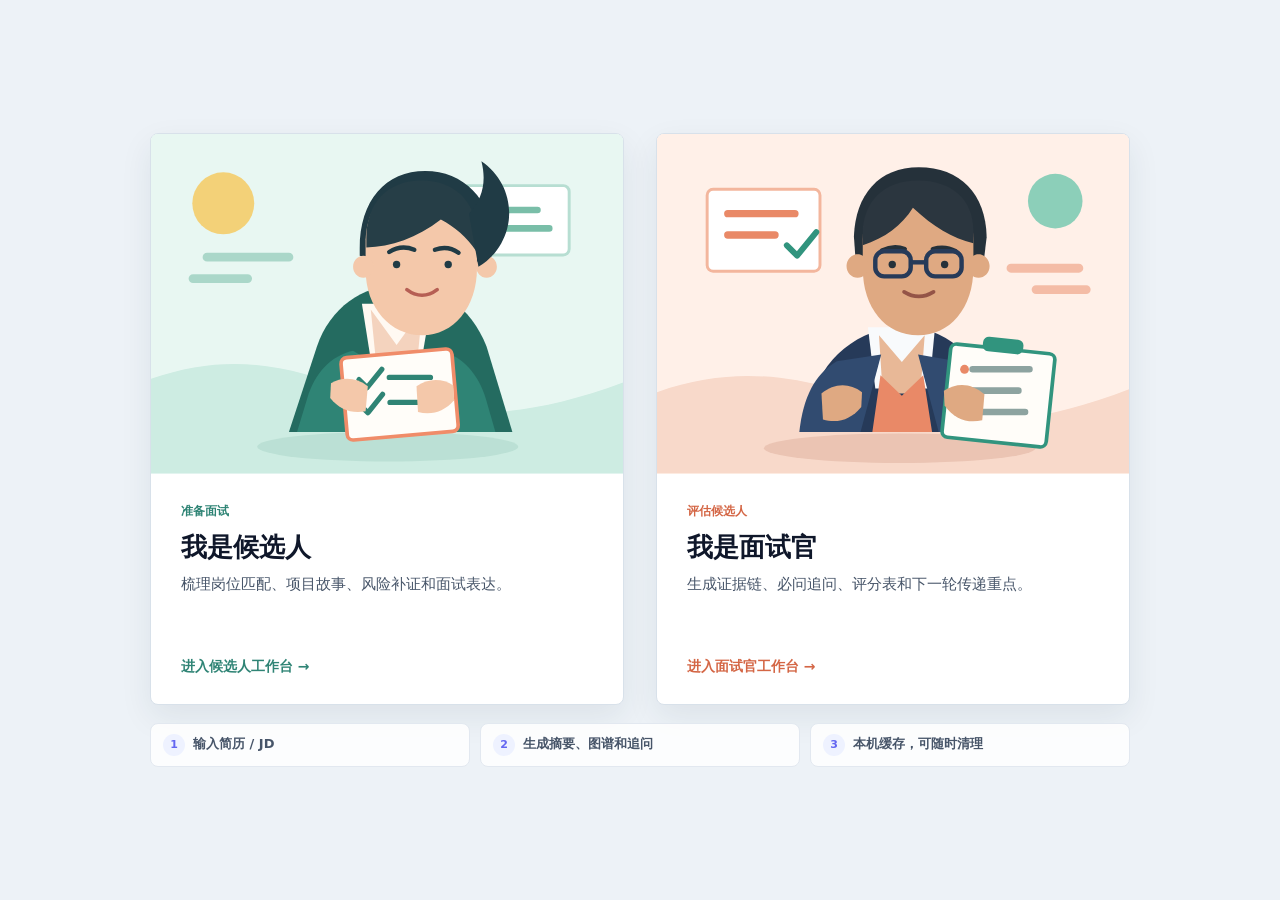
<file: apps/web/index.html>
<!doctype html>
<html lang="zh-CN" data-theme="light">
  <head>
    <meta charset="utf-8" />
    <meta name="viewport" content="width=device-width, initial-scale=1" />
    <title>OfferAgent 面试评估</title>
    <meta
      name="description"
      content="OfferAgent redesigned workspace for candidate preparation, interviewer evaluation, evidence graph, virtual committee, feedback, and offer simulation."
    />
    <link rel="stylesheet" href="./styles.css?v=web-20260710-8" />
  </head>
  <body class="onboarding-active" data-page-mode="candidate">
    <div class="app page view-workbench">
      <header class="header">
        <div class="header-brand brand">
          <div class="header-logo brand-mark">OA</div>
          <div class="header-title">
            <strong>OfferAgent 面试评估</strong>
            <span>Offer 沙盘 + 面试官视角库</span>
          </div>
        </div>

        <div class="header-actions">
          <div class="segmented audience-switch" role="tablist" aria-label="受众">
            <button class="active" type="button" data-audience-mode="candidate" aria-selected="true">候选人</button>
            <button type="button" data-audience-mode="interviewer" aria-selected="false">面试官</button>
          </div>
          <div class="segmented view-switch" role="tablist" aria-label="工作区视图">
            <button class="active" type="button" data-workspace-view="workbench" aria-selected="true">工作台</button>
            <button type="button" data-workspace-view="graph" aria-selected="false">图谱</button>
          </div>
          <label class="language-switch" aria-label="语言" hidden>
            <select id="language" class="lang-select">
              <option value="zh">中文</option>
              <option value="en">English</option>
            </select>
          </label>
        </div>
      </header>

      <main class="main-content" id="mainContent">
        <section class="persona-gate" id="personaGate" aria-label="选择使用身份">
          <div class="persona-gate-inner">
            <div class="persona-options" role="group" aria-label="选择使用身份">
              <button class="persona-option" type="button" data-persona-choice="candidate">
                <span class="persona-illustration" data-persona-illustration="candidate" aria-hidden="true"></span>
                <span class="persona-option-content">
                  <span class="persona-option-kicker">准备面试</span>
                  <strong id="persona-candidate-title">我是候选人</strong>
                  <small id="persona-candidate-description">梳理岗位匹配、项目故事、风险补证和面试表达。</small>
                  <span class="persona-option-action">进入候选人工作台 →</span>
                </span>
              </button>
              <button class="persona-option" type="button" data-persona-choice="interviewer">
                <span class="persona-illustration" data-persona-illustration="interviewer" aria-hidden="true"></span>
                <span class="persona-option-content">
                  <span class="persona-option-kicker">评估候选人</span>
                  <strong id="persona-interviewer-title">我是面试官</strong>
                  <small id="persona-interviewer-description">生成证据链、必问追问、评分表和下一轮传递重点。</small>
                  <span class="persona-option-action">进入面试官工作台 →</span>
                </span>
              </button>
            </div>
            <div class="persona-guide" aria-label="本地工作流说明">
              <span><strong>1</strong> 输入简历 / JD</span>
              <span><strong>2</strong> 生成摘要、图谱和追问</span>
              <span><strong>3</strong> 本机缓存，可随时清理</span>
            </div>
          </div>
        </section>

        <section class="primary-col config-view" id="configView" aria-label="工作台" tabindex="-1" hidden>
          <div class="card config-card" id="step1Card">
            <div class="card-header">
              <div class="card-header-left">
                <div class="card-step-badge section-icon-badge" aria-hidden="true">⚙</div>
                <div>
                  <div class="card-title" id="config-card-title">设置面试目标</div>
                  <div class="card-subtitle" id="config-card-subtitle">先完成岗位和阶段设置，模型配置可在高级设置中调整</div>
                </div>
              </div>
              <div class="config-quick-actions">
                <label class="sample-route-select">
                  <span>样例路线</span>
                  <select id="sampleScenario" class="field-select">
                    <option value="candidate_prep">候选人准备</option>
                    <option value="interviewer_eval">面试官评估</option>
                    <option value="offer_negotiation">Offer 谈判</option>
                  </select>
                </label>
                <button id="mockBtn" class="btn btn-secondary btn-sm" type="button">填充脱敏样例</button>
                <button id="clearCacheBtn" class="btn btn-ghost btn-sm" type="button">清理本机缓存</button>
              </div>
            </div>
            <div id="cacheStatus" class="cache-status" aria-live="polite">本机缓存：运行记录 0 条，反馈记录 0 条</div>
            <div id="cacheList" class="cache-list" hidden></div>
            <div class="card-body">
              <div class="model-sandbox-grid">
                <section class="sub-card sandbox-panel sub-panel" aria-label="Offer 沙盘">
                  <div class="sub-panel-head">
                    <span>面试目标与 Offer 约束</span>
                    <small>设置目标岗位、面试阶段和可选的谈薪约束</small>
                  </div>
                  <div class="form-row cols-3 compact-fields">
                    <label class="field">
                      <span class="field-label">目标岗位</span>
                      <select class="field-select" id="targetRole">
                        <option value="product_manager">产品经理</option>
                        <option value="developer">开发人员</option>
                        <option value="technical_support">技术支持人员</option>
                        <option value="sales">销售人员</option>
                      </select>
                    </label>
                    <label class="field">
                      <span class="field-label">候选人阶段</span>
                      <select class="field-select" id="candidateStage">
                        <option value="初筛">初筛</option>
                        <option value="业务一面" selected>业务一面</option>
                        <option value="业务终面">业务终面</option>
                        <option value="Offer 前">Offer 前</option>
                      </select>
                    </label>
                    <label class="field">
                      <span class="field-label">目标职级</span>
                      <input class="field-input" id="targetLevel" type="text" placeholder="例如 P6 / 中级岗位" autocomplete="off" />
                    </label>
                  </div>
                  <label class="field">
                    <span class="field-label">Offer / 谈薪约束（可选）</span>
                    <textarea class="field-textarea" id="offerConstraints" rows="3" placeholder="例如预算范围、竞品 Offer、到岗时间、团队紧急程度。"></textarea>
                  </label>
                </section>

                <details class="sub-card config-panel advanced-model-settings" id="advancedModelSettings">
                  <summary class="advanced-model-summary">
                    <span class="advanced-model-copy">
                      <strong id="config-title">高级设置：模型与代理</strong>
                      <small id="config-panel-hint">默认使用 Mock Demo，无需配置即可体验</small>
                    </span>
                    <span class="mode-indicator" id="modelMode">当前模式：Mock Demo</span>
                  </summary>
                  <div class="advanced-model-body">
                    <div class="form-row cols-2 compact-fields">
                      <label class="field">
                        <span class="field-label">模型服务商</span>
                        <select class="field-select" id="provider">
                          <option value="mock">Mock Demo</option>
                          <option value="openai">OpenAI 官方接口</option>
                          <option value="deepseek">DeepSeek 官方接口</option>
                          <option value="qwen">通义千问 / DashScope</option>
                          <option value="kimi">Kimi / Moonshot</option>
                          <option value="custom">代理 / 自定义接口</option>
                        </select>
                      </label>
                      <label class="field">
                        <span class="field-label">模型名称</span>
                        <input class="field-input" id="model" type="text" value="gpt-4.1-mini" autocomplete="off" />
                      </label>
                      <label class="field">
                        <span class="field-label">临时 API Key</span>
                        <input class="field-input" id="apiKey" type="password" placeholder="Mock 模式不需要 Key" autocomplete="off" spellcheck="false" />
                      </label>
                    <label class="field">
                      <span class="field-label">Base URL（可选）</span>
                      <input class="field-input" id="baseUrl" type="url" placeholder="https://your-worker.workers.dev" autocomplete="off" spellcheck="false" />
                    </label>
                  </div>
                  <div class="model-test-row">
                    <button id="testModelBtn" class="btn btn-secondary btn-sm" type="button">测试连接</button>
                    <span id="modelTestStatus" class="model-test-status" aria-live="polite">真实模型模式下可测试 Base URL、Key 和模型名。</span>
                  </div>
                </div>
              </details>
              </div>
            </div>
          </div>

          <div class="card input-card" id="step2Card">
            <div class="card-header">
              <div class="card-header-left">
                <div class="card-step-badge section-icon-badge" aria-hidden="true">📄</div>
                <div>
                  <div class="card-title" id="input-title">输入简历与 JD</div>
                  <div class="card-subtitle" id="input-card-subtitle">候选人简历与岗位 JD 左右布局，便于对照补充</div>
                </div>
              </div>
              <button id="clearBtn" class="btn btn-ghost btn-sm btn-danger" type="button">清空当前页面</button>
            </div>
            <div class="card-body">
              <div class="resume-jd-grid">
                <label class="field">
                  <span class="field-label">候选人简历</span>
                  <textarea class="field-textarea tall" id="resume" rows="10" placeholder="粘贴候选人简历文本。不建议在公共设备输入真实敏感信息。"></textarea>
                </label>
                <label class="field">
                  <span class="field-label">岗位 JD</span>
                  <textarea class="field-textarea tall" id="jobDescription" rows="10" placeholder="粘贴目标岗位 JD。"></textarea>
                </label>
              </div>
              <label class="field context-field">
                <span class="field-label">公司 / 面试上下文（可选）</span>
                <textarea class="field-textarea" id="companyContext" rows="3" placeholder="例如公司阶段、业务方向、目标职级、面试重点、薪资约束等。"></textarea>
              </label>
            </div>
          </div>

          <div class="card skill-card-wrap" id="step3Card">
            <div class="card-header">
              <div class="card-header-left">
                <div class="card-step-badge section-icon-badge" aria-hidden="true">👥</div>
                <div>
                  <div class="card-title" id="skill-card-title">选择面试官角色</div>
                  <div class="card-subtitle" id="skill-card-subtitle">勾选需要参与评估的虚拟面试官，不同角色提供不同视角的追问</div>
                </div>
              </div>
            </div>
            <div class="card-body">
              <div class="skill-grid" id="skillGrid">
                <label class="skill-card skill-card-item selected"><input class="skill-toggle" type="checkbox" value="hr" checked /><span class="skill-card-body"><strong>虚拟 HR 面试官</strong><small>深挖动机、岗位偏好、到岗约束和风险边界</small></span></label>
                <label class="skill-card skill-card-item selected"><input class="skill-toggle" type="checkbox" value="business" checked /><span class="skill-card-body"><strong>虚拟业务负责人</strong><small>结合 JD 思索业务判断、指标口径和结果归因</small></span></label>
                <label class="skill-card skill-card-item selected"><input class="skill-toggle" type="checkbox" value="project" checked /><span class="skill-card-body"><strong>虚拟项目推进面试官</strong><small>深挖里程碑、资源协调和复盘机制</small></span></label>
                <label class="skill-card skill-card-item"><input class="skill-toggle" type="checkbox" value="negotiation" /><span class="skill-card-body"><strong>虚拟谈薪顾问</strong><small>深挖机会标准、竞争 Offer 和谈薪策略</small></span></label>
                <label class="skill-card skill-card-item selected"><input class="skill-toggle" type="checkbox" value="decision" checked /><span class="skill-card-body"><strong>决策层压力官</strong><small>用预算、战略取舍和 ROI 压力测试判断</small></span></label>
              </div>
              <div class="generate-row">
                <div id="inputReadiness" class="input-readiness" aria-live="polite"></div>
                <button id="generateBtn" class="btn btn-primary btn-lg" type="button">生成报告</button>
                <p id="status" class="status" role="status">准备就绪。未配置 Key 时会使用 Mock Demo。</p>
              </div>
            </div>
          </div>
        </section>

        <section class="primary-col results-view" id="resultsView" aria-label="图谱与报告" style="display:none">
          <div class="tabs result-tabs" id="resultTabs" role="tablist" aria-label="结果视图">
            <button class="tab-btn active" type="button" data-result-view="report" aria-selected="true"><span class="tab-icon" aria-hidden="true">📝</span><span class="tab-label">报告预览</span></button>
            <button class="tab-btn" type="button" data-result-view="graph" aria-selected="false"><span class="tab-icon" aria-hidden="true">🔗</span><span class="tab-label">证据图谱</span></button>
            <button class="tab-btn" type="button" data-result-view="panel" aria-selected="false"><span class="tab-icon" aria-hidden="true">💬</span><span class="tab-label">虚拟委员会</span></button>
            <button class="tab-btn" type="button" data-result-view="summary" aria-selected="false"><span class="tab-icon" aria-hidden="true">📊</span><span class="tab-label">结果摘要</span></button>
          </div>

          <div class="results-grid">
            <section class="card result-panel report-panel active" data-panel="report" aria-labelledby="report-title">
              <div class="card-header report-head">
                <div class="card-header-left">
                  <div class="card-step-badge icon-badge" aria-hidden="true">📝</div>
                  <div>
                    <div class="card-title" id="report-title">评估报告</div>
                    <div class="card-subtitle">可从图谱节点、委员会发言弹窗追溯到报告段落</div>
                  </div>
                </div>
                <span id="runBadge" class="badge badge-info">尚未生成</span>
              </div>
              <div id="reportProgress" class="stream-progress report-progress" aria-label="报告生成进度"></div>
              <article id="report" class="report report-content empty" aria-live="polite">
                <div class="empty-state">
                  <span class="empty-mark">OA</span>
                  <h3>等待生成评估报告</h3>
                  <p>点击生成报告后会立即切换到图谱页面，生成完成后自动补齐报告、图谱、委员会和评分表。</p>
                </div>
              </article>
            </section>

            <section class="card result-panel graph-panel" data-panel="graph" aria-labelledby="graph-title">
              <div class="card-header graph-head">
                <div class="card-header-left">
                  <div class="card-step-badge icon-badge" aria-hidden="true">🔗</div>
                  <div>
                    <div class="card-title" id="graph-title">证据关系图谱</div>
                    <div class="card-subtitle">节点点击使用弹窗查看详情，并保留报告追溯能力</div>
                  </div>
                </div>
              </div>
              <section id="evidenceGraph" class="evidence-graph empty" aria-label="证据关系图谱"></section>
            </section>

            <section class="card result-panel panel-panel" data-panel="panel" aria-labelledby="virtual-panel-title">
              <div class="card-header">
                <div class="card-header-left">
                  <div class="card-step-badge icon-badge" aria-hidden="true">💬</div>
                  <div>
                    <div class="card-title" id="virtual-panel-title">虚拟委员会</div>
                    <div class="card-subtitle">纯文本流式讨论，发言和主持人总结可追溯</div>
                  </div>
                </div>
                <em id="virtualPanelChatStatus" class="badge badge-info">Waiting</em>
              </div>
              <div id="virtualPanelChat" class="virtual-panel-chat-body" aria-live="polite"></div>
            </section>

            <section class="card result-panel summary-panel" data-panel="summary" aria-labelledby="decision-summary-title">
              <div class="card-header">
                <div class="card-header-left">
                  <div class="card-step-badge icon-badge" aria-hidden="true">📊</div>
                  <div>
                    <div class="card-title" id="decision-summary-title">结果摘要</div>
                    <div class="card-subtitle">Offer 概率、证据缺口、反馈影响和阶段状态</div>
                  </div>
                </div>
                <div class="top-export-bar summary-export-actions" aria-label="导出报告">
                  <button id="copySummaryBtn" class="btn btn-secondary btn-sm" type="button" disabled>复制结论</button>
                  <button id="copyQuestionsBtn" class="btn btn-secondary btn-sm" type="button" disabled>复制追问</button>
                  <button id="copyPrepBtn" class="btn btn-secondary btn-sm" type="button" disabled>复制准备清单</button>
                  <button id="downloadMarkdownBtn" class="btn btn-secondary btn-sm" type="button" disabled>导出 Markdown</button>
                  <button id="copyAtsBtn" class="btn btn-secondary btn-sm" type="button" disabled>复制 ATS</button>
                  <button id="copyNotionBtn" class="btn btn-secondary btn-sm" type="button" disabled>复制 Notion</button>
                  <button id="downloadMdBtn" class="btn btn-secondary btn-sm" type="button" disabled hidden>导出候选人报告</button>
                  <button id="downloadInterviewerBtn" class="btn btn-secondary btn-sm" type="button" disabled hidden>导出面试官报告</button>
                  <button id="downloadOfferBtn" class="btn btn-secondary btn-sm" type="button" disabled hidden>导出 Offer 推演</button>
                </div>
              </div>
              <div id="decisionSummary" class="decision-summary empty" aria-live="polite"></div>
            </section>
          </div>
        </section>

        <aside class="secondary-col" id="sidebar" aria-label="侧边栏">
          <section class="card scorecard-card" id="scorecardCard" aria-labelledby="interviewer-scorecard-title">
            <div class="card-header compact-header">
              <div class="card-header-left">
                <div class="card-step-badge section-icon-badge" aria-hidden="true">📋</div>
                <div class="card-title" id="interviewer-scorecard-title">面试官评分表</div>
              </div>
              <span id="interviewerScorecardStatus" class="badge badge-info">待生成</span>
            </div>
            <div id="interviewerScorecard" class="interviewer-scorecard empty" aria-live="polite"></div>
          </section>

          <section class="card feedback-panel" id="feedbackCard" aria-labelledby="feedback-title">
            <div class="card-header compact-header">
              <div class="card-header-left">
                <div class="card-step-badge section-icon-badge feedback-icon-badge" aria-hidden="true">✍</div>
                <div>
                  <div class="card-title" id="feedback-title">人工反馈</div>
                </div>
              </div>
              <span class="badge badge-warn run-badge">本机浏览器保存</span>
            </div>
            <div class="feedback-form">
              <div class="form-row cols-2 compact-fields">
                <label class="field"><span class="field-label">是否同意系统判断</span><select class="field-select" id="feedbackAgreement"><option value="未反馈">未反馈</option><option value="同意">同意</option><option value="部分同意">部分同意</option><option value="不同意">不同意</option></select></label>
                <label class="field"><span class="field-label">追问是否可采用</span><select class="field-select" id="feedbackQuestionUse"><option value="未反馈">未反馈</option><option value="采用">采用</option><option value="改写采用">改写采用</option><option value="未采用">未采用</option></select></label>
                <label class="field"><span class="field-label">不同意原因</span><select class="field-select" id="feedbackDisagreementReason"><option value="未反馈">未反馈</option><option value="证据不足">证据不足</option><option value="权重不同">权重不同</option><option value="岗位理解不同">岗位理解不同</option><option value="系统误判">系统误判</option></select></label>
                <label class="field"><span class="field-label">证据是否充分</span><select class="field-select" id="feedbackEvidenceSufficiency"><option value="未反馈">未反馈</option><option value="充分">充分</option><option value="部分充分">部分充分</option><option value="不充分">不充分</option></select></label>
                <label class="field wide-field"><span class="field-label">面试后是否验证风险</span><select class="field-select" id="feedbackRiskValidation"><option value="未反馈">未反馈</option><option value="已证实">已证实</option><option value="已推翻">已推翻</option><option value="仍待验证">仍待验证</option></select></label>
              </div>
              <div class="feedback-notes-row">
                <label class="field feedback-notes"><span class="field-label">人工补充意见</span><textarea class="field-textarea" id="feedbackNotes" rows="4" placeholder="记录面试官的人工判断、新风险或需要写入报告的问题。"></textarea></label>
                <button id="appendFeedbackBtn" class="btn btn-primary feedback-append-btn" type="button" disabled>把反馈写入报告</button>
              </div>
              <div id="feedbackImpactPreview" class="feedback-impact-preview" aria-live="polite"></div>
            </div>
          </section>
        </aside>
      </main>
    </div>

    <script src="./src/domain-data.js?v=web-20260710-2"></script>
    <script src="./src/skill-registry.js?v=web-20260710-1"></script>
    <script src="./src/run-cache.js?v=web-20260710-2"></script>
    <script src="./src/input-readiness.js?v=web-20260710-1"></script>
    <script src="./src/persona-illustrations.js?v=web-20260710-1"></script>
    <script src="./src/i18n.js?v=web-20260710-7"></script>
    <script src="./src/localization-mappers.js?v=web-20260710-4"></script>
    <script src="./src/virtual-panel.js?v=web-20260710-2"></script>
    <script src="./src/evidence-graph.js?v=web-20260710-2"></script>
    <script src="./src/localized-run-view.js?v=web-20260710-5"></script>
    <script src="./src/graph-view.js?v=web-20260710-4"></script>
    <script src="./src/panel-view.js?v=web-20260710-1"></script>
    <script src="./src/report-builders.js?v=web-20260710-3"></script>
    <script src="./src/reports-view.js?v=web-20260710-5"></script>
    <script src="./src/model-client.js?v=web-20260710-6"></script>
    <script src="./src/report-export-template.js?v=web-20260710-2"></script>
    <script src="./src/pdf-export.js?v=web-20260710-1"></script>
    <script src="./src/feedback-engine.js?v=web-20260710-1"></script>
    <script src="./src/assessment-rules.js?v=web-20260710-1"></script>
    <script src="./src/report-content-helpers.js?v=web-20260710-2"></script>
    <script src="./src/evaluation-engine.js?v=web-20260710-1"></script>
    <script src="./app.js?v=web-20260710-23"></script>
  </body>
</html>
</file>
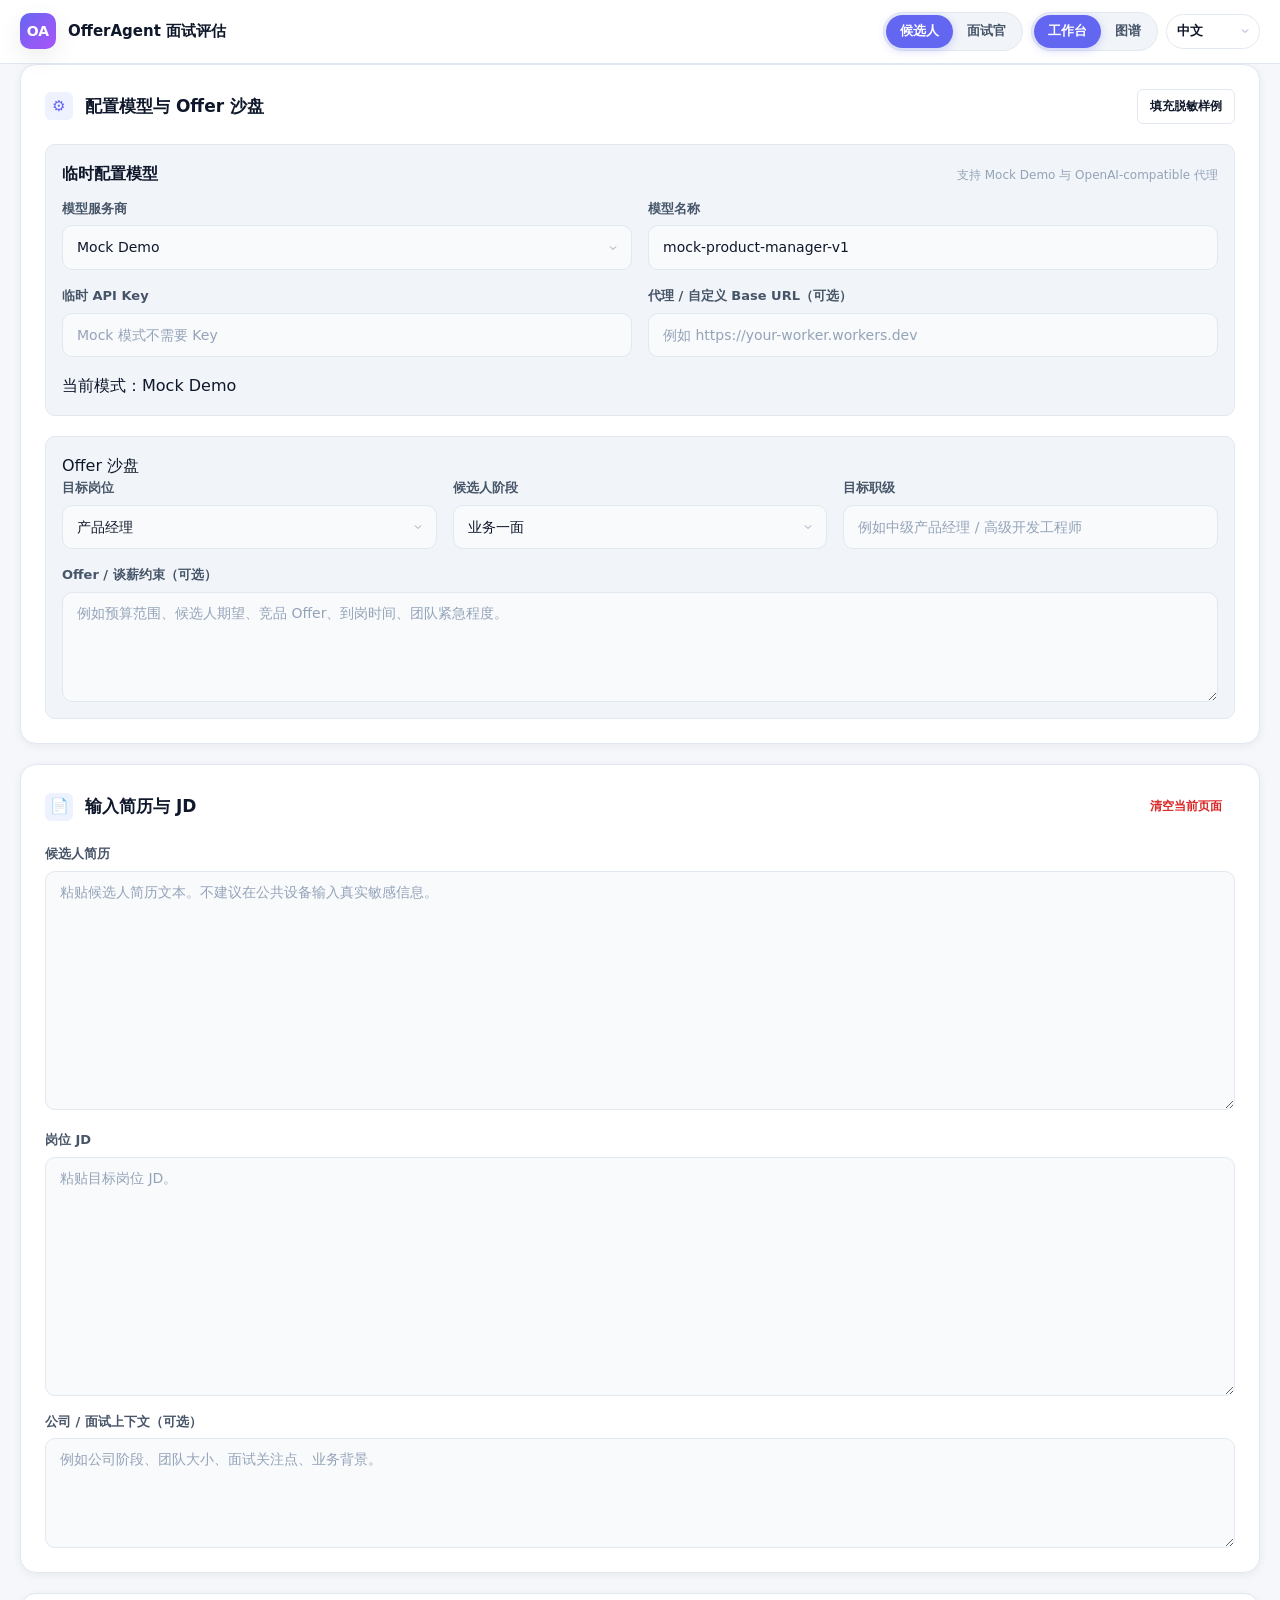
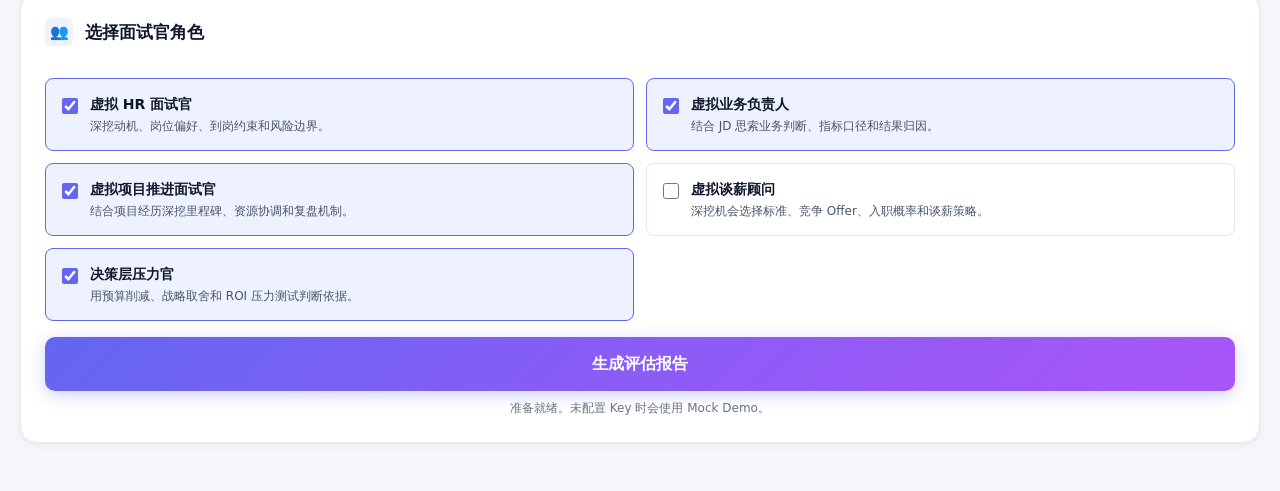
<file: apps/web2/index.html>
<!doctype html>
<html lang="zh-CN" data-theme="light">
  <head>
    <meta charset="utf-8" />
    <meta name="viewport" content="width=device-width, initial-scale=1" />
    <title>OfferAgent 面试评估</title>
    <meta
      name="description"
      content="OfferAgent redesigned workspace for candidate preparation, interviewer evaluation, evidence graph, virtual committee, feedback, and offer simulation."
    />
    <link rel="stylesheet" href="./styles.css?v=web2-20260709" />
  </head>
  <body data-page-mode="candidate">
    <div class="app page view-workbench">
      <header class="header">
        <div class="header-brand brand">
          <div class="header-logo brand-mark">OA</div>
          <div class="header-title">
            <strong>OfferAgent 面试评估</strong>
            <span>Offer 沙盘 + 面试官视角库</span>
          </div>
        </div>

        <div class="header-actions">
          <div class="segmented audience-switch" role="tablist" aria-label="受众">
            <button class="active" type="button" data-audience-mode="candidate" aria-selected="true">候选人</button>
            <button type="button" data-audience-mode="interviewer" aria-selected="false">面试官</button>
          </div>
          <div class="segmented view-switch" role="tablist" aria-label="工作区视图">
            <button class="active" type="button" data-workspace-view="workbench" aria-selected="true">工作台</button>
            <button type="button" data-workspace-view="graph" aria-selected="false">图谱</button>
          </div>
          <label class="language-switch" aria-label="语言">
            <select id="language" class="lang-select">
              <option value="zh">中文</option>
              <option value="en">English</option>
            </select>
          </label>
        </div>
      </header>

      <main class="main-content" id="mainContent">
        <section class="primary-col config-view" id="configView" aria-label="工作台">
          <div class="card config-card" id="step1Card">
            <div class="card-header">
              <div class="card-header-left">
                <div class="card-step-badge section-icon-badge" aria-hidden="true">⚙</div>
                <div>
                  <div class="card-title">配置模型与 Offer 沙盘</div>
                  <div class="card-subtitle">选择模型服务，设置岗位目标、阶段和谈薪约束</div>
                </div>
              </div>
              <button id="mockBtn" class="btn btn-secondary btn-sm" type="button">填充脱敏样例</button>
            </div>
            <div class="card-body">
              <div class="model-sandbox-grid">
                <section class="sub-card config-panel" aria-label="临时配置模型">
                  <div class="model-panel-head">
                    <span>临时配置模型</span>
                    <small>支持 Mock Demo 与 OpenAI-compatible 代理</small>
                  </div>
                  <div class="form-row cols-2 compact-fields">
                    <label class="field">
                      <span class="field-label">模型服务商</span>
                      <select class="field-select" id="provider">
                        <option value="mock">Mock Demo</option>
                        <option value="openai">OpenAI 官方接口</option>
                        <option value="deepseek">DeepSeek 官方接口</option>
                        <option value="qwen">通义千问 / DashScope</option>
                        <option value="kimi">Kimi / Moonshot</option>
                        <option value="custom">代理 / 自定义接口</option>
                      </select>
                    </label>
                    <label class="field">
                      <span class="field-label">模型名称</span>
                      <input class="field-input" id="model" type="text" value="gpt-4.1-mini" autocomplete="off" />
                    </label>
                    <label class="field">
                      <span class="field-label">临时 API Key</span>
                      <input class="field-input" id="apiKey" type="password" placeholder="Mock 模式不需要 Key" autocomplete="off" spellcheck="false" />
                    </label>
                    <label class="field">
                      <span class="field-label">Base URL（可选）</span>
                      <input class="field-input" id="baseUrl" type="url" placeholder="https://your-worker.workers.dev" autocomplete="off" spellcheck="false" />
                    </label>
                  </div>
                  <div class="mode-indicator" id="modelMode">当前模式：Mock Demo</div>
                </section>

                <section class="sub-card sandbox-panel sub-panel" aria-label="Offer 沙盘">
                  <div class="sub-panel-head">
                    <span>Offer 沙盘</span>
                    <small>模拟面试推进、录用风险和谈薪约束</small>
                  </div>
                  <div class="form-row cols-3 compact-fields">
                    <label class="field">
                      <span class="field-label">目标岗位</span>
                      <select class="field-select" id="targetRole">
                        <option value="product_manager">产品经理</option>
                        <option value="developer">开发人员</option>
                        <option value="technical_support">技术支持人员</option>
                        <option value="sales">销售人员</option>
                      </select>
                    </label>
                    <label class="field">
                      <span class="field-label">候选人阶段</span>
                      <select class="field-select" id="candidateStage">
                        <option value="初筛">初筛</option>
                        <option value="业务一面" selected>业务一面</option>
                        <option value="业务终面">业务终面</option>
                        <option value="Offer 前">Offer 前</option>
                      </select>
                    </label>
                    <label class="field">
                      <span class="field-label">目标职级</span>
                      <input class="field-input" id="targetLevel" type="text" placeholder="例如 P6 / 中级岗位" autocomplete="off" />
                    </label>
                  </div>
                  <label class="field">
                    <span class="field-label">Offer / 谈薪约束（可选）</span>
                    <textarea class="field-textarea" id="offerConstraints" rows="3" placeholder="例如预算范围、竞品 Offer、到岗时间、团队紧急程度。"></textarea>
                  </label>
                </section>
              </div>
            </div>
          </div>

          <div class="card input-card" id="step2Card">
            <div class="card-header">
              <div class="card-header-left">
                <div class="card-step-badge section-icon-badge" aria-hidden="true">📄</div>
                <div>
                  <div class="card-title">输入简历与 JD</div>
                  <div class="card-subtitle">候选人简历与岗位 JD 左右布局，便于对照补充</div>
                </div>
              </div>
              <button id="clearBtn" class="btn btn-ghost btn-sm btn-danger" type="button">清空当前页面</button>
            </div>
            <div class="card-body">
              <div class="resume-jd-grid">
                <label class="field">
                  <span class="field-label">候选人简历</span>
                  <textarea class="field-textarea tall" id="resume" rows="10" placeholder="粘贴候选人简历文本。不建议在公共设备输入真实敏感信息。"></textarea>
                </label>
                <label class="field">
                  <span class="field-label">岗位 JD</span>
                  <textarea class="field-textarea tall" id="jobDescription" rows="10" placeholder="粘贴目标岗位 JD。"></textarea>
                </label>
              </div>
              <label class="field context-field">
                <span class="field-label">公司 / 面试上下文（可选）</span>
                <textarea class="field-textarea" id="companyContext" rows="3" placeholder="例如公司阶段、业务方向、目标职级、面试重点、薪资约束等。"></textarea>
              </label>
            </div>
          </div>

          <div class="card skill-card-wrap" id="step3Card">
            <div class="card-header">
              <div class="card-header-left">
                <div class="card-step-badge section-icon-badge" aria-hidden="true">👥</div>
                <div>
                  <div class="card-title">选择面试官角色</div>
                  <div class="card-subtitle">勾选需要参与评估的虚拟面试官，不同角色提供不同视角的追问</div>
                </div>
              </div>
            </div>
            <div class="card-body">
              <div class="skill-grid" id="skillGrid">
                <label class="skill-card skill-card-item selected"><input class="skill-toggle" type="checkbox" value="hr" checked /><span class="skill-card-body"><strong>虚拟 HR 面试官</strong><small>深挖动机、岗位偏好、到岗约束和风险边界</small></span></label>
                <label class="skill-card skill-card-item selected"><input class="skill-toggle" type="checkbox" value="business" checked /><span class="skill-card-body"><strong>虚拟业务负责人</strong><small>结合 JD 思索业务判断、指标口径和结果归因</small></span></label>
                <label class="skill-card skill-card-item selected"><input class="skill-toggle" type="checkbox" value="project" checked /><span class="skill-card-body"><strong>虚拟项目推进面试官</strong><small>深挖里程碑、资源协调和复盘机制</small></span></label>
                <label class="skill-card skill-card-item"><input class="skill-toggle" type="checkbox" value="negotiation" /><span class="skill-card-body"><strong>虚拟谈薪顾问</strong><small>深挖机会标准、竞争 Offer 和谈薪策略</small></span></label>
                <label class="skill-card skill-card-item selected"><input class="skill-toggle" type="checkbox" value="decision" checked /><span class="skill-card-body"><strong>决策层压力官</strong><small>用预算、战略取舍和 ROI 压力测试判断</small></span></label>
              </div>
              <div class="generate-row">
                <button id="generateBtn" class="btn btn-primary btn-lg" type="button">生成报告</button>
                <p id="status" class="status" role="status">准备就绪。未配置 Key 时会使用 Mock Demo。</p>
              </div>
            </div>
          </div>
        </section>

        <section class="primary-col results-view" id="resultsView" aria-label="图谱与报告" style="display:none">
          <div class="tabs result-tabs" id="resultTabs" role="tablist" aria-label="结果视图">
            <button class="tab-btn active" type="button" data-result-view="report" aria-selected="true"><span class="tab-icon" aria-hidden="true">📝</span><span class="tab-label">报告预览</span></button>
            <button class="tab-btn" type="button" data-result-view="graph" aria-selected="false"><span class="tab-icon" aria-hidden="true">🔗</span><span class="tab-label">证据图谱</span></button>
            <button class="tab-btn" type="button" data-result-view="panel" aria-selected="false"><span class="tab-icon" aria-hidden="true">💬</span><span class="tab-label">虚拟委员会</span></button>
            <button class="tab-btn" type="button" data-result-view="summary" aria-selected="false"><span class="tab-icon" aria-hidden="true">📊</span><span class="tab-label">结果摘要</span></button>
          </div>

          <div class="results-grid">
            <section class="card result-panel report-panel active" data-panel="report" aria-labelledby="report-title">
              <div class="card-header report-head">
                <div class="card-header-left">
                  <div class="card-step-badge icon-badge" aria-hidden="true">📝</div>
                  <div>
                    <div class="card-title" id="report-title">评估报告</div>
                    <div class="card-subtitle">可从图谱节点、委员会发言弹窗追溯到报告段落</div>
                  </div>
                </div>
                <span id="runBadge" class="badge badge-info">尚未生成</span>
              </div>
              <div id="reportProgress" class="stream-progress report-progress" aria-label="报告生成进度"></div>
              <article id="report" class="report report-content empty" aria-live="polite">
                <div class="empty-state">
                  <span class="empty-mark">OA</span>
                  <h3>等待生成评估报告</h3>
                  <p>点击生成报告后会立即切换到图谱页面，生成完成后自动补齐报告、图谱、委员会和评分表。</p>
                </div>
              </article>
            </section>

            <section class="card result-panel graph-panel" data-panel="graph" aria-labelledby="graph-title">
              <div class="card-header graph-head">
                <div class="card-header-left">
                  <div class="card-step-badge icon-badge" aria-hidden="true">🔗</div>
                  <div>
                    <div class="card-title" id="graph-title">证据关系图谱</div>
                    <div class="card-subtitle">节点点击使用弹窗查看详情，并保留报告追溯能力</div>
                  </div>
                </div>
              </div>
              <section id="evidenceGraph" class="evidence-graph empty" aria-label="证据关系图谱"></section>
            </section>

            <section class="card result-panel panel-panel" data-panel="panel" aria-labelledby="virtual-panel-title">
              <div class="card-header">
                <div class="card-header-left">
                  <div class="card-step-badge icon-badge" aria-hidden="true">💬</div>
                  <div>
                    <div class="card-title" id="virtual-panel-title">虚拟委员会</div>
                    <div class="card-subtitle">纯文本流式讨论，发言和主持人总结可追溯</div>
                  </div>
                </div>
                <em id="virtualPanelChatStatus" class="badge badge-info">Waiting</em>
              </div>
              <div id="virtualPanelChat" class="virtual-panel-chat-body" aria-live="polite"></div>
            </section>

            <section class="card result-panel summary-panel" data-panel="summary" aria-labelledby="decision-summary-title">
              <div class="card-header">
                <div class="card-header-left">
                  <div class="card-step-badge icon-badge" aria-hidden="true">📊</div>
                  <div>
                    <div class="card-title" id="decision-summary-title">结果摘要</div>
                    <div class="card-subtitle">Offer 概率、证据缺口、反馈影响和阶段状态</div>
                  </div>
                </div>
                <div class="top-export-bar summary-export-actions" aria-label="导出报告">
                  <button id="downloadMdBtn" class="btn btn-secondary btn-sm" type="button" disabled hidden>导出候选人报告</button>
                  <button id="downloadInterviewerBtn" class="btn btn-secondary btn-sm" type="button" disabled hidden>导出面试官报告</button>
                  <button id="downloadOfferBtn" class="btn btn-secondary btn-sm" type="button" disabled hidden>导出 Offer 推演</button>
                </div>
              </div>
              <div id="decisionSummary" class="decision-summary empty" aria-live="polite"></div>
            </section>
          </div>
        </section>

        <aside class="secondary-col" id="sidebar" aria-label="侧边栏">
          <section class="card scorecard-card" id="scorecardCard" aria-labelledby="interviewer-scorecard-title">
            <div class="card-header compact-header">
              <div class="card-header-left">
                <div class="card-step-badge section-icon-badge" aria-hidden="true">📋</div>
                <div class="card-title" id="interviewer-scorecard-title">面试官评分表</div>
              </div>
              <span id="interviewerScorecardStatus" class="badge badge-info">待生成</span>
            </div>
            <div id="interviewerScorecard" class="interviewer-scorecard empty" aria-live="polite"></div>
          </section>

          <section class="card feedback-panel" id="feedbackCard" aria-labelledby="feedback-title">
            <div class="card-header compact-header">
              <div class="card-header-left">
                <div class="card-step-badge section-icon-badge feedback-icon-badge" aria-hidden="true">✍</div>
                <div>
                  <div class="card-title" id="feedback-title">人工反馈</div>
                </div>
              </div>
              <span class="badge badge-warn run-badge">仅当前页面有效</span>
            </div>
            <div class="feedback-form">
              <div class="form-row cols-2 compact-fields">
                <label class="field"><span class="field-label">是否同意系统判断</span><select class="field-select" id="feedbackAgreement"><option value="未反馈">未反馈</option><option value="同意">同意</option><option value="部分同意">部分同意</option><option value="不同意">不同意</option></select></label>
                <label class="field"><span class="field-label">追问是否可采用</span><select class="field-select" id="feedbackQuestionUse"><option value="未反馈">未反馈</option><option value="采用">采用</option><option value="改写采用">改写采用</option><option value="未采用">未采用</option></select></label>
                <label class="field"><span class="field-label">不同意原因</span><select class="field-select" id="feedbackDisagreementReason"><option value="未反馈">未反馈</option><option value="证据不足">证据不足</option><option value="权重不同">权重不同</option><option value="岗位理解不同">岗位理解不同</option><option value="系统误判">系统误判</option></select></label>
                <label class="field"><span class="field-label">证据是否充分</span><select class="field-select" id="feedbackEvidenceSufficiency"><option value="未反馈">未反馈</option><option value="充分">充分</option><option value="部分充分">部分充分</option><option value="不充分">不充分</option></select></label>
                <label class="field wide-field"><span class="field-label">面试后是否验证风险</span><select class="field-select" id="feedbackRiskValidation"><option value="未反馈">未反馈</option><option value="已证实">已证实</option><option value="已推翻">已推翻</option><option value="仍待验证">仍待验证</option></select></label>
              </div>
              <div class="feedback-notes-row">
                <label class="field feedback-notes"><span class="field-label">人工补充意见</span><textarea class="field-textarea" id="feedbackNotes" rows="4" placeholder="记录面试官的人工判断、新风险或需要写入报告的问题。"></textarea></label>
                <button id="appendFeedbackBtn" class="btn btn-primary feedback-append-btn" type="button" disabled>把反馈写入报告</button>
              </div>
            </div>
          </section>
        </aside>
      </main>
    </div>

    <script src="./app.js?v=web2-20260709-2"></script>
  </body>
</html>
</file>
<file: apps/web/styles.css>
﻿/* ============= DESIGN TOKENS ============= */
    :root {
      --font-sans: Inter, ui-sans-serif, system-ui, -apple-system, "Microsoft YaHei", sans-serif;
      --font-mono: "SF Mono", "Cascadia Code", "Fira Code", monospace;
      
      /* Spacing */
      --space-1: 4px; --space-2: 8px; --space-3: 12px; --space-4: 16px;
      --space-5: 20px; --space-6: 24px; --space-8: 32px; --space-10: 40px; --space-12: 48px;
      
      /* Radius */
      --radius-sm: 6px; --radius-md: 10px; --radius-lg: 16px; --radius-xl: 20px; --radius-full: 999px;
      
      /* Shadows */
      --shadow-xs: 0 1px 2px rgba(0,0,0,0.04);
      --shadow-sm: 0 2px 8px rgba(0,0,0,0.06);
      --shadow-md: 0 8px 24px rgba(0,0,0,0.08);
      --shadow-lg: 0 16px 48px rgba(0,0,0,0.1);

      /* Default light theme. The static app does not run the template's inline theme manager. */
      --bg: #f5f7fb;
      --bg-card: #ffffff;
      --bg-card-hover: #fafbfd;
      --bg-input: #f8fafc;
      --bg-subtle: #f1f5f9;
      --bg-overlay: rgba(255,255,255,0.92);
      --text: #0f172a;
      --text-secondary: #475569;
      --text-muted: #94a3b8;
      --border: #e2e8f0;
      --border-focus: #6366f1;
      --accent: #6366f1;
      --accent-hover: #4f46e5;
      --accent-soft: #eef2ff;
      --success: #059669;
      --success-soft: #ecfdf5;
      --warn: #d97706;
      --warn-soft: #fffbeb;
      --danger: #dc2626;
      --danger-soft: #fef2f2;
      --info: #0284c7;
      --info-soft: #f0f9ff;
      --gradient-brand: linear-gradient(135deg, #6366f1 0%, #8b5cf6 50%, #a855f7 100%);
      --gradient-card: linear-gradient(135deg, #f8fafc 0%, #f1f5f9 100%);
    }

    /* Light Theme */
    [data-theme="light"] {
      --bg: #f5f7fb;
      --bg-card: #ffffff;
      --bg-card-hover: #fafbfd;
      --bg-input: #f8fafc;
      --bg-subtle: #f1f5f9;
      --bg-overlay: rgba(255,255,255,0.92);
      --text: #0f172a;
      --text-secondary: #475569;
      --text-muted: #94a3b8;
      --border: #e2e8f0;
      --border-focus: #6366f1;
      --accent: #6366f1;
      --accent-hover: #4f46e5;
      --accent-soft: #eef2ff;
      --success: #059669;
      --success-soft: #ecfdf5;
      --warn: #d97706;
      --warn-soft: #fffbeb;
      --danger: #dc2626;
      --danger-soft: #fef2f2;
      --info: #0284c7;
      --info-soft: #f0f9ff;
      --gradient-brand: linear-gradient(135deg, #6366f1 0%, #8b5cf6 50%, #a855f7 100%);
      --gradient-card: linear-gradient(135deg, #f8fafc 0%, #f1f5f9 100%);
    }

    /* Dark Theme */
    [data-theme="dark"] {
      --bg: #0b0f19;
      --bg-card: #1a2236;
      --bg-card-hover: #243049;
      --bg-input: #141b2d;
      --bg-subtle: #202b42;
      --bg-overlay: rgba(10,14,23,0.96);
      --text: #ffffff;
      --text-secondary: #e2e8f0;
      --text-muted: #b0b8c7;
      --border: #475569;
      --border-focus: #a5b4fc;
      --accent: #8b9cff;
      --accent-hover: #a5b4fc;
      --accent-soft: rgba(139,156,255,0.20);
      --success: #4ade80;
      --success-soft: rgba(74,222,128,0.18);
      --warn: #fbbf24;
      --warn-soft: rgba(251,191,36,0.18);
      --danger: #fb7185;
      --danger-soft: rgba(251,113,133,0.18);
      --info: #7dd3fc;
      --info-soft: rgba(125,211,252,0.18);
      --gradient-brand: linear-gradient(135deg, #8b9cff 0%, #b794f6 50%, #d8b4fe 100%);
      --gradient-card: linear-gradient(135deg, #1a2236 0%, #243049 100%);
    }

    @media (prefers-color-scheme: dark) {
      :root:not([data-theme="light"]) {
        --bg: #0b0f19;
        --bg-card: #1a2236;
        --bg-card-hover: #243049;
        --bg-input: #141b2d;
        --bg-subtle: #202b42;
        --bg-overlay: rgba(10,14,23,0.96);
        --text: #ffffff;
        --text-secondary: #e2e8f0;
        --text-muted: #b0b8c7;
        --border: #475569;
        --border-focus: #a5b4fc;
        --accent: #8b9cff;
        --accent-hover: #a5b4fc;
        --accent-soft: rgba(139,156,255,0.20);
        --success: #4ade80;
        --success-soft: rgba(74,222,128,0.18);
        --warn: #fbbf24;
        --warn-soft: rgba(251,191,36,0.18);
        --danger: #fb7185;
        --danger-soft: rgba(251,113,133,0.18);
        --info: #7dd3fc;
        --info-soft: rgba(125,211,252,0.18);
        --gradient-brand: linear-gradient(135deg, #8b9cff 0%, #b794f6 50%, #d8b4fe 100%);
        --gradient-card: linear-gradient(135deg, #1a2236 0%, #243049 100%);
      }
    }

    /* ============= RESET & BASE ============= */
    *, *::before, *::after { box-sizing: border-box; margin: 0; padding: 0; }
    html { scroll-behavior: smooth; }
    body {
      font-family: var(--font-sans);
      background: var(--bg);
      color: var(--text);
      line-height: 1.6;
      min-height: 100vh;
      transition: background 0.3s ease, color 0.3s ease;
    }
    button, input, select, textarea { font: inherit; }
    img, svg { display: block; max-width: 100%; }
    a { color: var(--accent); text-decoration: none; }
    a:hover { text-decoration: underline; }

    /* ============= LAYOUT ============= */
    .app { max-width: 1400px; margin: 0 auto; padding: 0 var(--space-5); }
    
    /* ============= HEADER ============= */
    .header {
      position: sticky; top: 0; z-index: 100;
      display: flex; align-items: center; gap: var(--space-4);
      padding: var(--space-3) var(--space-5);
      margin: 0 calc(-1 * var(--space-5));
      background: var(--bg-overlay);
      backdrop-filter: blur(20px);
      border-bottom: 1px solid var(--border);
      transition: background 0.3s ease;
    }
    .header-brand {
      display: flex; align-items: center; gap: var(--space-3);
      flex-shrink: 0;
    }
    .header-logo {
      width: 36px; height: 36px; border-radius: var(--radius-md);
      background: var(--gradient-brand);
      display: grid; place-items: center;
      color: #fff; font-weight: 900; font-size: 14px;
      box-shadow: 0 4px 12px rgba(99,102,241,0.3);
    }
    .header-title strong { display: block; font-size: 15px; line-height: 1.2; color: var(--text); }
    .header-title span { display: none; }
    
    .header-actions { display: flex; align-items: center; gap: var(--space-2); margin-left: auto; }
    
    /* Theme Toggle */
    .theme-toggle {
      display: inline-flex; align-items: center; background: var(--bg-subtle);
      border: 1px solid var(--border); border-radius: var(--radius-full); padding: 2px;
    }
    .theme-toggle button {
      padding: 6px 10px; border-radius: var(--radius-full); border: 0;
      background: transparent; color: var(--text-secondary); cursor: pointer;
      font-size: 13px; font-weight: 600; transition: all 0.2s ease; display: flex; align-items: center; gap: 4px;
    }
    .theme-toggle button.active { background: var(--bg-card); color: var(--text); box-shadow: var(--shadow-xs); }
    .theme-toggle button:hover:not(.active) { color: var(--text); }

    /* Segmented Controls */
    .segmented {
      display: inline-flex; align-items: center; background: var(--bg-subtle);
      border: 1px solid var(--border); border-radius: var(--radius-full); padding: 2px;
    }
    .segmented button {
      padding: 6px 14px; border-radius: var(--radius-full); border: 0;
      background: transparent; color: var(--text-secondary); cursor: pointer;
      font-size: 13px; font-weight: 600; transition: all 0.2s ease; white-space: nowrap;
    }
    .segmented button.active { background: var(--accent); color: #fff; box-shadow: 0 2px 8px rgba(99,102,241,0.3); }

    .lang-select {
      padding: 6px 28px 6px 10px; border-radius: var(--radius-full); border: 1px solid var(--border);
      background: var(--bg-card); color: var(--text); font-size: 13px; font-weight: 600; cursor: pointer;
      appearance: none; background-image: url("data:image/svg+xml,%3Csvg xmlns='http://www.w3.org/2000/svg' width='12' height='12' viewBox='0 0 24 24' fill='none' stroke='%2394a3b8' stroke-width='2'%3E%3Cpath d='m6 9 6 6 6-6'/%3E%3C/svg%3E");
      background-repeat: no-repeat; background-position: right 8px center;
    }

    /* ============= STEP INDICATOR ============= */
    .steps { display: flex; gap: var(--space-2); padding: var(--space-5) 0 var(--space-4); overflow-x: auto; }
    .step-dot {
      display: flex; align-items: center; gap: var(--space-2); flex-shrink: 0;
      padding: var(--space-2) var(--space-4); border-radius: var(--radius-full);
      background: var(--bg-card); border: 1px solid var(--border); cursor: pointer;
      font-size: 13px; font-weight: 600; color: var(--text-secondary); transition: all 0.2s ease;
    }
    .step-dot .num {
      width: 26px; height: 26px; border-radius: 50%; display: grid; place-items: center;
      background: var(--bg-subtle); color: var(--text-muted); font-size: 12px; font-weight: 800;
      transition: all 0.3s ease;
    }
    .step-dot.active { border-color: var(--accent); color: var(--accent); background: var(--accent-soft); }
    .step-dot.active .num { background: var(--accent); color: #fff; }
    .step-dot.done { border-color: var(--success); color: var(--success); }
    .step-dot.done .num { background: var(--success); color: #fff; }

    /* ============= MAIN CONTENT ============= */
    .main-content { display: grid; grid-template-columns: minmax(0, 1fr) 420px; gap: var(--space-5); padding-bottom: var(--space-12); }
    @media (max-width: 1080px) { .main-content { grid-template-columns: 1fr; } }
    
    .primary-col { display: flex; flex-direction: column; gap: var(--space-5); }
    .secondary-col { display: flex; flex-direction: column; gap: var(--space-5); position: sticky; top: 80px; align-self: start; }
    @media (max-width: 1080px) { .secondary-col { position: static; } }
    .persona-gate[hidden], .config-view[hidden] { display: none !important; }
    body.onboarding-active {
      background: #edf2f7;
    }
    body.onboarding-active .app {
      width: 100%;
      max-width: none;
      padding: 0;
    }
    body.onboarding-active .header {
      display: none !important;
    }
    body.onboarding-active .main-content {
      display: block;
      padding: 0;
    }
    body.onboarding-active #configView,
    body.onboarding-active #resultsView,
    body.onboarding-active #sidebar,
    body.onboarding-active .secondary-col,
    body.onboarding-active .audience-switch,
    body.onboarding-active .view-switch { display: none !important; }
    .persona-gate {
      grid-column: 1 / -1;
      min-height: 100vh;
      display: grid;
      place-items: center;
      padding: clamp(24px, 5vw, 64px);
    }
    .persona-gate-inner {
      width: min(980px, 100%);
    }
    .persona-options {
      display: grid;
      grid-template-columns: repeat(2, minmax(0, 1fr));
      gap: clamp(18px, 3vw, 32px);
    }
    .persona-option {
      min-width: 0;
      min-height: 520px;
      display: grid;
      grid-template-rows: minmax(270px, 1fr) auto;
      padding: 0;
      overflow: hidden;
      border: 1px solid #d8e1ea;
      border-radius: 8px;
      background: #ffffff;
      color: var(--text);
      cursor: pointer;
      text-align: left;
      box-shadow: 0 12px 32px rgba(31, 50, 68, 0.08);
      transition: border-color 0.2s ease, box-shadow 0.2s ease, transform 0.2s ease;
    }
    .persona-option:hover,
    .persona-option:focus-visible {
      border-color: #2f8475;
      box-shadow: 0 20px 45px rgba(31, 50, 68, 0.14);
      outline: none;
      transform: translateY(-5px);
    }
    .persona-option[data-persona-choice="interviewer"]:hover,
    .persona-option[data-persona-choice="interviewer"]:focus-visible {
      border-color: #e57f5c;
    }
    .persona-illustration {
      min-height: 270px;
      display: grid;
      place-items: center;
      overflow: hidden;
      background: #e8f7f2;
    }
    .persona-option[data-persona-choice="interviewer"] .persona-illustration {
      background: #fff0e8;
    }
    .persona-illustration svg {
      width: 100%;
      height: 100%;
      object-fit: contain;
    }
    .persona-option-content {
      min-height: 230px;
      display: flex;
      flex-direction: column;
      align-items: flex-start;
      padding: 28px 30px 26px;
    }
    .persona-option-kicker {
      color: #2f8475;
      font-size: 12px;
      font-weight: 900;
    }
    .persona-option[data-persona-choice="interviewer"] .persona-option-kicker,
    .persona-option[data-persona-choice="interviewer"] .persona-option-action {
      color: #d46645;
    }
    .persona-option strong {
      margin-top: 10px;
      font-size: 26px;
      line-height: 1.25;
    }
    .persona-option small {
      margin-top: 9px;
      color: var(--text-secondary);
      font-size: 15px;
      line-height: 1.65;
    }
    .persona-option-action {
      margin-top: auto;
      padding-top: 22px;
      color: #2f8475;
      font-size: 14px;
      font-weight: 900;
    }
    .persona-guide {
      display: grid;
      grid-template-columns: repeat(3, minmax(0, 1fr));
      gap: 10px;
      margin-top: 18px;
      color: var(--text-secondary);
      font-size: 13px;
      font-weight: 800;
    }
    .persona-guide span {
      min-width: 0;
      display: flex;
      align-items: center;
      gap: 8px;
      padding: 10px 12px;
      border: 1px solid var(--border);
      border-radius: 8px;
      background: rgba(255, 255, 255, 0.86);
    }
    .persona-guide strong {
      display: inline-flex;
      width: 22px;
      height: 22px;
      align-items: center;
      justify-content: center;
      border-radius: 999px;
      background: var(--accent-soft);
      color: var(--accent);
      font-size: 11px;
      flex: 0 0 auto;
    }

    /* ============= CARDS ============= */
    .card {
      background: var(--bg-card); border: 1px solid var(--border);
      border-radius: var(--radius-lg); padding: var(--space-6);
      box-shadow: var(--shadow-sm);
      transition: background 0.3s ease, border-color 0.3s ease, box-shadow 0.2s ease;
    }
    .card:hover { box-shadow: var(--shadow-md); }
    .card-header {
      display: flex; align-items: center; justify-content: space-between;
      margin-bottom: var(--space-5); cursor: pointer; user-select: none;
    }
    .card-header-left { display: flex; align-items: center; gap: var(--space-3); }
    .card-step-badge {
      display: inline-flex; align-items: center; justify-content: center;
      width: 28px; height: 28px; border-radius: var(--radius-sm);
      background: var(--accent-soft); color: var(--accent); font-size: 12px; font-weight: 800;
    }
    .card-step-badge.section-icon-badge {
      font-size: 15px;
      line-height: 1;
      font-weight: 700;
    }
    .card-step-badge.icon-badge {
      width: 26px; height: 26px; border-radius: 8px;
      background: var(--bg-subtle); color: var(--text);
      font-size: 15px; line-height: 1; border: 1px solid var(--border);
    }
    .card-title { font-size: 17px; font-weight: 700; color: var(--text); }
    .card-subtitle { display: none; }
    .card-collapse-icon { color: var(--text-muted); font-size: 18px; transition: transform 0.3s ease; width: 24px; text-align: center; }
    .card.collapsed .card-collapse-icon { transform: rotate(-90deg); }
    .card-body { overflow: hidden; transition: max-height 0.4s ease, opacity 0.3s ease; }
    .card.collapsed .card-body { max-height: 0 !important; opacity: 0; }

    /* ============= FORM ELEMENTS ============= */
    .form-row { display: grid; gap: var(--space-4); margin-bottom: var(--space-4); }
    .form-row.cols-2 { grid-template-columns: 1fr 1fr; }
    .form-row.cols-3 { grid-template-columns: 1fr 1fr 1fr; }
    @media (max-width: 640px) { .form-row.cols-2, .form-row.cols-3 { grid-template-columns: 1fr; } }
    
    .field { display: flex; flex-direction: column; gap: 6px; }
    .field-label { font-size: 13px; font-weight: 700; color: var(--text-secondary); }
    .field-input, .field-select, .field-textarea {
      width: 100%; padding: 10px 14px; border: 1.5px solid var(--border); border-radius: var(--radius-md);
      background: var(--bg-input); color: var(--text); font-size: 14px;
      transition: all 0.2s ease; outline: none;
    }
    .field-textarea { min-height: 110px; resize: vertical; line-height: 1.6; }
    .field-input:focus, .field-select:focus, .field-textarea:focus {
      border-color: var(--border-focus); box-shadow: 0 0 0 3px rgba(99,102,241,0.12); background: var(--bg-card);
    }
    .field-input::placeholder, .field-textarea::placeholder { color: var(--text-muted); }
    .field-select {
      appearance: none; cursor: pointer;
      background-image: url("data:image/svg+xml,%3Csvg xmlns='http://www.w3.org/2000/svg' width='12' height='12' viewBox='0 0 24 24' fill='none' stroke='%2394a3b8' stroke-width='2'%3E%3Cpath d='m6 9 6 6 6-6'/%3E%3C/svg%3E");
      background-repeat: no-repeat; background-position: right 12px center; padding-right: 36px;
    }

    /* ============= BUTTONS ============= */
    .btn {
      display: inline-flex; align-items: center; justify-content: center; gap: 6px;
      padding: 10px 20px; border-radius: var(--radius-md); font-size: 14px; font-weight: 700;
      border: 0; cursor: pointer; transition: all 0.2s ease; white-space: nowrap;
    }
    .btn:disabled { opacity: 0.5; cursor: not-allowed; }
    .btn-primary { background: var(--gradient-brand); color: #fff; box-shadow: 0 4px 16px rgba(99,102,241,0.3); }
    .btn-primary:hover:not(:disabled) { transform: translateY(-1px); box-shadow: 0 6px 20px rgba(99,102,241,0.4); }
    .btn-secondary { background: var(--bg-card); border: 1.5px solid var(--border); color: var(--text); }
    .btn-secondary:hover:not(:disabled) { border-color: var(--accent); color: var(--accent); background: var(--accent-soft); }
    .btn-ghost { background: transparent; color: var(--text-secondary); }
    .btn-ghost:hover:not(:disabled) { background: var(--bg-subtle); color: var(--text); }
    .btn-danger { background: transparent; color: var(--danger); border: 1.5px solid transparent; }
    .btn-danger:hover:not(:disabled) { background: var(--danger-soft); border-color: var(--danger); }
    .btn-sm { padding: 6px 12px; font-size: 12px; border-radius: var(--radius-sm); }
    .btn-block { width: 100%; justify-content: center; }
    .btn-lg { padding: 14px 32px; font-size: 16px; border-radius: var(--radius-md); }

    /* ============= SKILL CARDS ============= */
    .skill-grid { display: grid; grid-template-columns: 1fr 1fr; gap: var(--space-3); }
    @media (max-width: 640px) { .skill-grid { grid-template-columns: 1fr; } }
    .skill-card-item {
      display: flex; align-items: flex-start; gap: var(--space-3);
      padding: 16px; border: 1.5px solid var(--border); border-radius: 8px;
      background: var(--bg-card); cursor: pointer; transition: all 0.2s ease;
    }
    .skill-card-item:hover { border-color: var(--accent); box-shadow: var(--shadow-sm); }
    .skill-card-item.selected { border-color: var(--accent); background: var(--accent-soft); }
    .skill-card-item input[type="checkbox"] {
      width: 16px; height: 16px; margin-top: 3px; flex-shrink: 0; accent-color: var(--accent);
    }
    .skill-card-body strong { display: block; font-size: 14px; color: var(--text); line-height: 1.3; }
    .skill-card-body small { display: block; margin-top: 4px; font-size: 12px; color: var(--text-secondary); line-height: 1.4; }

    /* ============= STATUS BADGE ============= */
    .badge {
      display: inline-flex; align-items: center; gap: 4px; padding: 4px 10px;
      border-radius: var(--radius-full); font-size: 11px; font-weight: 700;
    }
    .badge-success { background: var(--success-soft); color: var(--success); }
    .badge-warn { background: var(--warn-soft); color: var(--warn); }
    .badge-danger { background: var(--danger-soft); color: var(--danger); }
    .badge-info { background: var(--info-soft); color: var(--info); }

    /* ============= TABS ============= */
    .tabs { display: flex; gap: 2px; margin-bottom: var(--space-4); border-bottom: 2px solid var(--border); }
    .tab-btn {
      display: inline-flex; align-items: center; gap: 6px;
      padding: 8px 16px; border: 0; background: transparent; color: var(--text-muted);
      font-size: 14px; font-weight: 700; cursor: pointer; border-bottom: 2px solid transparent;
      margin-bottom: -2px; transition: all 0.2s ease;
    }
    .tab-icon {
      display: inline-flex; align-items: center; justify-content: center;
      width: 18px; height: 18px; font-size: 15px; line-height: 1;
      filter: grayscale(0.1);
    }
    .tab-label { line-height: 1; }
    .tab-btn:hover { color: var(--text); }
    .tab-btn.active { color: var(--accent); border-bottom-color: var(--accent); }
    .tab-panel { display: none; }
    .tab-panel.active { display: block; }

    /* ============= SUMMARY CARDS ============= */
    .summary-grid { display: grid; grid-template-columns: repeat(auto-fill, minmax(140px, 1fr)); gap: var(--space-3); }
    .summary-card {
      padding: var(--space-3) var(--space-4); border-radius: var(--radius-md);
      border: 1px solid var(--border); background: var(--bg-card);
    }
    .summary-card.good { border-color: #a7f3d0; background: var(--success-soft); }
    .summary-card.warn { border-color: #fde68a; background: var(--warn-soft); }
    .summary-card.info { border-color: #bae6fd; background: var(--info-soft); }
    .summary-card .sc-label { font-size: 10px; font-weight: 800; text-transform: uppercase; color: var(--text-muted); letter-spacing: 0.5px; }
    .summary-card .sc-value { font-size: 16px; font-weight: 800; margin-top: 2px; color: var(--text); }
    .summary-card .sc-desc { font-size: 12px; color: var(--text-secondary); margin-top: 2px; line-height: 1.3; }
.summary-card.good .sc-value { color: var(--success); }
.summary-card.warn .sc-value { color: var(--warn); }

    .decision-summary {
      display: flex;
      flex-direction: column;
      gap: var(--space-4);
      padding: var(--space-4);
      background: var(--bg-subtle);
      border-radius: var(--radius-md);
    }
    .decision-summary-grid {
      display: grid;
      grid-template-columns: repeat(auto-fit, minmax(180px, 1fr));
      gap: var(--space-3);
    }
    .decision-summary .summary-card {
      display: grid;
      gap: 4px;
      min-height: 0;
    }
    .decision-summary .summary-card span {
      color: var(--text-muted);
      font-size: 11px;
      font-weight: 900;
    }
    .decision-summary .summary-card strong {
      color: var(--text);
      font-size: 18px;
      font-weight: 900;
      line-height: 1.1;
    }
    .decision-summary .summary-card small {
      color: var(--text-secondary);
      font-size: 12px;
      line-height: 1.35;
    }
    .decision-summary .summary-card.good strong { color: var(--success); }
    .decision-summary .summary-card.warn strong { color: var(--warn); }
    .decision-summary .summary-card.info strong { color: var(--accent); }
    .decision-action-board {
      display: grid;
      gap: 12px;
      padding: 14px;
      border: 1px solid var(--border);
      border-radius: 8px;
      background: var(--bg-subtle);
    }
    .decision-action-board-head {
      display: flex;
      align-items: baseline;
      justify-content: space-between;
      gap: 12px;
    }
    .decision-action-board-head h4 {
      margin: 0;
      color: var(--text);
      font-size: 14px;
      font-weight: 900;
    }
    .decision-action-board-head strong {
      font-size: 13px;
      text-align: right;
    }
    .decision-action-grid {
      display: grid;
      grid-template-columns: repeat(4, minmax(0, 1fr));
      gap: 10px;
    }
    .decision-action-column {
      min-width: 0;
      padding: 11px;
      border: 1px solid var(--border);
      border-radius: 8px;
      background: var(--bg-card);
    }
    .decision-action-column span {
      display: block;
      margin-bottom: 7px;
      color: var(--text-muted);
      font-size: 11px;
      font-weight: 900;
      text-transform: uppercase;
    }
    .decision-action-column ul {
      display: grid;
      gap: 6px;
      margin: 0;
      padding-left: 16px;
      color: var(--text);
      font-size: 12px;
      line-height: 1.55;
    }
    .decision-action-column.action-risk {
      border-color: #fecaca;
      background: #fff7f5;
    }
    .decision-action-column.action-question {
      border-color: #bfdbfe;
      background: #f8fbff;
    }
    .feedback-impact-comparison {
      display: grid;
      gap: 12px;
      padding: 14px;
      border: 1px solid #bae6fd;
      border-radius: 8px;
      background: #f8fbff;
    }
    .feedback-impact-grid {
      display: grid;
      grid-template-columns: repeat(3, minmax(0, 1fr));
      gap: 10px;
    }
    .feedback-impact-grid article {
      display: grid;
      gap: 4px;
      padding: 10px;
      border: 1px solid var(--border);
      border-radius: 8px;
      background: var(--bg-card);
    }
    .feedback-impact-grid span {
      color: var(--text-muted);
      font-size: 11px;
      font-weight: 900;
      text-transform: uppercase;
    }
    .feedback-impact-grid strong {
      color: var(--text);
      font-size: 13px;
      line-height: 1.35;
    }
    .feedback-impact-grid small {
      color: var(--text-muted);
      font-size: 11px;
      line-height: 1.35;
    }
    .action-timeline {
      display: grid;
      grid-template-columns: repeat(auto-fit, minmax(180px, 1fr));
      gap: 10px;
    }
    .action-timeline article {
      display: grid;
      gap: 5px;
      padding: 11px;
      border: 1px solid var(--border);
      border-radius: 8px;
      background: var(--bg-subtle);
    }
    .action-timeline span {
      color: var(--accent);
      font-size: 11px;
      font-weight: 900;
    }
    .action-timeline strong {
      color: var(--text);
      font-size: 13px;
      font-weight: 900;
    }
    .action-timeline p {
      margin: 0;
      color: var(--text-secondary);
      font-size: 12px;
      line-height: 1.55;
    }
    .decision-summary-section {
      display: grid;
      gap: var(--space-3);
      border: 1px solid var(--border);
      border-radius: var(--radius-md);
      background: var(--bg-card);
      padding: var(--space-4);
    }
    .decision-summary-section h4 {
      display: flex;
      align-items: center;
      gap: var(--space-2);
      margin: 0;
      color: var(--text);
      font-size: 16px;
      font-weight: 900;
      line-height: 1.2;
    }
    .decision-summary-section h4::before {
      content: "";
      display: block;
      width: 4px;
      height: 18px;
      border-radius: 2px;
      background: var(--accent);
    }
    .decision-summary-section .table-wrap {
      overflow-x: auto;
      border: 1px solid var(--border);
      border-radius: var(--radius-md);
    }
    .decision-summary-section table {
      width: 100%;
      border-collapse: collapse;
      font-size: 12px;
      background: var(--bg-card);
    }
    .decision-summary-section th {
      background: var(--bg-subtle);
      color: var(--text);
      font-size: 11px;
      font-weight: 900;
      padding: 9px 11px;
      text-align: left;
      white-space: nowrap;
    }
    .decision-summary-section td {
      border-top: 1px solid var(--border);
      color: var(--text-secondary);
      line-height: 1.45;
      padding: 9px 11px;
      vertical-align: top;
    }
    .decision-summary-section td.tone-good,
    .decision-summary-section .tone-good { color: var(--success) !important; font-weight: 800; }
    .decision-summary-section td.tone-warn,
    .decision-summary-section .tone-warn { color: var(--warn) !important; font-weight: 800; }
    .decision-summary-section td.tone-risk,
    .decision-summary-section .tone-risk { color: var(--danger) !important; font-weight: 800; }
    .decision-summary-section td:first-child {
      color: var(--text);
      font-weight: 800;
      white-space: nowrap;
    }

    /* ============= PROGRESS STEPS ============= */
    .progress-steps { display: grid; grid-template-columns: repeat(auto-fill, minmax(130px, 1fr)); gap: var(--space-2); }
    .prog-step {
      padding: var(--space-3); border: 1px solid var(--border); border-radius: var(--radius-md);
      background: var(--bg-subtle); display: flex; align-items: center; gap: var(--space-2);
    }
    .prog-step.done { border-color: #a7f3d0; background: var(--success-soft); }
    .prog-step .ps-num {
      width: 22px; height: 22px; border-radius: 50%; display: grid; place-items: center;
      background: var(--border); color: var(--text-muted); font-size: 10px; font-weight: 800; flex-shrink: 0;
    }
    .prog-step.done .ps-num { background: var(--success); color: #fff; }
    .prog-step .ps-title { font-size: 12px; font-weight: 700; color: var(--text); }
    .prog-step .ps-desc { font-size: 10px; color: var(--text-muted); }

    /* ============= GRAPH ============= */
    .graph-section { max-height: 500px; overflow-y: auto; }
    .graph-filters { display: flex; flex-wrap: wrap; gap: 6px; margin-bottom: var(--space-3); }
    .graph-filter-chip {
      padding: 4px 10px; border: 1px solid var(--border); border-radius: var(--radius-full);
      background: var(--bg-card); color: var(--text-secondary); font-size: 11px; font-weight: 700; cursor: pointer; transition: all 0.2s;
    }
    .graph-filter-chip.active, .graph-filter-chip:hover { border-color: var(--accent); background: var(--accent-soft); color: var(--accent); }
    
    .graph-columns { display: grid; grid-template-columns: 1fr 1fr 1fr; gap: var(--space-3); }
    @media (max-width: 900px) { .graph-columns { grid-template-columns: 1fr; } }
    .graph-col-title { font-size: 13px; font-weight: 800; color: var(--text); margin-bottom: var(--space-2); display: flex; align-items: center; gap: 6px; }
    .graph-col-title .dot { width: 8px; height: 8px; border-radius: 50%; }
    .graph-node {
      padding: var(--space-3); border-radius: var(--radius-md); background: var(--bg-card);
      border: 1px solid var(--border); border-left: 3px solid var(--text-muted);
      margin-bottom: var(--space-2); cursor: pointer; transition: all 0.2s ease;
      font-size: 12px;
    }
    .graph-node:hover { transform: translateX(2px); box-shadow: var(--shadow-sm); }
    .graph-node.type-job { border-left-color: #6366f1; }
    .graph-node.type-evidence { border-left-color: #10b981; }
    .graph-node.type-question { border-left-color: #0284c7; }
    .graph-node.type-risk { border-left-color: #ef4444; }
    .graph-node.type-offer { border-left-color: #f59e0b; }
    .graph-node.type-skill { border-left-color: #8b5cf6; }
    .graph-node .gn-badge {
      display: inline-block; padding: 1px 6px; border-radius: var(--radius-full);
      font-size: 9px; font-weight: 800; margin-bottom: 4px;
    }
    .graph-node .gn-badge.job { background: #eef2ff; color: #6366f1; }
    .graph-node .gn-badge.evidence { background: #ecfdf5; color: #10b981; }
    .graph-node .gn-badge.question { background: #f0f9ff; color: #0284c7; }
    .graph-node .gn-badge.risk { background: #fef2f2; color: #ef4444; }
    .graph-node .gn-badge.offer { background: #fffbeb; color: #f59e0b; }
    .graph-node .gn-badge.skill { background: #f5f3ff; color: #8b5cf6; }
    .graph-node .gn-title { font-weight: 700; color: var(--text); margin-bottom: 2px; }
    .graph-node .gn-desc { color: var(--text-secondary); font-size: 11px; line-height: 1.4; }
    .graph-node .gn-meta { color: var(--text-muted); font-size: 10px; margin-top: 4px; font-weight: 600; }

    /* ============= CHAT ============= */
    .chat-container { max-height: 400px; overflow-y: auto; display: flex; flex-direction: column; gap: var(--space-3); }
    .chat-msg {
      display: flex; gap: var(--space-3); padding: var(--space-3); border-radius: var(--radius-md);
      background: var(--bg-subtle); animation: fadeSlideIn 0.3s ease;
    }
    .chat-msg.system { background: var(--border); }
    .chat-msg.moderator { background: var(--bg-subtle); border: 1px solid var(--border); }
    .chat-avatar {
      width: 28px; height: 28px; border-radius: 50%; display: grid; place-items: center;
      font-size: 12px; font-weight: 800; flex-shrink: 0;
    }
    .chat-avatar.agent { background: var(--gradient-brand); color: #fff; }
    .chat-avatar.system { background: var(--text-muted); color: #fff; }
    .chat-avatar.moderator { background: #334155; color: #fff; }
    .chat-meta { display: flex; align-items: center; gap: var(--space-2); margin-bottom: 4px; }
    .chat-meta strong { font-size: 12px; color: var(--text); }
    .chat-meta span { font-size: 11px; color: var(--text-muted); }
    .chat-text { font-size: 12px; color: var(--text-secondary); line-height: 1.5; }
    .chat-tags { display: flex; flex-wrap: wrap; gap: 4px; margin-top: 6px; }
    .chat-tag {
      padding: 2px 8px; border-radius: var(--radius-full); font-size: 10px; font-weight: 700;
      background: var(--accent-soft); color: var(--accent); cursor: pointer; border: 0;
      transition: all 0.15s ease;
    }
    .chat-tag:hover { background: var(--accent); color: #fff; }

    /* ============= EVIDENCE CHAIN (Table View) ============= */
    .view-toggle {
      display: inline-flex; align-items: center; gap: 4px;
      background: var(--bg-subtle); border: 1px solid var(--border); border-radius: var(--radius-full); padding: 2px;
    }
    .view-toggle button {
      padding: 6px 14px; border-radius: var(--radius-full); border: 0; background: transparent;
      color: var(--text-secondary); font-size: 13px; font-weight: 700; cursor: pointer; transition: all 0.2s ease;
      display: inline-flex; align-items: center; gap: 4px;
    }
    .view-toggle button.active { background: var(--bg-card); color: var(--text); box-shadow: var(--shadow-xs); }
    .view-toggle button:hover:not(.active) { color: var(--text); }

    .evidence-chain { display: flex; flex-direction: column; gap: var(--space-3); }
    .evidence-row {
      display: grid; grid-template-columns: 1fr 28px 1fr 28px 1fr;
      align-items: stretch; gap: 0;
      border: 1px solid var(--border); border-radius: var(--radius-md); background: var(--bg-card);
      overflow: hidden; transition: all 0.2s ease;
    }
    .evidence-row:hover { border-color: var(--accent); box-shadow: var(--shadow-sm); }
    .evidence-row.has-risk { border-left: 3px solid var(--danger); }
    .evidence-row.has-warning { border-left: 3px solid var(--warn); }
    .evidence-row.matched { border-left: 3px solid var(--success); }
    .evidence-cell {
      padding: var(--space-3); display: flex; flex-direction: column; gap: 4px; min-height: 80px;
    }
    .evidence-cell:not(:last-child) { border-right: 1px dashed var(--border); }
    .evidence-cell .ec-label {
      font-size: 10px; font-weight: 800; color: var(--text-muted); text-transform: uppercase; letter-spacing: 0.5px;
    }
    .evidence-cell .ec-title { font-size: 13px; font-weight: 700; color: var(--text); line-height: 1.4; }
    .evidence-cell .ec-desc { font-size: 12px; color: var(--text-secondary); line-height: 1.4; }
    .evidence-cell .ec-meta { font-size: 11px; color: var(--text-muted); margin-top: auto; }
    .evidence-cell .ec-empty { font-size: 12px; color: var(--text-muted); font-style: italic; }
    .evidence-cell .ec-badge {
      align-self: flex-start; padding: 2px 8px; border-radius: var(--radius-full); font-size: 10px; font-weight: 700; margin-top: 4px;
    }
    .evidence-arrow {
      display: grid; place-items: center; background: var(--bg-subtle); color: var(--text-muted); font-size: 14px; font-weight: 700;
    }
    .evidence-row-header {
      display: flex; align-items: center; justify-content: space-between; gap: var(--space-2);
      padding: 10px 14px; background: var(--bg-subtle); border-bottom: 1px solid var(--border); cursor: pointer; user-select: none;
    }
    .evidence-row-header-left { display: flex; align-items: center; gap: var(--space-3); }
    .evidence-row-header-left .row-status {
      width: 8px; height: 8px; border-radius: 50%; flex-shrink: 0;
    }
    .evidence-row-header-title { font-size: 14px; font-weight: 700; color: var(--text); }
    .evidence-row-header-tags { display: flex; gap: 6px; flex-wrap: wrap; }
    .evidence-row-header .collapse-icon { color: var(--text-muted); transition: transform 0.3s ease; }
    .evidence-row.collapsed .collapse-icon { transform: rotate(-90deg); }
    .evidence-row-body { overflow: hidden; transition: max-height 0.3s ease; }
    .evidence-row.collapsed .evidence-row-body { max-height: 0 !important; }

    .node-detail {
      position: fixed; right: 20px; top: 90px; width: 360px; max-height: calc(100vh - 120px); overflow-y: auto;
      background: var(--bg-card); border: 1px solid var(--border); border-radius: var(--radius-lg); padding: var(--space-5);
      box-shadow: var(--shadow-lg); z-index: 90; transform: translateX(120%); transition: transform 0.3s ease;
    }
    .node-detail.open { transform: translateX(0); }
    .node-detail-header { display: flex; justify-content: space-between; align-items: flex-start; margin-bottom: var(--space-4); }
    .node-detail-close {
      width: 28px; height: 28px; border-radius: 50%; border: 1px solid var(--border); background: var(--bg-subtle);
      color: var(--text-secondary); cursor: pointer; display: grid; place-items: center; font-size: 16px; line-height: 1;
    }
    .node-detail-close:hover { background: var(--danger-soft); color: var(--danger); border-color: var(--danger); }
    .node-detail-meta { font-size: 12px; color: var(--text-muted); margin-bottom: 4px; }
    .node-detail-title { font-size: 16px; font-weight: 800; color: var(--text); margin-bottom: var(--space-3); }
    .node-detail-section { margin-bottom: var(--space-4); }
    .node-detail-section-title { font-size: 12px; font-weight: 800; color: var(--text-muted); margin-bottom: 6px; text-transform: uppercase; letter-spacing: 0.5px; }
    .node-detail-section p { font-size: 13px; color: var(--text-secondary); line-height: 1.6; }
    .node-detail-link { display: flex; align-items: center; gap: var(--space-2); padding: 8px 10px; border-radius: var(--radius-md); background: var(--bg-subtle); margin-bottom: 6px; font-size: 12px; color: var(--text); cursor: pointer; transition: all 0.15s; }
    .node-detail-link:hover { background: var(--accent-soft); color: var(--accent); }
    .node-detail-link .link-type { font-size: 9px; font-weight: 800; padding: 1px 6px; border-radius: var(--radius-full); background: var(--border); color: var(--text-muted); }

    @media (max-width: 900px) {
      .evidence-row { grid-template-columns: 1fr; }
      .evidence-cell:not(:last-child) { border-right: 0; border-bottom: 1px dashed var(--border); }
      .evidence-arrow { display: none; }
      .node-detail { width: calc(100vw - 40px); right: 20px; left: 20px; }
    }

    /* ============= CHAT SUMMARY ============= */
    .chat-summary {
      display: grid; grid-template-columns: 1fr 1fr 1fr; gap: var(--space-3); margin-bottom: var(--space-4);
      padding: var(--space-3); border-radius: var(--radius-md); background: var(--bg-subtle); border: 1px solid var(--border);
    }
    @media (max-width: 640px) { .chat-summary { grid-template-columns: 1fr; } }
    .chat-summary-item { text-align: center; }
    .chat-summary-item big { display: block; font-size: 24px; font-weight: 900; color: var(--accent); }
    .chat-summary-item span { font-size: 12px; color: var(--text-secondary); }
    .chat-conclusion {
      padding: var(--space-3) var(--space-4); border-radius: var(--radius-md); background: var(--accent-soft); border: 1px solid var(--border);
      margin-bottom: var(--space-4); font-size: 13px; color: var(--text); font-weight: 600; display: flex; gap: var(--space-3); align-items: flex-start;
    }
    .chat-conclusion .icon { font-size: 18px; flex-shrink: 0; }
    .chat-round-filter { display: flex; gap: 6px; margin-bottom: var(--space-3); flex-wrap: wrap; }
    .chat-round-filter button {
      padding: 4px 10px; border-radius: var(--radius-full); border: 1px solid var(--border); background: var(--bg-card);
      color: var(--text-secondary); font-size: 12px; font-weight: 700; cursor: pointer; transition: all 0.2s;
    }
    .chat-round-filter button.active, .chat-round-filter button:hover { border-color: var(--accent); background: var(--accent-soft); color: var(--accent); }
    .chat-msg.hidden { display: none; }

    /* ============= SCORECARD IMPROVEMENTS ============= */
    .scorecard-row { cursor: pointer; transition: all 0.2s ease; }
    .scorecard-row:hover { background: var(--bg-subtle); }
    .scorecard-row .sr-evidence { display: none; font-size: 12px; color: var(--text-secondary); margin-top: 5px; padding-top: 5px; border-top: 1px dashed var(--border); }
    .scorecard-row.expanded .sr-evidence { display: block; animation: fadeSlideIn 0.2s ease; }
    .scorecard-row .sr-expand-icon { color: var(--text-muted); font-size: 12px; transition: transform 0.2s ease; }
    .scorecard-row.expanded .sr-expand-icon { transform: rotate(180deg); }
    .offer-lifecycle { display: flex; flex-wrap: wrap; gap: 6px; margin-bottom: var(--space-3); }
    .offer-lifecycle span {
      padding: 4px 10px; border-radius: var(--radius-full); font-size: 11px; font-weight: 700;
      border: 1px solid var(--border); color: var(--text-muted);
    }
    .offer-lifecycle .done { border-color: #a7f3d0; background: var(--success-soft); color: var(--success); }
    .offer-lifecycle .active { border-color: #a5b4fc; background: var(--accent-soft); color: var(--accent); }
    .offer-scenarios { display: grid; grid-template-columns: 1fr 1fr 1fr; gap: var(--space-2); }
    @media (max-width: 640px) { .offer-scenarios { grid-template-columns: 1fr; } }
    .offer-scenario {
      padding: var(--space-3); border-radius: var(--radius-md); border: 1px solid var(--border);
      background: var(--bg-card); text-align: center;
    }
    .offer-scenario strong { display: block; font-size: 11px; color: var(--text-muted); font-weight: 700; }
    .offer-scenario big { display: block; font-size: 24px; font-weight: 900; margin: 4px 0; color: var(--accent); }
    .offer-scenario small { font-size: 11px; color: var(--text-secondary); line-height: 1.3; }

    /* ============= FEEDBACK SCORECARD ============= */
    .scorecard-list { display: flex; flex-direction: column; gap: 6px; }
    .scorecard-row {
      padding: 8px 10px; border-radius: var(--radius-sm); border: 1px solid var(--border);
      border-left: 3px solid var(--text-muted); background: var(--bg-card); font-size: 12px; line-height: 1.35;
    }
    .scorecard-row.scorecard-tone-good { border-left-color: var(--success); }
    .scorecard-row.scorecard-tone-warn { border-left-color: var(--warn); }
    .scorecard-row.scorecard-tone-risk { border-left-color: var(--danger); }
    .scorecard-row .sr-header { display: flex; justify-content: space-between; align-items: center; gap: 8px; min-width: 0; }
    .scorecard-row .sr-title { font-size: 13px; font-weight: 800; color: var(--text); white-space: nowrap; overflow: hidden; text-overflow: ellipsis; }
    .scorecard-row .sr-status { display: inline-flex; align-items: center; gap: 4px; font-size: 11px; color: var(--text-muted); font-weight: 700; white-space: nowrap; flex-shrink: 0; }
    .scorecard-row .sr-pill {
      display: inline-flex; align-items: center; min-height: 18px; padding: 2px 6px; border-radius: 999px;
      border: 1px solid transparent; font-size: 10px; font-weight: 900; line-height: 1;
    }
    .scorecard-row .sr-pill.tone-good { color: var(--success); background: var(--success-soft); border-color: rgba(16, 185, 129, 0.22); }
    .scorecard-row .sr-pill.tone-warn { color: var(--warn); background: var(--warn-soft); border-color: rgba(245, 158, 11, 0.24); }
    .scorecard-row .sr-pill.tone-risk { color: var(--danger); background: var(--danger-soft); border-color: rgba(239, 68, 68, 0.22); }
    .scorecard-row .sr-question {
      font-size: 12px; color: var(--text-secondary); margin: 3px 0 0; line-height: 1.35;
      display: -webkit-box; -webkit-line-clamp: 2; -webkit-box-orient: vertical; overflow: hidden;
    }
    .scorecard-row .sr-tag {
      border: 0; background: transparent; cursor: pointer; padding: 0; font-size: 11px; line-height: 1.2;
      color: var(--accent); font-weight: 800; margin-top: 3px; display: inline-block; font-style: normal;
    }
    .scorecard-row .sr-tag:hover,
    .scorecard-row .sr-tag:focus-visible {
      color: #4f46e5; text-decoration: underline; text-underline-offset: 3px; outline: none;
    }

    /* ============= REPORT ============= */
    .report-content { max-height: 600px; overflow-y: auto; padding: var(--space-4); background: var(--bg-subtle); border-radius: var(--radius-md); }
    .report-content h2 { font-size: 22px; margin-bottom: var(--space-4); color: var(--text); border-bottom: 1px solid var(--border); padding-bottom: var(--space-3); }
    .report-content h3 { font-size: 17px; margin: var(--space-5) 0 var(--space-3); color: var(--text); display: flex; align-items: center; gap: var(--space-2); }
    .report-content h3::before { content: ""; display: block; width: 4px; height: 18px; border-radius: 2px; background: var(--accent); }
    .report-content table { width: 100%; border-collapse: collapse; margin: var(--space-3) 0; font-size: 13px; border-radius: var(--radius-md); overflow: hidden; border: 1px solid var(--border); }
    .report-content th { background: var(--bg-subtle); color: var(--text); padding: 10px 12px; text-align: left; font-weight: 800; font-size: 12px; border-bottom: 1px solid var(--border); }
    .report-content td { padding: 10px 12px; border-bottom: 1px solid var(--border); color: var(--text-secondary); }
    .report-content tr:last-child td { border-bottom: 0; }
    .report-content .tone-good { color: var(--success); font-weight: 700; }
    .report-content .tone-warn { color: var(--warn); font-weight: 700; }
    .report-content .tone-risk { color: var(--danger); font-weight: 700; }

    /* ============= RESPONSIVE ============= */
    @media (max-width: 768px) {
      .header { flex-wrap: wrap; padding: var(--space-2) var(--space-3); }
      .header-brand { flex: 1 1 auto; }
      .header-actions { flex-wrap: wrap; gap: var(--space-1); margin-left: 0; margin-top: var(--space-2); width: 100%; }
      .header-actions .segmented button { padding: 5px 8px; font-size: 11px; }
      .steps { gap: var(--space-1); }
      .step-dot { padding: 6px 10px; font-size: 11px; }
      .step-dot .num { width: 22px; height: 22px; font-size: 10px; }
      .card { padding: var(--space-4); }
    }

    /* ============= ANIMATIONS ============= */
    @keyframes fadeSlideIn {
      from { opacity: 0; transform: translateY(8px); }
      to { opacity: 1; transform: translateY(0); }
    }
    @keyframes pulse { 0%, 100% { opacity: 1; } 50% { opacity: 0.6; } }
    .anim-fade { animation: fadeSlideIn 0.3s ease; }
    .generating { animation: pulse 1.5s ease infinite; }
/* ============= WEB2 FUNCTIONAL COMPATIBILITY ============= */
body > [id="csdn_article/extension"] { display: none !important; }
.app { width: min(100%, 1880px); max-width: 1880px; }
.header { position: sticky; top: 0; z-index: 50; }
[hidden] { display: none !important; }
.page { min-height: 100vh; }
.top-export-bar {
  position: sticky;
  top: 60px;
  z-index: 45;
  display: flex;
  justify-content: flex-end;
  gap: var(--space-2);
  min-height: 36px;
  padding: 0 0 var(--space-2);
  background: var(--bg-overlay);
  backdrop-filter: blur(16px);
}
.summary-export-actions {
  position: static;
  top: auto;
  z-index: auto;
  justify-content: flex-end;
  align-items: center;
  min-height: 0;
  margin-left: auto;
  padding: 0;
  background: transparent;
  backdrop-filter: none;
}
.summary-export-actions .btn {
  min-width: 104px;
  height: 30px;
  padding-inline: 12px;
  white-space: nowrap;
}
.config-quick-actions {
  display: flex;
  align-items: center;
  justify-content: flex-end;
  flex-wrap: wrap;
  gap: 8px;
}
.sample-route-select {
  display: inline-grid;
  grid-template-columns: auto minmax(132px, 1fr);
  align-items: center;
  gap: 6px;
  color: var(--text-muted);
  font-size: 11px;
  font-weight: 800;
}
.sample-route-select .field-select {
  min-height: 30px;
  padding: 5px 28px 5px 9px;
  font-size: 12px;
}
.cache-status {
  margin: -8px 0 16px 40px;
  color: var(--text-muted);
  font-size: 12px;
  font-weight: 700;
}
.cache-list {
  display: grid;
  gap: 6px;
  margin: -6px 0 16px 40px;
  padding: 10px;
  border: 1px solid var(--border);
  border-radius: 8px;
  background: var(--bg-subtle);
}
.cache-list-head {
  color: var(--text-muted);
  font-size: 11px;
  font-weight: 900;
  text-transform: uppercase;
}
.cache-list-item {
  display: grid;
  grid-template-columns: auto minmax(0, 1fr) auto auto;
  align-items: center;
  gap: 8px;
  padding: 7px 8px;
  border: 1px solid var(--border);
  border-radius: 8px;
  background: var(--bg-card);
}
.cache-list-item span {
  color: var(--accent);
  font-size: 11px;
  font-weight: 900;
}
.cache-list-item strong {
  min-width: 0;
  overflow: hidden;
  color: var(--text);
  font-size: 12px;
  text-overflow: ellipsis;
  white-space: nowrap;
}
.cache-list-item small {
  color: var(--text-muted);
  font-size: 10px;
  white-space: nowrap;
}
.model-test-row {
  display: flex;
  align-items: center;
  gap: 10px;
  margin-top: var(--space-3);
}
.model-test-status {
  color: var(--text-muted);
  font-size: 12px;
  font-weight: 700;
  line-height: 1.45;
}
.model-test-status.error {
  color: var(--danger);
}
.header-brand.brand { min-width: 260px; }
.header-logo.brand-mark {
  width: 36px;
  height: 36px;
  border-radius: var(--radius-md);
  background: var(--gradient-brand);
  color: #fff;
  box-shadow: var(--shadow-md);
}
.language-switch { display: inline-flex; align-items: center; }
.language-switch[hidden] { display: none !important; }
.model-sandbox-grid { display: grid; grid-template-columns: minmax(0, 1fr); gap: var(--space-4); align-items: stretch; }
.model-panel-head {
  display: flex;
  align-items: baseline;
  justify-content: space-between;
  gap: var(--space-3);
  margin-bottom: var(--space-3);
}
.model-panel-head span { font-weight: 800; color: var(--text); }
.model-panel-head small { color: var(--text-muted); font-size: 12px; text-align: right; }
.advanced-model-settings { padding: 0; overflow: hidden; }
.advanced-model-summary {
  min-height: 64px;
  display: flex;
  align-items: center;
  justify-content: space-between;
  gap: var(--space-4);
  padding: var(--space-4);
  cursor: pointer;
  list-style: none;
}
.advanced-model-summary::-webkit-details-marker { display: none; }
.advanced-model-summary::after {
  content: "⌄";
  color: var(--text-muted);
  font-size: 18px;
  font-weight: 900;
  transition: transform 0.2s ease;
}
.advanced-model-settings[open] .advanced-model-summary::after { transform: rotate(180deg); }
.advanced-model-copy {
  min-width: 0;
  display: flex;
  flex-direction: column;
  gap: 3px;
}
.advanced-model-copy strong { color: var(--text); font-size: 14px; }
.advanced-model-copy small { color: var(--text-muted); font-size: 12px; }
.advanced-model-summary .mode-indicator {
  margin-left: auto;
  white-space: nowrap;
}
.advanced-model-body {
  padding: 0 var(--space-4) var(--space-4);
  border-top: 1px solid var(--border);
}
.advanced-model-body .form-row { margin-top: var(--space-4); margin-bottom: 0; }
.sub-card {
  border: 1px solid var(--border);
  border-radius: var(--radius-md);
  background: var(--bg-subtle);
  padding: var(--space-4);
}
.card {
  padding: var(--space-6);
}
.card-header {
  margin-bottom: var(--space-5);
  padding: 0;
  border: 0;
  background: transparent;
  box-shadow: none;
}
.card-body {
  overflow: visible;
  padding: 0;
}
.resume-jd-grid { display: grid; grid-template-columns: repeat(2, minmax(0, 1fr)); gap: var(--space-5); }
.context-field { margin-top: var(--space-4); }
.field-textarea.tall { min-height: 210px; }
.generate-row {
  display: grid;
  grid-template-columns: 1fr;
  gap: var(--space-2);
  margin-top: var(--space-4);
}
.generate-row .btn {
  width: 100%;
  justify-content: center;
}
.generate-row .status {
  justify-self: center;
  text-align: center;
}
.input-readiness {
  display: grid;
  gap: var(--space-2);
  padding: 12px;
  border: 1px solid var(--border);
  border-radius: var(--radius-md);
  background: var(--bg-subtle);
}
.input-readiness-head {
  display: flex;
  align-items: center;
  justify-content: space-between;
  gap: var(--space-3);
  font-size: 12px;
}
.input-readiness-head > strong {
  color: var(--text);
  font-size: 13px;
}
.input-readiness-head > span {
  color: var(--text-muted);
  text-align: right;
}
.input-readiness-head > span.tone-good { color: var(--success); }
.input-readiness-head > span.tone-warn { color: var(--warn); }
.input-readiness-items {
  display: grid;
  grid-template-columns: repeat(3, minmax(0, 1fr));
  gap: 8px;
}
.input-readiness-item {
  display: flex;
  align-items: center;
  justify-content: space-between;
  gap: 8px;
  min-width: 0;
  padding: 8px 10px;
  border: 1px solid var(--border);
  border-radius: var(--radius-sm);
  background: var(--bg-card);
  font-size: 11px;
}
.input-readiness-item span {
  overflow: hidden;
  color: var(--text-secondary);
  text-overflow: ellipsis;
  white-space: nowrap;
}
.input-readiness-item strong {
  flex: 0 0 auto;
  color: var(--text);
}
.input-readiness-item.status-ready { border-color: #a7f3d0; }
.input-readiness-item.status-ready strong { color: var(--success); }
.input-readiness-item.status-limited { border-color: #fde68a; }
.input-readiness-item.status-limited strong { color: var(--warn); }
.input-readiness-item.status-missing { border-color: #fecaca; }
.input-readiness-item.status-missing strong { color: var(--danger); }
.input-quality-card {
  display: grid;
  gap: 8px;
  margin-top: 10px;
  padding: 10px;
  border: 1px solid var(--border);
  border-radius: 8px;
  background: var(--bg-card);
}
.input-quality-card.status-ready {
  border-color: #a7f3d0;
  background: #f0fdf4;
}
.input-quality-card.status-limited {
  border-color: #fde68a;
  background: #fffbeb;
}
.input-quality-card.status-missing {
  border-color: #fecaca;
  background: #fff7f5;
}
.input-quality-items {
  display: flex;
  flex-wrap: wrap;
  gap: 6px;
}
.quality-chip {
  display: inline-flex;
  align-items: center;
  min-height: 24px;
  padding: 5px 8px;
  border: 1px solid var(--border);
  border-radius: 999px;
  background: var(--bg-card);
  color: var(--text-secondary);
  font-size: 11px;
  font-weight: 800;
}
.quality-chip.status-ready { border-color: #86efac; color: var(--success); }
.quality-chip.status-limited { border-color: #fcd34d; color: var(--warn); }
.quality-chip.status-missing { border-color: #fca5a5; color: var(--danger); }
.status { color: var(--text-muted); font-size: 12px; }
.btn-sm {
  padding: 7px 12px;
  font-size: 12px;
}
.btn-ghost {
  background: transparent;
}
.btn-danger {
  color: var(--danger);
}
.field-input,
.field-select,
.field-textarea {
  display: block;
}
.field-input,
.field-select {
  min-height: 43px;
}
.field-textarea {
  line-height: 1.55;
}
.result-panel { display: none; }
.result-panel.active { display: block; }
body.result-view-report [data-panel="report"],
body.result-view-graph [data-panel="graph"],
body.result-view-panel [data-panel="panel"],
body.result-view-summary [data-panel="summary"] { display: block; }
body.result-view-report .result-panel:not([data-panel="report"]),
body.result-view-graph .result-panel:not([data-panel="graph"]),
body.result-view-panel .result-panel:not([data-panel="panel"]),
body.result-view-summary .result-panel:not([data-panel="summary"]) { display: none; }
.view-workbench #configView { display: flex !important; }
.view-workbench #resultsView { display: none !important; }
.view-graph #configView { display: none !important; }
.view-graph #resultsView { display: flex !important; }
.results-view { width: 100%; min-width: 0; }
.results-grid { display: grid; grid-template-columns: minmax(0, 1fr); gap: var(--space-5); width: 100%; min-width: 0; }
.report, .report-content, .evidence-graph, .virtual-panel-chat-body, .decision-summary {
  min-height: 560px;
  max-height: calc(100vh - 190px);
  overflow: auto;
}
.report,
.report-content {
  padding: var(--space-4);
  background: var(--bg-subtle);
  border-radius: var(--radius-md);
}
.report .stream-content {
  color: var(--text);
}
.report .stream-placeholder {
  margin: 0;
  color: var(--text-secondary);
  font-size: 14px;
}
.report .stream-cursor {
  display: inline-block;
  width: 8px;
  height: 18px;
  margin-left: 4px;
  border-radius: 2px;
  background: var(--accent);
  vertical-align: -3px;
  animation: pulse 1s ease-in-out infinite;
}
.report h2 {
  font-size: 22px;
  margin: 0 0 var(--space-4);
  color: var(--text);
  border-bottom: 1px solid var(--border);
  padding-bottom: var(--space-3);
}
.report h3 {
  font-size: 17px;
  margin: var(--space-5) 0 var(--space-3);
  color: var(--text);
  display: flex;
  align-items: center;
  gap: var(--space-2);
}
.report h3::before {
  content: "";
  display: block;
  width: 4px;
  height: 18px;
  border-radius: 2px;
  background: var(--accent);
}
.report h4 {
  margin: var(--space-4) 0 var(--space-2);
  color: var(--text);
  font-size: 15px;
}
.report p,
.report li {
  color: var(--text-secondary);
  font-size: 14px;
}
.report ul,
.report ol {
  padding-left: 20px;
  margin: var(--space-2) 0 var(--space-3);
}
.report table {
  width: 100%;
  border-collapse: collapse;
  margin: var(--space-3) 0;
  font-size: 13px;
  border-radius: var(--radius-md);
  overflow: hidden;
  border: 1px solid var(--border);
}
.report th {
  background: var(--bg-subtle);
  color: var(--text);
  padding: 10px 12px;
  text-align: left;
  font-weight: 800;
  font-size: 12px;
  border-bottom: 1px solid var(--border);
}
.report td {
  padding: 10px 12px;
  border-bottom: 1px solid var(--border);
  color: var(--text-secondary);
  vertical-align: top;
}
.report tr:last-child td {
  border-bottom: 0;
}
.stream-progress {
  margin-bottom: var(--space-4);
  padding: var(--space-4);
  border: 1px solid var(--border);
  border-radius: var(--radius-lg);
  background: var(--bg-subtle);
}
.stream-title {
  display: flex;
  align-items: center;
  justify-content: space-between;
  gap: var(--space-3);
  margin-bottom: var(--space-3);
}
.stream-title span {
  color: var(--text);
  font-size: 14px;
  font-weight: 800;
}
.stream-title small {
  color: var(--accent);
  font-size: 12px;
  font-weight: 800;
}
.stream-steps {
  display: grid;
  grid-template-columns: repeat(auto-fit, minmax(140px, 1fr));
  gap: var(--space-2);
}
.stream-step {
  display: grid;
  grid-template-columns: auto 1fr;
  column-gap: var(--space-2);
  row-gap: 2px;
  align-items: center;
  padding: var(--space-3);
  border: 1px solid var(--border);
  border-radius: var(--radius-md);
  background: var(--bg-card);
  color: var(--text-secondary);
}
.stream-step span {
  grid-row: span 2;
  display: grid;
  place-items: center;
  width: 24px;
  height: 24px;
  border-radius: 50%;
  background: var(--bg-subtle);
  color: var(--text-muted);
  font-size: 11px;
  font-weight: 900;
}
.stream-step strong {
  color: var(--text);
  font-size: 12px;
  line-height: 1.2;
}
.stream-step small {
  color: var(--text-muted);
  font-size: 11px;
  line-height: 1.3;
}
.stream-step.active {
  border-color: var(--accent);
  background: var(--accent-soft);
}
.stream-step.active span {
  background: var(--accent);
  color: #fff;
}
.stream-step.done {
  border-color: #a7f3d0;
  background: var(--success-soft);
}
.stream-step.done span {
  background: var(--success);
  color: #fff;
}
.report.empty, .evidence-graph.empty, .decision-summary.empty, .interviewer-scorecard.empty {
  display: grid;
  place-items: center;
  color: var(--text-muted);
  min-height: 180px;
}
.empty-state { max-width: 520px; text-align: center; }
.empty-state h3 { margin-top: var(--space-3); font-size: 18px; color: var(--text); }
.empty-state p { margin-top: var(--space-2); color: var(--text-muted); }
.evidence-graph {
  display: flex;
  flex-direction: column;
  gap: var(--space-4);
  padding: var(--space-4);
  background: var(--bg-subtle);
  border-radius: var(--radius-md);
}
.evidence-graph.empty {
  background: var(--bg-subtle);
}
.evidence-graph-empty {
  display: grid;
  gap: 6px;
  text-align: center;
}
.evidence-graph-empty strong {
  color: var(--text);
  font-size: 16px;
}
.evidence-graph-empty span {
  color: var(--text-muted);
  font-size: 13px;
}
.evidence-graph-head {
  display: flex;
  align-items: flex-start;
  justify-content: space-between;
  gap: var(--space-4);
}
.evidence-graph-head .eyebrow {
  margin: 0 0 2px;
  color: var(--text-muted);
  font-size: 11px;
  font-weight: 800;
  letter-spacing: 0.04em;
  text-transform: uppercase;
}
.evidence-graph-head h3 {
  margin: 0;
  color: var(--text);
  font-size: 18px;
  font-weight: 900;
  line-height: 1.2;
}
.evidence-graph-head > span {
  flex: 0 0 auto;
  color: var(--text-muted);
  font-size: 12px;
  font-weight: 800;
}
.evidence-graph-toolbar {
  display: flex;
  align-items: flex-start;
  justify-content: space-between;
  gap: var(--space-3);
}
.evidence-graph-filters {
  display: flex;
  flex: 1 1 auto;
  flex-wrap: wrap;
  gap: 6px;
}
.graph-advanced-filters {
  display: flex;
  align-items: center;
  flex-wrap: wrap;
  gap: 8px;
}
.graph-advanced-select {
  display: grid;
  grid-template-columns: auto minmax(118px, 1fr);
  align-items: center;
  gap: 6px;
  color: var(--text-muted);
  font-size: 11px;
  font-weight: 800;
}
.graph-advanced-select select {
  min-height: 32px;
  padding: 5px 28px 5px 9px;
  border: 1px solid var(--border);
  border-radius: var(--radius-sm);
  background: var(--bg-card);
  color: var(--text);
  font: inherit;
  font-size: 11px;
  font-weight: 800;
  outline: none;
}
.graph-advanced-select select:focus {
  border-color: var(--accent);
  box-shadow: 0 0 0 3px var(--accent-soft);
}
.graph-decision-explainer {
  display: grid;
  gap: 4px;
  padding: 10px 12px;
  border: 1px solid var(--border);
  border-radius: 8px;
  background: var(--bg-subtle);
  color: var(--text-secondary);
  font-size: 12px;
  line-height: 1.55;
}
.graph-decision-explainer strong {
  color: var(--text);
  font-size: 12px;
  font-weight: 900;
}
.graph-decision-explainer.active {
  border-color: #fbbf24;
  background: #fffbeb;
}
.graph-search {
  display: grid;
  flex: 0 1 240px;
  gap: 4px;
}
.graph-search-input {
  width: 100%;
  min-height: 32px;
  padding: 6px 10px;
  border: 1px solid var(--border);
  border-radius: var(--radius-sm);
  background: var(--bg-card);
  color: var(--text);
  font: inherit;
  font-size: 12px;
  outline: none;
}
.graph-search-input:focus {
  border-color: var(--accent);
  box-shadow: 0 0 0 3px var(--accent-soft);
}
.graph-filter-count {
  color: var(--text-muted);
  font-size: 10px;
  font-weight: 700;
  text-align: right;
}
.graph-filter-empty {
  margin: 0;
  padding: 10px 12px;
  border: 1px dashed var(--border);
  border-radius: var(--radius-sm);
  color: var(--text-muted);
  font-size: 12px;
  text-align: center;
}
.graph-filter {
  border: 1px solid var(--border);
  border-radius: var(--radius-full);
  background: var(--bg-card);
  color: var(--text-secondary);
  cursor: pointer;
  font-size: 11px;
  font-weight: 800;
  line-height: 1;
  padding: 6px 10px;
  transition: border-color 0.15s ease, background 0.15s ease, color 0.15s ease;
}
.graph-filter.active,
.graph-filter:hover {
  border-color: var(--accent);
  background: var(--accent-soft);
  color: var(--accent);
}
.graph-decision-filter {
  min-height: 32px;
  border: 1px solid var(--border);
  border-radius: var(--radius-sm);
  background: var(--bg-card);
  color: var(--text-secondary);
  cursor: pointer;
  font-size: 11px;
  font-weight: 900;
  padding: 6px 10px;
  transition: border-color 0.15s ease, background 0.15s ease, color 0.15s ease;
}
.graph-decision-filter.active,
.graph-decision-filter:hover {
  border-color: rgba(239, 68, 68, 0.45);
  background: rgba(239, 68, 68, 0.1);
  color: var(--danger);
}
.evidence-graph-gaps,
.offer-run-panel,
.feedback-distillation-panel,
.evidence-graph-relations,
.evidence-graph-detail {
  border: 1px solid var(--border);
  border-radius: var(--radius-md);
  background: var(--bg-card);
  padding: var(--space-3);
}
.evidence-graph-gaps {
  display: grid;
  gap: var(--space-2);
  border-color: #fde68a;
  background: var(--warn-soft);
}
.evidence-graph-gaps > strong,
.offer-run-panel strong,
.feedback-distillation-panel > strong,
.evidence-graph-relations h4,
.evidence-graph-column h4,
.evidence-graph-detail > strong {
  margin: 0;
  color: var(--text);
  font-size: 13px;
  font-weight: 900;
}
.evidence-graph-gaps > div {
  display: grid;
  grid-template-columns: repeat(3, minmax(0, 1fr));
  gap: var(--space-3);
}
.evidence-gap-item {
  display: grid;
  align-content: start;
  gap: 7px;
  width: 100%;
  border: 1px solid rgba(217, 119, 6, 0.18);
  border-radius: var(--radius-md);
  background: rgba(255, 255, 255, 0.72);
  color: var(--text-secondary);
  cursor: pointer;
  min-height: 112px;
  padding: 10px 12px;
  text-align: left;
  transition: border-color 0.16s ease, box-shadow 0.16s ease, transform 0.16s ease;
}
.evidence-gap-item:hover {
  border-color: rgba(217, 119, 6, 0.42);
  box-shadow: var(--shadow-sm);
  transform: translateY(-1px);
}
.evidence-gap-item .gap-card-type {
  color: var(--warn);
  font-size: 11px;
  font-weight: 900;
}
.evidence-gap-item strong {
  color: var(--text);
  font-size: 12px;
  font-weight: 900;
}
.evidence-gap-item .gap-card-summary {
  min-width: 0;
  color: var(--text-secondary);
  font-size: 12px;
  line-height: 1.45;
  display: -webkit-box;
  -webkit-line-clamp: 2;
  -webkit-box-orient: vertical;
  overflow: hidden;
}
.evidence-gap-item em {
  align-self: end;
  color: var(--warn);
  font-size: 11px;
  font-style: normal;
  font-weight: 900;
}
@media (max-width: 900px) {
  .evidence-graph-gaps > div {
    grid-template-columns: 1fr;
  }
}
.offer-run-panel {
  display: grid;
  gap: var(--space-3);
}
.offer-run-panel > div:first-child {
  display: flex;
  align-items: baseline;
  justify-content: space-between;
  gap: var(--space-3);
}
.offer-run-panel > div:first-child span {
  color: var(--text-muted);
  font-size: 12px;
  font-weight: 700;
}
.offer-lifecycle {
  display: flex;
  flex-wrap: wrap;
  gap: 6px;
  margin: 0;
}
.offer-lifecycle span,
.offer-lifecycle [class^="state-"] {
  display: inline-flex;
  align-items: center;
  min-height: 24px;
  border-radius: var(--radius-full);
  background: var(--bg-subtle);
  color: var(--text-secondary);
  font-size: 11px;
  font-weight: 800;
  padding: 4px 9px;
}
.offer-lifecycle .state-done {
  background: var(--success-soft);
  color: var(--success);
}
.offer-lifecycle .state-active {
  background: var(--accent-soft);
  color: var(--accent);
}
.offer-scenarios {
  display: grid;
  grid-template-columns: repeat(3, minmax(0, 1fr));
  gap: var(--space-2);
}
.offer-scenarios article {
  display: grid;
  gap: 4px;
  border: 1px solid var(--border);
  border-radius: var(--radius-md);
  background: var(--bg-subtle);
  padding: var(--space-3);
}
.offer-scenarios article.tone-good-card {
  border-color: rgba(16, 185, 129, 0.28);
  background: var(--success-soft);
}
.offer-scenarios article.tone-warn-card {
  border-color: rgba(245, 158, 11, 0.3);
  background: var(--warn-soft);
}
.offer-scenarios article.tone-risk-card {
  border-color: rgba(239, 68, 68, 0.28);
  background: var(--danger-soft);
}
.offer-scenarios article strong {
  color: var(--text);
  font-size: 12px;
}
.offer-scenarios article b {
  color: var(--accent);
  font-size: 18px;
  line-height: 1;
}
.offer-scenarios article.tone-good-card b { color: var(--success); }
.offer-scenarios article.tone-warn-card b { color: var(--warn); }
.offer-scenarios article.tone-risk-card b { color: var(--danger); }
.offer-scenarios article span {
  color: var(--text-secondary);
  font-size: 11px;
  line-height: 1.35;
}
.evidence-graph-text-list {
  display: grid;
  grid-template-columns: repeat(3, minmax(0, 1fr));
  gap: var(--space-3);
  align-items: start;
}
.evidence-graph-column {
  display: grid;
  gap: var(--space-2);
  min-width: 0;
}
.graph-node-list {
  display: grid;
  gap: var(--space-2);
}
.graph-node {
  display: grid;
  gap: 4px;
  width: 100%;
  min-height: 0;
  border: 1px solid var(--border);
  border-left: 3px solid var(--text-muted);
  border-radius: var(--radius-md);
  background: var(--bg-card);
  color: var(--text-secondary);
  cursor: pointer;
  padding: var(--space-3);
  text-align: left;
  transition: transform 0.15s ease, box-shadow 0.15s ease, border-color 0.15s ease;
}
.graph-node:hover,
.graph-node.active {
  box-shadow: var(--shadow-sm);
  transform: translateY(-1px);
}
.graph-node.type-job_requirement { border-left-color: #6366f1; }
.graph-node.type-resume_evidence { border-left-color: #10b981; }
.graph-node.type-interview_question { border-left-color: #0284c7; }
.graph-node.type-risk { border-left-color: #ef4444; }
.graph-node.type-offer_signal { border-left-color: #f59e0b; }
.graph-node.type-feedback { border-left-color: #14b8a6; }
.graph-node.type-skill,
.graph-node.type-agent_persona { border-left-color: #8b5cf6; }
.graph-node > span {
  justify-self: start;
  border-radius: var(--radius-full);
  background: var(--bg-subtle);
  color: var(--text-muted);
  font-size: 10px;
  font-weight: 900;
  line-height: 1;
  padding: 3px 7px;
}
.graph-node strong {
  color: var(--text);
  font-size: 13px;
  font-weight: 900;
  line-height: 1.3;
}
.graph-node small {
  color: var(--text-secondary);
  font-size: 11px;
  line-height: 1.4;
}
.graph-node em {
  align-self: flex-start;
  border: 1px solid rgba(148, 163, 184, 0.22);
  border-radius: 999px;
  background: rgba(148, 163, 184, 0.08);
  color: var(--text-muted);
  font-size: 10px;
  font-style: italic;
  font-weight: 700;
  line-height: 1.2;
  padding: 3px 8px;
}
.graph-node em.tone-good {
  background: var(--success-soft);
  border-color: rgba(16, 185, 129, 0.24);
  color: var(--success);
}
.graph-node em.tone-warn {
  background: var(--warn-soft);
  border-color: rgba(245, 158, 11, 0.26);
  color: var(--warn);
}
.graph-node em.tone-risk {
  background: var(--danger-soft);
  border-color: rgba(239, 68, 68, 0.24);
  color: var(--danger);
}
.graph-node-empty {
  color: var(--text-muted);
  font-size: 12px;
}
.graph-column-dimmed {
  opacity: 0.45;
}
.evidence-graph-relations {
  display: grid;
  gap: var(--space-2);
}
.evidence-graph-relations > div {
  display: grid;
  gap: 6px;
}
.graph-relation-line {
  display: grid;
  grid-template-columns: minmax(120px, 1fr) auto minmax(120px, 1fr) minmax(140px, auto);
  gap: 8px;
  align-items: center;
  width: 100%;
  border: 1px solid var(--border);
  border-radius: var(--radius-sm);
  background: var(--bg-subtle);
  cursor: pointer;
  padding: 7px 9px;
  text-align: left;
}
.graph-relation-line strong {
  min-width: 0;
  overflow: hidden;
  color: var(--text);
  font-size: 12px;
  text-overflow: ellipsis;
  white-space: nowrap;
}
.graph-relation-line span {
  border-radius: var(--radius-full);
  background: var(--accent-soft);
  color: var(--accent);
  font-size: 10px;
  font-weight: 900;
  padding: 3px 7px;
}
.graph-relation-line em {
  color: var(--text-muted);
  font-size: 10px;
  font-style: normal;
  font-weight: 700;
  text-align: right;
}
.evidence-graph-detail {
  display: grid;
  gap: 6px;
}
.evidence-graph-detail p {
  margin: 0;
  color: var(--text-secondary);
  font-size: 12px;
  line-height: 1.45;
}
.graph-report-link {
  justify-self: start;
  border: 0;
  background: transparent;
  color: var(--accent);
  cursor: pointer;
  font-size: 12px;
  font-weight: 900;
  padding: 0;
  text-decoration: underline;
  text-underline-offset: 3px;
}
.feedback-distillation-panel {
  display: grid;
  gap: var(--space-2);
}
.feedback-action-list,
.feedback-diff-list,
.skill-suggestion-list {
  display: grid;
  gap: 6px;
}
.feedback-action-list article,
.feedback-diff-list p,
.skill-suggestion-list p {
  margin: 0;
  border: 1px solid var(--border);
  border-radius: var(--radius-sm);
  background: var(--bg-subtle);
  color: var(--text-secondary);
  font-size: 12px;
  line-height: 1.4;
  padding: 7px 9px;
}
.feedback-action-list article {
  display: grid;
  gap: 3px;
}
.feedback-action-list span {
  color: var(--accent);
  font-size: 10px;
  font-weight: 900;
}
.feedback-action-list strong,
.feedback-diff-list strong,
.skill-suggestion-list strong {
  color: var(--text);
  font-weight: 900;
}
.feedback-action-list small {
  color: var(--text-muted);
  font-size: 11px;
}
.interviewer-scorecard {
  display: grid;
  align-content: start;
  gap: 8px;
  max-height: 40vh;
  overflow: auto;
  padding: var(--space-3);
}
.feedback-panel .compact-header {
  align-items: center;
  padding-bottom: var(--space-2);
}
.feedback-panel .card-header-left {
  align-items: center;
}
.feedback-icon-badge {
  color: var(--accent);
  font-size: 13px;
}
.feedback-panel .badge-warn {
  background: #fff7ed;
  color: #c2410c;
}
.feedback-form {
  padding: var(--space-3) var(--space-4) var(--space-4);
}
.feedback-form .compact-fields {
  gap: var(--space-4);
}
.feedback-form .wide-field { grid-column: 1 / -1; }
.feedback-panel .field-label {
  margin-bottom: 7px;
  font-size: 12px;
}
.feedback-panel .field-select {
  min-height: 44px;
}
.feedback-notes-row {
  display: grid;
  grid-template-columns: minmax(0, 1fr);
  gap: var(--space-3);
  margin-top: var(--space-4);
}
.feedback-notes textarea {
  min-height: 88px;
}
.feedback-impact-preview {
  display: grid;
  gap: 4px;
  margin-top: 12px;
  padding: 10px 12px;
  border: 1px solid var(--border);
  border-radius: 8px;
  background: var(--bg-subtle);
}
.feedback-impact-preview strong {
  color: var(--text);
  font-size: 12px;
  font-weight: 900;
}
.feedback-impact-preview span,
.feedback-impact-preview p {
  margin: 0;
  color: var(--text-secondary);
  font-size: 12px;
  line-height: 1.5;
}
.feedback-append-btn {
  width: 100%;
  min-height: 42px;
  justify-content: center;
  font-size: 14px;
}
body[data-page-mode="candidate"] .feedback-panel { display: none; }
body[data-page-mode="candidate"] .scorecard-card { display: none; }
body[data-page-mode="candidate"] .main-content { grid-template-columns: minmax(0, 1fr); }
body[data-page-mode="candidate"] .secondary-col { display: none; }
body[data-page-mode="interviewer"] .scorecard-card { display: block; }
.top-export-bar button[hidden] {
  display: none !important;
}
#runBadge {
  display: none !important;
}
.top-export-bar:not(.report-export-bar-ready) {
  min-height: 0;
  padding-bottom: 0;
}
.summary-export-actions:not(.report-export-bar-ready),
body:not(.report-export-bar-ready) .summary-export-actions {
  min-height: 0;
  padding: 0;
}
.segmented button.active {
  background: var(--accent);
  color: #fff;
}
.skill-card-wrap .card-body {
  padding-top: var(--space-3);
}
.sub-panel-head small {
  display: none;
}
.skill-card,
.skill-card-item {
  min-height: 72px;
}
.skill-card input { width: 16px; height: 16px; margin-top: 2px; flex: 0 0 auto; }
.skill-card:has(input:checked),
.skill-card.selected,
.skill-card-item.selected {
  border-color: var(--accent);
  background: var(--accent-soft);
}
.report-focus { outline: 3px solid rgba(5, 150, 105, 0.32); background: rgba(5, 150, 105, 0.08); border-radius: 6px; }
.graph-node-hidden { display: none !important; }
.chat-avatar { display: none !important; }
.panel-panel {
  min-width: 0;
}
.panel-panel .card-header {
  margin-bottom: var(--space-4);
}
.virtual-panel-chat-body {
  min-height: 0 !important;
  max-height: none !important;
  overflow: visible !important;
  padding: 0;
  background: transparent;
  border-radius: 0;
}
.panel-panel .virtual-panel-chat-body {
  min-height: 0 !important;
  max-height: none !important;
  overflow: visible !important;
}
.panel-discussion-shell {
  display: grid;
  gap: 10px;
  min-width: 0;
}
.panel-stats-grid {
  display: grid;
  grid-template-columns: repeat(3, minmax(0, 1fr));
  gap: 0;
  overflow: hidden;
  border: 1px solid var(--border);
  border-radius: var(--radius-md);
  background: #eef2f7;
}
.panel-stat {
  display: grid;
  justify-items: center;
  gap: 4px;
  padding: 14px 12px;
  text-align: center;
}
.panel-stat + .panel-stat {
  border-left: 1px solid rgba(148, 163, 184, 0.28);
}
.panel-stat strong {
  color: #6366f1;
  font-size: 26px;
  font-weight: 900;
  line-height: 1;
}
.panel-stat span {
  color: var(--text-secondary);
  font-size: 12px;
  line-height: 1.25;
}
.panel-conclusion-card {
  display: grid;
  gap: 6px;
  border: 1px solid #dbe3ff;
  border-radius: var(--radius-md);
  background: #eef2ff;
  padding: 14px 16px;
}
.panel-conclusion-card strong {
  color: var(--text);
  font-size: 14px;
  font-weight: 900;
}
.panel-conclusion-card p {
  margin: 0;
  color: var(--text-secondary);
  font-size: 13px;
  line-height: 1.55;
}
.panel-round-tabs {
  display: flex;
  flex-wrap: wrap;
  gap: 8px;
  align-items: center;
}
.panel-filter-shell {
  display: grid;
  gap: 8px;
}
.panel-chat-filter-row {
  display: flex;
  flex-wrap: wrap;
  gap: 8px;
}
.panel-chat-filter {
  display: grid;
  grid-template-columns: auto minmax(128px, 1fr);
  align-items: center;
  gap: 6px;
  color: var(--text-muted);
  font-size: 11px;
  font-weight: 800;
}
.panel-chat-filter-select {
  min-height: 30px;
  border: 1px solid var(--border);
  border-radius: var(--radius-sm);
  background: var(--bg-card);
  color: var(--text);
  font: inherit;
  font-size: 11px;
  font-weight: 800;
  padding: 5px 28px 5px 9px;
}
.panel-chat-filter-select:focus {
  border-color: var(--accent);
  box-shadow: 0 0 0 3px var(--accent-soft);
  outline: none;
}
.panel-filter-status {
  margin: 0;
  color: var(--text-muted);
  font-size: 11px;
  font-weight: 800;
}
.panel-filter-empty {
  margin: 0;
  border: 1px dashed var(--border);
  border-radius: var(--radius-sm);
  color: var(--text-muted);
  font-size: 12px;
  font-weight: 700;
  padding: 10px 12px;
  text-align: center;
}
.panel-round-filter {
  min-height: 30px;
  border: 1px solid var(--border);
  border-radius: var(--radius-full);
  background: var(--bg-card);
  color: var(--text-secondary);
  cursor: pointer;
  font-size: 12px;
  font-weight: 800;
  line-height: 1;
  padding: 7px 12px;
}
.panel-round-filter.active {
  border-color: #6366f1;
  background: #eef2ff;
  color: #4f46e5;
}
.panel-thread-list {
  display: grid;
  gap: 10px;
  min-width: 0;
}
.chat-bubble {
  display: grid;
  grid-template-columns: 30px minmax(0, 1fr);
  gap: 10px;
  align-items: start;
  border-radius: var(--radius-md);
  background: #f1f5f9;
  padding: 12px;
  animation: fadeSlideIn 0.18s ease;
}
.chat-bubble.round-marker {
  grid-template-columns: 30px minmax(0, 1fr);
  background: #e2e8f0;
}
.chat-bubble.moderator {
  background: #eef2ff;
}
.panel-message-avatar {
  display: grid;
  width: 30px;
  height: 30px;
  place-items: center;
  border-radius: var(--radius-full);
  background: #8b5cf6;
  color: #fff;
  font-size: 12px;
  font-weight: 900;
  line-height: 1;
}
.chat-bubble.round-marker .panel-message-avatar {
  background: #94a3b8;
}
.chat-bubble.moderator .panel-message-avatar {
  background: #6366f1;
}
.chat-message {
  display: grid;
  gap: 6px;
  min-width: 0;
}
.chat-meta {
  display: flex;
  flex-wrap: wrap;
  align-items: baseline;
  gap: 6px;
  min-width: 0;
}
.chat-meta strong {
  color: var(--text);
  font-size: 13px;
  font-weight: 900;
  line-height: 1.25;
}
.chat-meta span {
  color: var(--text-muted);
  font-size: 12px;
  font-weight: 700;
  line-height: 1.25;
}
.chat-message p {
  margin: 0;
  color: var(--text-secondary);
  font-size: 13px;
  line-height: 1.55;
}
.chat-message small {
  color: var(--text-muted);
  font-size: 11px;
  font-weight: 700;
  line-height: 1.35;
}
.panel-trace-chips {
  display: flex;
  flex-wrap: wrap;
  gap: 6px;
  align-items: center;
}
.panel-trace-chip {
  display: inline-flex;
  align-items: center;
  justify-content: center;
  min-height: 22px;
  border: 1px solid rgba(99, 102, 241, 0.18);
  border-radius: 999px;
  background: rgba(99, 102, 241, 0.08);
  color: #4f46e5;
  cursor: pointer;
  padding: 3px 9px;
  font-size: 11px;
  font-weight: 800;
  line-height: 1;
  text-decoration: none;
  transition: background 0.16s ease, border-color 0.16s ease, color 0.16s ease, transform 0.16s ease, box-shadow 0.16s ease;
}
.panel-trace-chip:hover,
.panel-trace-chip:focus-visible {
  border-color: rgba(99, 102, 241, 0.55);
  background: #6366f1;
  color: #ffffff;
  box-shadow: 0 6px 14px rgba(99, 102, 241, 0.18);
  transform: translateY(-1px);
  outline: none;
}
.panel-trace-chip:active {
  transform: translateY(0);
  box-shadow: none;
}
.panel-trace-chip.basis-evidence,
.panel-trace-chip:not(.report):not(.basis-questions):not(.panel-turn-chip) {
  border-color: rgba(99, 102, 241, 0.22);
  background: rgba(99, 102, 241, 0.12);
  color: #4f46e5;
}
.panel-trace-chip.basis-questions {
  border-color: rgba(37, 99, 235, 0.18);
  background: rgba(37, 99, 235, 0.08);
  color: #2563eb;
}
.panel-trace-chip.panel-turn-chip {
  border-color: rgba(15, 23, 42, 0.12);
  background: rgba(15, 23, 42, 0.05);
  color: var(--text-secondary);
}
.panel-trace-chip.report {
  border-color: rgba(5, 150, 105, 0.2);
  background: rgba(5, 150, 105, 0.09);
  color: var(--accent);
}
.panel-trace-chip.basis-evidence:hover,
.panel-trace-chip.basis-questions:hover,
.panel-trace-chip.panel-turn-chip:hover,
.panel-trace-chip.report:hover,
.panel-trace-chip.basis-evidence:focus-visible,
.panel-trace-chip.basis-questions:focus-visible,
.panel-trace-chip.panel-turn-chip:focus-visible,
.panel-trace-chip.report:focus-visible {
  border-color: rgba(99, 102, 241, 0.55);
  background: #6366f1;
  color: #ffffff;
}
.panel-trace-missing {
  color: var(--text-muted);
  font-size: 12px;
  font-weight: 800;
}
.moderator-basis {
  display: grid;
  gap: 6px;
  margin-top: 4px;
  border-top: 1px dashed rgba(99, 102, 241, 0.28);
  padding-top: 8px;
}
.moderator-basis > strong {
  color: var(--text);
  font-size: 12px;
  font-weight: 900;
}
.moderator-basis .basis-turns,
.moderator-basis .basis-evidence,
.moderator-basis .basis-questions {
  display: flex;
  flex-wrap: wrap;
  gap: 8px;
}

/* Keep the panel transcript compact; the thread should grow only with text content. */
.panel-thread-list {
  gap: 8px;
}
.panel-thread-list .chat-bubble {
  display: flex !important;
  align-items: flex-start !important;
  gap: 8px;
  min-height: 0 !important;
  height: auto !important;
  padding: 8px 10px;
  scroll-margin-top: 10px;
}
.panel-thread-list .chat-bubble.round-marker {
  padding: 8px 10px;
}
.panel-thread-list .panel-message-avatar {
  width: 24px;
  height: 24px;
  flex: 0 0 24px;
  font-size: 11px;
}
.panel-thread-list .chat-message {
  display: flex !important;
  min-height: 0 !important;
  height: auto !important;
  flex: 1 1 auto;
  flex-direction: column;
  align-items: flex-start;
  gap: 3px;
}
.panel-thread-list .chat-meta {
  gap: 5px;
  margin: 0 !important;
  line-height: 1.2;
}
.panel-thread-list .chat-meta strong {
  font-size: 12px;
}
.panel-thread-list .chat-meta span {
  font-size: 11px;
}
.panel-thread-list .chat-message p,
.panel-thread-list .chat-message small,
.panel-thread-list .panel-trace-chips,
.panel-thread-list .moderator-basis {
  margin-top: 0 !important;
  margin-bottom: 0 !important;
}
.panel-thread-list .chat-message p {
  font-size: 12px;
  line-height: 1.35;
}
.panel-thread-list .chat-message small {
  display: block;
  font-size: 10px;
  line-height: 1.25;
}
.panel-thread-list .panel-trace-chips {
  gap: 6px;
  padding-top: 2px;
}
.panel-thread-list .panel-trace-chip,
.panel-thread-list .panel-trace-missing {
  font-size: 11px;
  line-height: 1.2;
}
.panel-thread-list .moderator-basis {
  gap: 4px;
  padding-top: 6px;
}

/* Final compact override for virtual panel transcript cards. */
.panel-panel .virtual-panel-chat-body .panel-thread-list {
  display: flex !important;
  flex-direction: column !important;
  gap: 8px !important;
}
.panel-panel .virtual-panel-chat-body .chat-bubble {
  display: flex !important;
  align-items: flex-start !important;
  align-content: flex-start !important;
  justify-content: flex-start !important;
  min-height: unset !important;
  height: auto !important;
  max-height: none !important;
  padding: 9px 12px !important;
}
.panel-panel .virtual-panel-chat-body .chat-message {
  display: block !important;
  min-height: unset !important;
  height: auto !important;
  max-height: none !important;
  width: 100%;
}
.panel-panel .virtual-panel-chat-body .chat-message > * {
  min-height: 0 !important;
}
.panel-panel .virtual-panel-chat-body .chat-meta {
  display: flex !important;
  align-items: baseline !important;
  gap: 6px !important;
  margin: 0 0 3px !important;
}
.panel-panel .virtual-panel-chat-body .chat-message p {
  display: block !important;
  margin: 0 0 3px !important;
  font-size: 12px !important;
  line-height: 1.35 !important;
}
.panel-panel .virtual-panel-chat-body .chat-message small {
  display: block !important;
  margin: 0 0 4px !important;
  font-size: 10px !important;
  line-height: 1.25 !important;
}
.panel-panel .virtual-panel-chat-body .panel-trace-chips {
  display: flex !important;
  align-items: center !important;
  align-content: flex-start !important;
  align-self: flex-start !important;
  gap: 6px !important;
  flex: 0 0 auto !important;
  width: auto !important;
  min-width: 0 !important;
  min-height: 0 !important;
  height: auto !important;
  max-height: none !important;
  margin: 0 !important;
  padding: 0 !important;
  overflow: visible !important;
}
.panel-panel .virtual-panel-chat-body .panel-trace-chips > * {
  flex: 0 0 auto !important;
  min-height: 0 !important;
  height: auto !important;
}
.panel-panel .virtual-panel-chat-body .moderator-basis {
  margin: 4px 0 0 !important;
  padding-top: 6px !important;
}
.trace-detail-panel {
  position: fixed;
  top: 76px;
  right: 20px;
  z-index: 100;
  width: min(560px, calc(100vw - 40px));
  max-height: calc(100vh - 104px);
  overflow: hidden;
  transform: translateX(calc(100% + 28px));
  transition: transform 0.18s ease;
  border: 1px solid rgba(148, 163, 184, 0.35);
  border-radius: 18px;
  background: var(--bg-card);
  box-shadow: 0 24px 70px rgba(15, 23, 42, 0.18);
}
.trace-detail-panel.open { transform: translateX(0); }
.trace-detail-header {
  display: flex;
  justify-content: space-between;
  gap: var(--space-3);
  padding: 18px 20px 16px;
  border-bottom: 1px solid var(--border);
  background: linear-gradient(180deg, #f8fafc 0%, #ffffff 100%);
}
.trace-detail-body {
  display: grid;
  gap: var(--space-3);
  max-height: calc(100vh - 220px);
  overflow: auto;
  padding: 16px 20px 20px;
  background: #f8fafc;
}
.trace-detail-meta {
  display: inline-flex;
  align-items: center;
  width: fit-content;
  min-height: 22px;
  border-radius: var(--radius-full);
  background: var(--accent-soft);
  color: var(--accent);
  font-size: 11px;
  font-weight: 900;
  line-height: 1;
  padding: 5px 9px;
}
.trace-detail-title {
  margin-top: 10px;
  color: var(--text);
  font-size: 17px;
  font-weight: 900;
  line-height: 1.35;
}
.trace-detail-close {
  display: grid;
  width: 30px;
  height: 30px;
  flex: 0 0 30px;
  place-items: center;
  border: 1px solid var(--border);
  border-radius: var(--radius-full);
  background: var(--bg-card);
  color: var(--text-muted);
  cursor: pointer;
  font-size: 18px;
  line-height: 1;
}
.trace-detail-close:hover {
  border-color: var(--accent);
  color: var(--accent);
}
.trace-detail-section {
  display: grid;
  gap: 8px;
  border: 1px solid var(--border);
  border-radius: var(--radius-md);
  background: var(--bg-card);
  padding: 12px 14px;
}
.trace-detail-section-title {
  color: var(--text-muted);
  font-size: 11px;
  font-weight: 900;
  letter-spacing: 0.04em;
  text-transform: uppercase;
}
.trace-detail-section p {
  margin: 0;
  color: var(--text-secondary);
  font-size: 13px;
  line-height: 1.65;
}
.trace-detail-why ul {
  display: grid;
  gap: 6px;
  margin: 0;
  padding-left: 18px;
  color: var(--text-secondary);
  font-size: 13px;
  line-height: 1.55;
}
.trace-detail-rows {
  display: grid;
  grid-template-columns: minmax(92px, 0.32fr) minmax(0, 1fr);
  gap: 6px 10px;
  margin: 0;
}
.trace-detail-rows dt {
  color: var(--text-muted);
  font-size: 11px;
  font-weight: 900;
  overflow-wrap: anywhere;
}
.trace-detail-rows dd {
  margin: 0;
  color: var(--text);
  font-size: 12px;
  line-height: 1.45;
  overflow-wrap: anywhere;
}
.trace-detail-panel .trace-detail-link,
.trace-detail-panel [data-trace-node-id].trace-detail-link {
  display: grid;
  grid-template-columns: auto minmax(0, 1fr);
  gap: 6px 10px;
  align-items: center;
  width: 100%;
  border: 1px solid var(--border);
  border-radius: var(--radius-md);
  background: #f8fafc;
  color: var(--text);
  cursor: pointer;
  font-size: 12px;
  font-weight: 800;
  padding: 9px 10px;
  text-align: left;
  text-decoration: none;
}
.trace-detail-panel .trace-detail-link:hover {
  border-color: rgba(99, 102, 241, 0.45);
  background: var(--accent-soft);
}
.trace-detail-panel .trace-detail-link .link-type {
  display: inline-flex;
  align-items: center;
  justify-content: center;
  border-radius: var(--radius-full);
  background: var(--accent-soft);
  color: var(--accent);
  font-size: 10px;
  font-weight: 900;
  line-height: 1;
  padding: 4px 7px;
}
.trace-detail-panel .trace-detail-link small {
  grid-column: 2;
  color: var(--text-muted);
  font-size: 11px;
  font-weight: 700;
  line-height: 1.35;
}
.trace-detail-action,
.trace-detail-panel [data-trace-report-anchor],
.trace-detail-panel [data-focus-report-anchor] {
  display: inline-flex;
  align-items: center;
  justify-content: center;
  width: fit-content;
  max-width: 100%;
  border: 1px solid rgba(99, 102, 241, 0.35);
  border-radius: var(--radius-full);
  background: var(--accent);
  color: #fff;
  cursor: pointer;
  font-size: 12px;
  font-weight: 900;
  line-height: 1;
  padding: 9px 12px;
  text-align: left;
  text-decoration: none;
}
.trace-detail-action:hover,
.trace-detail-panel [data-trace-report-anchor]:hover,
.trace-detail-panel [data-focus-report-anchor]:hover {
  background: var(--accent-hover);
}
@media (max-width: 1280px) {
  .main-content { grid-template-columns: minmax(0, 1fr); }
  .secondary-col { position: static; max-height: none; overflow: visible; }
  .model-sandbox-grid, .resume-jd-grid { grid-template-columns: 1fr; }
  .skill-grid { grid-template-columns: repeat(2, minmax(0, 1fr)); }
  .decision-action-grid { grid-template-columns: repeat(2, minmax(0, 1fr)); }
}
@media (max-width: 760px) {
  .persona-gate { min-height: 100vh; padding: 20px; }
  .persona-options { grid-template-columns: 1fr; }
  .persona-guide { grid-template-columns: 1fr; }
  .persona-option {
    min-height: 0;
    grid-template-columns: minmax(125px, 38%) minmax(0, 1fr);
    grid-template-rows: auto;
  }
  .persona-illustration { min-height: 250px; }
  .persona-option-content { min-height: 250px; padding: 24px 22px; }
  .persona-option strong { font-size: 22px; }
  .config-quick-actions { justify-content: flex-start; width: 100%; }
  .sample-route-select { grid-template-columns: 74px minmax(0, 1fr); width: 100%; }
  .cache-status { margin-left: 0; }
  .cache-list { margin-left: 0; }
  .cache-list-item { grid-template-columns: auto minmax(0, 1fr); }
  .cache-list-item small,
  .cache-list-item button { grid-column: 2; width: fit-content; }
  .model-test-row { align-items: flex-start; flex-direction: column; }
  .summary-export-actions { justify-content: flex-start; flex-wrap: wrap; width: 100%; }
  .advanced-model-summary { align-items: flex-start; flex-wrap: wrap; }
  .advanced-model-summary .mode-indicator { margin-left: 0; }
  .form-row.cols-2, .form-row.cols-3, .summary-grid, .offer-scenarios, .feedback-notes-row { grid-template-columns: 1fr; }
  .decision-action-board-head { align-items: flex-start; flex-direction: column; }
  .decision-action-grid { grid-template-columns: 1fr; }
  .feedback-impact-grid { grid-template-columns: 1fr; }
  .action-timeline { grid-template-columns: 1fr; }
  .skill-grid { grid-template-columns: 1fr; }
  .input-readiness-head, .evidence-graph-toolbar, .graph-advanced-filters { align-items: stretch; flex-direction: column; }
  .input-readiness-head > span, .graph-filter-count { text-align: left; }
  .input-readiness-items { grid-template-columns: 1fr; }
  .graph-search { flex-basis: auto; width: 100%; }
  .graph-advanced-select { grid-template-columns: 74px 1fr; }
  .panel-chat-filter-row { flex-direction: column; }
  .panel-chat-filter { grid-template-columns: 74px 1fr; }
  .tabs { width: 100%; }
  .report, .report-content, .evidence-graph, .virtual-panel-chat-body, .decision-summary { max-height: none; }
}
</file>
<file: apps/web2/styles.css>
﻿/* ============= DESIGN TOKENS ============= */
    :root {
      --font-sans: Inter, ui-sans-serif, system-ui, -apple-system, "Microsoft YaHei", sans-serif;
      --font-mono: "SF Mono", "Cascadia Code", "Fira Code", monospace;
      
      /* Spacing */
      --space-1: 4px; --space-2: 8px; --space-3: 12px; --space-4: 16px;
      --space-5: 20px; --space-6: 24px; --space-8: 32px; --space-10: 40px; --space-12: 48px;
      
      /* Radius */
      --radius-sm: 6px; --radius-md: 10px; --radius-lg: 16px; --radius-xl: 20px; --radius-full: 999px;
      
      /* Shadows */
      --shadow-xs: 0 1px 2px rgba(0,0,0,0.04);
      --shadow-sm: 0 2px 8px rgba(0,0,0,0.06);
      --shadow-md: 0 8px 24px rgba(0,0,0,0.08);
      --shadow-lg: 0 16px 48px rgba(0,0,0,0.1);

      /* Default light theme. web2 does not run the template's inline theme manager. */
      --bg: #f5f7fb;
      --bg-card: #ffffff;
      --bg-card-hover: #fafbfd;
      --bg-input: #f8fafc;
      --bg-subtle: #f1f5f9;
      --bg-overlay: rgba(255,255,255,0.92);
      --text: #0f172a;
      --text-secondary: #475569;
      --text-muted: #94a3b8;
      --border: #e2e8f0;
      --border-focus: #6366f1;
      --accent: #6366f1;
      --accent-hover: #4f46e5;
      --accent-soft: #eef2ff;
      --success: #059669;
      --success-soft: #ecfdf5;
      --warn: #d97706;
      --warn-soft: #fffbeb;
      --danger: #dc2626;
      --danger-soft: #fef2f2;
      --info: #0284c7;
      --info-soft: #f0f9ff;
      --gradient-brand: linear-gradient(135deg, #6366f1 0%, #8b5cf6 50%, #a855f7 100%);
      --gradient-card: linear-gradient(135deg, #f8fafc 0%, #f1f5f9 100%);
    }

    /* Light Theme */
    [data-theme="light"] {
      --bg: #f5f7fb;
      --bg-card: #ffffff;
      --bg-card-hover: #fafbfd;
      --bg-input: #f8fafc;
      --bg-subtle: #f1f5f9;
      --bg-overlay: rgba(255,255,255,0.92);
      --text: #0f172a;
      --text-secondary: #475569;
      --text-muted: #94a3b8;
      --border: #e2e8f0;
      --border-focus: #6366f1;
      --accent: #6366f1;
      --accent-hover: #4f46e5;
      --accent-soft: #eef2ff;
      --success: #059669;
      --success-soft: #ecfdf5;
      --warn: #d97706;
      --warn-soft: #fffbeb;
      --danger: #dc2626;
      --danger-soft: #fef2f2;
      --info: #0284c7;
      --info-soft: #f0f9ff;
      --gradient-brand: linear-gradient(135deg, #6366f1 0%, #8b5cf6 50%, #a855f7 100%);
      --gradient-card: linear-gradient(135deg, #f8fafc 0%, #f1f5f9 100%);
    }

    /* Dark Theme */
    [data-theme="dark"] {
      --bg: #0b0f19;
      --bg-card: #1a2236;
      --bg-card-hover: #243049;
      --bg-input: #141b2d;
      --bg-subtle: #202b42;
      --bg-overlay: rgba(10,14,23,0.96);
      --text: #ffffff;
      --text-secondary: #e2e8f0;
      --text-muted: #b0b8c7;
      --border: #475569;
      --border-focus: #a5b4fc;
      --accent: #8b9cff;
      --accent-hover: #a5b4fc;
      --accent-soft: rgba(139,156,255,0.20);
      --success: #4ade80;
      --success-soft: rgba(74,222,128,0.18);
      --warn: #fbbf24;
      --warn-soft: rgba(251,191,36,0.18);
      --danger: #fb7185;
      --danger-soft: rgba(251,113,133,0.18);
      --info: #7dd3fc;
      --info-soft: rgba(125,211,252,0.18);
      --gradient-brand: linear-gradient(135deg, #8b9cff 0%, #b794f6 50%, #d8b4fe 100%);
      --gradient-card: linear-gradient(135deg, #1a2236 0%, #243049 100%);
    }

    @media (prefers-color-scheme: dark) {
      :root:not([data-theme="light"]) {
        --bg: #0b0f19;
        --bg-card: #1a2236;
        --bg-card-hover: #243049;
        --bg-input: #141b2d;
        --bg-subtle: #202b42;
        --bg-overlay: rgba(10,14,23,0.96);
        --text: #ffffff;
        --text-secondary: #e2e8f0;
        --text-muted: #b0b8c7;
        --border: #475569;
        --border-focus: #a5b4fc;
        --accent: #8b9cff;
        --accent-hover: #a5b4fc;
        --accent-soft: rgba(139,156,255,0.20);
        --success: #4ade80;
        --success-soft: rgba(74,222,128,0.18);
        --warn: #fbbf24;
        --warn-soft: rgba(251,191,36,0.18);
        --danger: #fb7185;
        --danger-soft: rgba(251,113,133,0.18);
        --info: #7dd3fc;
        --info-soft: rgba(125,211,252,0.18);
        --gradient-brand: linear-gradient(135deg, #8b9cff 0%, #b794f6 50%, #d8b4fe 100%);
        --gradient-card: linear-gradient(135deg, #1a2236 0%, #243049 100%);
      }
    }

    /* ============= RESET & BASE ============= */
    *, *::before, *::after { box-sizing: border-box; margin: 0; padding: 0; }
    html { scroll-behavior: smooth; }
    body {
      font-family: var(--font-sans);
      background: var(--bg);
      color: var(--text);
      line-height: 1.6;
      min-height: 100vh;
      transition: background 0.3s ease, color 0.3s ease;
    }
    button, input, select, textarea { font: inherit; }
    img, svg { display: block; max-width: 100%; }
    a { color: var(--accent); text-decoration: none; }
    a:hover { text-decoration: underline; }

    /* ============= LAYOUT ============= */
    .app { max-width: 1400px; margin: 0 auto; padding: 0 var(--space-5); }
    
    /* ============= HEADER ============= */
    .header {
      position: sticky; top: 0; z-index: 100;
      display: flex; align-items: center; gap: var(--space-4);
      padding: var(--space-3) var(--space-5);
      margin: 0 calc(-1 * var(--space-5));
      background: var(--bg-overlay);
      backdrop-filter: blur(20px);
      border-bottom: 1px solid var(--border);
      transition: background 0.3s ease;
    }
    .header-brand {
      display: flex; align-items: center; gap: var(--space-3);
      flex-shrink: 0;
    }
    .header-logo {
      width: 36px; height: 36px; border-radius: var(--radius-md);
      background: var(--gradient-brand);
      display: grid; place-items: center;
      color: #fff; font-weight: 900; font-size: 14px;
      box-shadow: 0 4px 12px rgba(99,102,241,0.3);
    }
    .header-title strong { display: block; font-size: 15px; line-height: 1.2; color: var(--text); }
    .header-title span { display: none; }
    
    .header-actions { display: flex; align-items: center; gap: var(--space-2); margin-left: auto; }
    
    /* Theme Toggle */
    .theme-toggle {
      display: inline-flex; align-items: center; background: var(--bg-subtle);
      border: 1px solid var(--border); border-radius: var(--radius-full); padding: 2px;
    }
    .theme-toggle button {
      padding: 6px 10px; border-radius: var(--radius-full); border: 0;
      background: transparent; color: var(--text-secondary); cursor: pointer;
      font-size: 13px; font-weight: 600; transition: all 0.2s ease; display: flex; align-items: center; gap: 4px;
    }
    .theme-toggle button.active { background: var(--bg-card); color: var(--text); box-shadow: var(--shadow-xs); }
    .theme-toggle button:hover:not(.active) { color: var(--text); }

    /* Segmented Controls */
    .segmented {
      display: inline-flex; align-items: center; background: var(--bg-subtle);
      border: 1px solid var(--border); border-radius: var(--radius-full); padding: 2px;
    }
    .segmented button {
      padding: 6px 14px; border-radius: var(--radius-full); border: 0;
      background: transparent; color: var(--text-secondary); cursor: pointer;
      font-size: 13px; font-weight: 600; transition: all 0.2s ease; white-space: nowrap;
    }
    .segmented button.active { background: var(--accent); color: #fff; box-shadow: 0 2px 8px rgba(99,102,241,0.3); }

    .lang-select {
      padding: 6px 28px 6px 10px; border-radius: var(--radius-full); border: 1px solid var(--border);
      background: var(--bg-card); color: var(--text); font-size: 13px; font-weight: 600; cursor: pointer;
      appearance: none; background-image: url("data:image/svg+xml,%3Csvg xmlns='http://www.w3.org/2000/svg' width='12' height='12' viewBox='0 0 24 24' fill='none' stroke='%2394a3b8' stroke-width='2'%3E%3Cpath d='m6 9 6 6 6-6'/%3E%3C/svg%3E");
      background-repeat: no-repeat; background-position: right 8px center;
    }

    /* ============= STEP INDICATOR ============= */
    .steps { display: flex; gap: var(--space-2); padding: var(--space-5) 0 var(--space-4); overflow-x: auto; }
    .step-dot {
      display: flex; align-items: center; gap: var(--space-2); flex-shrink: 0;
      padding: var(--space-2) var(--space-4); border-radius: var(--radius-full);
      background: var(--bg-card); border: 1px solid var(--border); cursor: pointer;
      font-size: 13px; font-weight: 600; color: var(--text-secondary); transition: all 0.2s ease;
    }
    .step-dot .num {
      width: 26px; height: 26px; border-radius: 50%; display: grid; place-items: center;
      background: var(--bg-subtle); color: var(--text-muted); font-size: 12px; font-weight: 800;
      transition: all 0.3s ease;
    }
    .step-dot.active { border-color: var(--accent); color: var(--accent); background: var(--accent-soft); }
    .step-dot.active .num { background: var(--accent); color: #fff; }
    .step-dot.done { border-color: var(--success); color: var(--success); }
    .step-dot.done .num { background: var(--success); color: #fff; }

    /* ============= MAIN CONTENT ============= */
    .main-content { display: grid; grid-template-columns: minmax(0, 1fr) 420px; gap: var(--space-5); padding-bottom: var(--space-12); }
    @media (max-width: 1080px) { .main-content { grid-template-columns: 1fr; } }
    
    .primary-col { display: flex; flex-direction: column; gap: var(--space-5); }
    .secondary-col { display: flex; flex-direction: column; gap: var(--space-5); position: sticky; top: 80px; align-self: start; }
    @media (max-width: 1080px) { .secondary-col { position: static; } }

    /* ============= CARDS ============= */
    .card {
      background: var(--bg-card); border: 1px solid var(--border);
      border-radius: var(--radius-lg); padding: var(--space-6);
      box-shadow: var(--shadow-sm);
      transition: background 0.3s ease, border-color 0.3s ease, box-shadow 0.2s ease;
    }
    .card:hover { box-shadow: var(--shadow-md); }
    .card-header {
      display: flex; align-items: center; justify-content: space-between;
      margin-bottom: var(--space-5); cursor: pointer; user-select: none;
    }
    .card-header-left { display: flex; align-items: center; gap: var(--space-3); }
    .card-step-badge {
      display: inline-flex; align-items: center; justify-content: center;
      width: 28px; height: 28px; border-radius: var(--radius-sm);
      background: var(--accent-soft); color: var(--accent); font-size: 12px; font-weight: 800;
    }
    .card-step-badge.section-icon-badge {
      font-size: 15px;
      line-height: 1;
      font-weight: 700;
    }
    .card-step-badge.icon-badge {
      width: 26px; height: 26px; border-radius: 8px;
      background: var(--bg-subtle); color: var(--text);
      font-size: 15px; line-height: 1; border: 1px solid var(--border);
    }
    .card-title { font-size: 17px; font-weight: 700; color: var(--text); }
    .card-subtitle { display: none; }
    .card-collapse-icon { color: var(--text-muted); font-size: 18px; transition: transform 0.3s ease; width: 24px; text-align: center; }
    .card.collapsed .card-collapse-icon { transform: rotate(-90deg); }
    .card-body { overflow: hidden; transition: max-height 0.4s ease, opacity 0.3s ease; }
    .card.collapsed .card-body { max-height: 0 !important; opacity: 0; }

    /* ============= FORM ELEMENTS ============= */
    .form-row { display: grid; gap: var(--space-4); margin-bottom: var(--space-4); }
    .form-row.cols-2 { grid-template-columns: 1fr 1fr; }
    .form-row.cols-3 { grid-template-columns: 1fr 1fr 1fr; }
    @media (max-width: 640px) { .form-row.cols-2, .form-row.cols-3 { grid-template-columns: 1fr; } }
    
    .field { display: flex; flex-direction: column; gap: 6px; }
    .field-label { font-size: 13px; font-weight: 700; color: var(--text-secondary); }
    .field-input, .field-select, .field-textarea {
      width: 100%; padding: 10px 14px; border: 1.5px solid var(--border); border-radius: var(--radius-md);
      background: var(--bg-input); color: var(--text); font-size: 14px;
      transition: all 0.2s ease; outline: none;
    }
    .field-textarea { min-height: 110px; resize: vertical; line-height: 1.6; }
    .field-input:focus, .field-select:focus, .field-textarea:focus {
      border-color: var(--border-focus); box-shadow: 0 0 0 3px rgba(99,102,241,0.12); background: var(--bg-card);
    }
    .field-input::placeholder, .field-textarea::placeholder { color: var(--text-muted); }
    .field-select {
      appearance: none; cursor: pointer;
      background-image: url("data:image/svg+xml,%3Csvg xmlns='http://www.w3.org/2000/svg' width='12' height='12' viewBox='0 0 24 24' fill='none' stroke='%2394a3b8' stroke-width='2'%3E%3Cpath d='m6 9 6 6 6-6'/%3E%3C/svg%3E");
      background-repeat: no-repeat; background-position: right 12px center; padding-right: 36px;
    }

    /* ============= BUTTONS ============= */
    .btn {
      display: inline-flex; align-items: center; justify-content: center; gap: 6px;
      padding: 10px 20px; border-radius: var(--radius-md); font-size: 14px; font-weight: 700;
      border: 0; cursor: pointer; transition: all 0.2s ease; white-space: nowrap;
    }
    .btn:disabled { opacity: 0.5; cursor: not-allowed; }
    .btn-primary { background: var(--gradient-brand); color: #fff; box-shadow: 0 4px 16px rgba(99,102,241,0.3); }
    .btn-primary:hover:not(:disabled) { transform: translateY(-1px); box-shadow: 0 6px 20px rgba(99,102,241,0.4); }
    .btn-secondary { background: var(--bg-card); border: 1.5px solid var(--border); color: var(--text); }
    .btn-secondary:hover:not(:disabled) { border-color: var(--accent); color: var(--accent); background: var(--accent-soft); }
    .btn-ghost { background: transparent; color: var(--text-secondary); }
    .btn-ghost:hover:not(:disabled) { background: var(--bg-subtle); color: var(--text); }
    .btn-danger { background: transparent; color: var(--danger); border: 1.5px solid transparent; }
    .btn-danger:hover:not(:disabled) { background: var(--danger-soft); border-color: var(--danger); }
    .btn-sm { padding: 6px 12px; font-size: 12px; border-radius: var(--radius-sm); }
    .btn-block { width: 100%; justify-content: center; }
    .btn-lg { padding: 14px 32px; font-size: 16px; border-radius: var(--radius-md); }

    /* ============= SKILL CARDS ============= */
    .skill-grid { display: grid; grid-template-columns: 1fr 1fr; gap: var(--space-3); }
    @media (max-width: 640px) { .skill-grid { grid-template-columns: 1fr; } }
    .skill-card-item {
      display: flex; align-items: flex-start; gap: var(--space-3);
      padding: 16px; border: 1.5px solid var(--border); border-radius: 8px;
      background: var(--bg-card); cursor: pointer; transition: all 0.2s ease;
    }
    .skill-card-item:hover { border-color: var(--accent); box-shadow: var(--shadow-sm); }
    .skill-card-item.selected { border-color: var(--accent); background: var(--accent-soft); }
    .skill-card-item input[type="checkbox"] {
      width: 16px; height: 16px; margin-top: 3px; flex-shrink: 0; accent-color: var(--accent);
    }
    .skill-card-body strong { display: block; font-size: 14px; color: var(--text); line-height: 1.3; }
    .skill-card-body small { display: block; margin-top: 4px; font-size: 12px; color: var(--text-secondary); line-height: 1.4; }

    /* ============= STATUS BADGE ============= */
    .badge {
      display: inline-flex; align-items: center; gap: 4px; padding: 4px 10px;
      border-radius: var(--radius-full); font-size: 11px; font-weight: 700;
    }
    .badge-success { background: var(--success-soft); color: var(--success); }
    .badge-warn { background: var(--warn-soft); color: var(--warn); }
    .badge-danger { background: var(--danger-soft); color: var(--danger); }
    .badge-info { background: var(--info-soft); color: var(--info); }

    /* ============= TABS ============= */
    .tabs { display: flex; gap: 2px; margin-bottom: var(--space-4); border-bottom: 2px solid var(--border); }
    .tab-btn {
      display: inline-flex; align-items: center; gap: 6px;
      padding: 8px 16px; border: 0; background: transparent; color: var(--text-muted);
      font-size: 14px; font-weight: 700; cursor: pointer; border-bottom: 2px solid transparent;
      margin-bottom: -2px; transition: all 0.2s ease;
    }
    .tab-icon {
      display: inline-flex; align-items: center; justify-content: center;
      width: 18px; height: 18px; font-size: 15px; line-height: 1;
      filter: grayscale(0.1);
    }
    .tab-label { line-height: 1; }
    .tab-btn:hover { color: var(--text); }
    .tab-btn.active { color: var(--accent); border-bottom-color: var(--accent); }
    .tab-panel { display: none; }
    .tab-panel.active { display: block; }

    /* ============= SUMMARY CARDS ============= */
    .summary-grid { display: grid; grid-template-columns: repeat(auto-fill, minmax(140px, 1fr)); gap: var(--space-3); }
    .summary-card {
      padding: var(--space-3) var(--space-4); border-radius: var(--radius-md);
      border: 1px solid var(--border); background: var(--bg-card);
    }
    .summary-card.good { border-color: #a7f3d0; background: var(--success-soft); }
    .summary-card.warn { border-color: #fde68a; background: var(--warn-soft); }
    .summary-card.info { border-color: #bae6fd; background: var(--info-soft); }
    .summary-card .sc-label { font-size: 10px; font-weight: 800; text-transform: uppercase; color: var(--text-muted); letter-spacing: 0.5px; }
    .summary-card .sc-value { font-size: 16px; font-weight: 800; margin-top: 2px; color: var(--text); }
    .summary-card .sc-desc { font-size: 12px; color: var(--text-secondary); margin-top: 2px; line-height: 1.3; }
.summary-card.good .sc-value { color: var(--success); }
.summary-card.warn .sc-value { color: var(--warn); }

    .decision-summary {
      display: flex;
      flex-direction: column;
      gap: var(--space-4);
      padding: var(--space-4);
      background: var(--bg-subtle);
      border-radius: var(--radius-md);
    }
    .decision-summary-grid {
      display: grid;
      grid-template-columns: repeat(auto-fit, minmax(180px, 1fr));
      gap: var(--space-3);
    }
    .decision-summary .summary-card {
      display: grid;
      gap: 4px;
      min-height: 0;
    }
    .decision-summary .summary-card span {
      color: var(--text-muted);
      font-size: 11px;
      font-weight: 900;
    }
    .decision-summary .summary-card strong {
      color: var(--text);
      font-size: 18px;
      font-weight: 900;
      line-height: 1.1;
    }
    .decision-summary .summary-card small {
      color: var(--text-secondary);
      font-size: 12px;
      line-height: 1.35;
    }
    .decision-summary .summary-card.good strong { color: var(--success); }
    .decision-summary .summary-card.warn strong { color: var(--warn); }
    .decision-summary .summary-card.info strong { color: var(--accent); }
    .decision-summary-section {
      display: grid;
      gap: var(--space-3);
      border: 1px solid var(--border);
      border-radius: var(--radius-md);
      background: var(--bg-card);
      padding: var(--space-4);
    }
    .decision-summary-section h4 {
      display: flex;
      align-items: center;
      gap: var(--space-2);
      margin: 0;
      color: var(--text);
      font-size: 16px;
      font-weight: 900;
      line-height: 1.2;
    }
    .decision-summary-section h4::before {
      content: "";
      display: block;
      width: 4px;
      height: 18px;
      border-radius: 2px;
      background: var(--accent);
    }
    .decision-summary-section .table-wrap {
      overflow-x: auto;
      border: 1px solid var(--border);
      border-radius: var(--radius-md);
    }
    .decision-summary-section table {
      width: 100%;
      border-collapse: collapse;
      font-size: 12px;
      background: var(--bg-card);
    }
    .decision-summary-section th {
      background: var(--bg-subtle);
      color: var(--text);
      font-size: 11px;
      font-weight: 900;
      padding: 9px 11px;
      text-align: left;
      white-space: nowrap;
    }
    .decision-summary-section td {
      border-top: 1px solid var(--border);
      color: var(--text-secondary);
      line-height: 1.45;
      padding: 9px 11px;
      vertical-align: top;
    }
    .decision-summary-section td.tone-good,
    .decision-summary-section .tone-good { color: var(--success) !important; font-weight: 800; }
    .decision-summary-section td.tone-warn,
    .decision-summary-section .tone-warn { color: var(--warn) !important; font-weight: 800; }
    .decision-summary-section td.tone-risk,
    .decision-summary-section .tone-risk { color: var(--danger) !important; font-weight: 800; }
    .decision-summary-section td:first-child {
      color: var(--text);
      font-weight: 800;
      white-space: nowrap;
    }

    /* ============= PROGRESS STEPS ============= */
    .progress-steps { display: grid; grid-template-columns: repeat(auto-fill, minmax(130px, 1fr)); gap: var(--space-2); }
    .prog-step {
      padding: var(--space-3); border: 1px solid var(--border); border-radius: var(--radius-md);
      background: var(--bg-subtle); display: flex; align-items: center; gap: var(--space-2);
    }
    .prog-step.done { border-color: #a7f3d0; background: var(--success-soft); }
    .prog-step .ps-num {
      width: 22px; height: 22px; border-radius: 50%; display: grid; place-items: center;
      background: var(--border); color: var(--text-muted); font-size: 10px; font-weight: 800; flex-shrink: 0;
    }
    .prog-step.done .ps-num { background: var(--success); color: #fff; }
    .prog-step .ps-title { font-size: 12px; font-weight: 700; color: var(--text); }
    .prog-step .ps-desc { font-size: 10px; color: var(--text-muted); }

    /* ============= GRAPH ============= */
    .graph-section { max-height: 500px; overflow-y: auto; }
    .graph-filters { display: flex; flex-wrap: wrap; gap: 6px; margin-bottom: var(--space-3); }
    .graph-filter-chip {
      padding: 4px 10px; border: 1px solid var(--border); border-radius: var(--radius-full);
      background: var(--bg-card); color: var(--text-secondary); font-size: 11px; font-weight: 700; cursor: pointer; transition: all 0.2s;
    }
    .graph-filter-chip.active, .graph-filter-chip:hover { border-color: var(--accent); background: var(--accent-soft); color: var(--accent); }
    
    .graph-columns { display: grid; grid-template-columns: 1fr 1fr 1fr; gap: var(--space-3); }
    @media (max-width: 900px) { .graph-columns { grid-template-columns: 1fr; } }
    .graph-col-title { font-size: 13px; font-weight: 800; color: var(--text); margin-bottom: var(--space-2); display: flex; align-items: center; gap: 6px; }
    .graph-col-title .dot { width: 8px; height: 8px; border-radius: 50%; }
    .graph-node {
      padding: var(--space-3); border-radius: var(--radius-md); background: var(--bg-card);
      border: 1px solid var(--border); border-left: 3px solid var(--text-muted);
      margin-bottom: var(--space-2); cursor: pointer; transition: all 0.2s ease;
      font-size: 12px;
    }
    .graph-node:hover { transform: translateX(2px); box-shadow: var(--shadow-sm); }
    .graph-node.type-job { border-left-color: #6366f1; }
    .graph-node.type-evidence { border-left-color: #10b981; }
    .graph-node.type-question { border-left-color: #0284c7; }
    .graph-node.type-risk { border-left-color: #ef4444; }
    .graph-node.type-offer { border-left-color: #f59e0b; }
    .graph-node.type-skill { border-left-color: #8b5cf6; }
    .graph-node .gn-badge {
      display: inline-block; padding: 1px 6px; border-radius: var(--radius-full);
      font-size: 9px; font-weight: 800; margin-bottom: 4px;
    }
    .graph-node .gn-badge.job { background: #eef2ff; color: #6366f1; }
    .graph-node .gn-badge.evidence { background: #ecfdf5; color: #10b981; }
    .graph-node .gn-badge.question { background: #f0f9ff; color: #0284c7; }
    .graph-node .gn-badge.risk { background: #fef2f2; color: #ef4444; }
    .graph-node .gn-badge.offer { background: #fffbeb; color: #f59e0b; }
    .graph-node .gn-badge.skill { background: #f5f3ff; color: #8b5cf6; }
    .graph-node .gn-title { font-weight: 700; color: var(--text); margin-bottom: 2px; }
    .graph-node .gn-desc { color: var(--text-secondary); font-size: 11px; line-height: 1.4; }
    .graph-node .gn-meta { color: var(--text-muted); font-size: 10px; margin-top: 4px; font-weight: 600; }

    /* ============= CHAT ============= */
    .chat-container { max-height: 400px; overflow-y: auto; display: flex; flex-direction: column; gap: var(--space-3); }
    .chat-msg {
      display: flex; gap: var(--space-3); padding: var(--space-3); border-radius: var(--radius-md);
      background: var(--bg-subtle); animation: fadeSlideIn 0.3s ease;
    }
    .chat-msg.system { background: var(--border); }
    .chat-msg.moderator { background: var(--bg-subtle); border: 1px solid var(--border); }
    .chat-avatar {
      width: 28px; height: 28px; border-radius: 50%; display: grid; place-items: center;
      font-size: 12px; font-weight: 800; flex-shrink: 0;
    }
    .chat-avatar.agent { background: var(--gradient-brand); color: #fff; }
    .chat-avatar.system { background: var(--text-muted); color: #fff; }
    .chat-avatar.moderator { background: #334155; color: #fff; }
    .chat-meta { display: flex; align-items: center; gap: var(--space-2); margin-bottom: 4px; }
    .chat-meta strong { font-size: 12px; color: var(--text); }
    .chat-meta span { font-size: 11px; color: var(--text-muted); }
    .chat-text { font-size: 12px; color: var(--text-secondary); line-height: 1.5; }
    .chat-tags { display: flex; flex-wrap: wrap; gap: 4px; margin-top: 6px; }
    .chat-tag {
      padding: 2px 8px; border-radius: var(--radius-full); font-size: 10px; font-weight: 700;
      background: var(--accent-soft); color: var(--accent); cursor: pointer; border: 0;
      transition: all 0.15s ease;
    }
    .chat-tag:hover { background: var(--accent); color: #fff; }

    /* ============= EVIDENCE CHAIN (Table View) ============= */
    .view-toggle {
      display: inline-flex; align-items: center; gap: 4px;
      background: var(--bg-subtle); border: 1px solid var(--border); border-radius: var(--radius-full); padding: 2px;
    }
    .view-toggle button {
      padding: 6px 14px; border-radius: var(--radius-full); border: 0; background: transparent;
      color: var(--text-secondary); font-size: 13px; font-weight: 700; cursor: pointer; transition: all 0.2s ease;
      display: inline-flex; align-items: center; gap: 4px;
    }
    .view-toggle button.active { background: var(--bg-card); color: var(--text); box-shadow: var(--shadow-xs); }
    .view-toggle button:hover:not(.active) { color: var(--text); }

    .evidence-chain { display: flex; flex-direction: column; gap: var(--space-3); }
    .evidence-row {
      display: grid; grid-template-columns: 1fr 28px 1fr 28px 1fr;
      align-items: stretch; gap: 0;
      border: 1px solid var(--border); border-radius: var(--radius-md); background: var(--bg-card);
      overflow: hidden; transition: all 0.2s ease;
    }
    .evidence-row:hover { border-color: var(--accent); box-shadow: var(--shadow-sm); }
    .evidence-row.has-risk { border-left: 3px solid var(--danger); }
    .evidence-row.has-warning { border-left: 3px solid var(--warn); }
    .evidence-row.matched { border-left: 3px solid var(--success); }
    .evidence-cell {
      padding: var(--space-3); display: flex; flex-direction: column; gap: 4px; min-height: 80px;
    }
    .evidence-cell:not(:last-child) { border-right: 1px dashed var(--border); }
    .evidence-cell .ec-label {
      font-size: 10px; font-weight: 800; color: var(--text-muted); text-transform: uppercase; letter-spacing: 0.5px;
    }
    .evidence-cell .ec-title { font-size: 13px; font-weight: 700; color: var(--text); line-height: 1.4; }
    .evidence-cell .ec-desc { font-size: 12px; color: var(--text-secondary); line-height: 1.4; }
    .evidence-cell .ec-meta { font-size: 11px; color: var(--text-muted); margin-top: auto; }
    .evidence-cell .ec-empty { font-size: 12px; color: var(--text-muted); font-style: italic; }
    .evidence-cell .ec-badge {
      align-self: flex-start; padding: 2px 8px; border-radius: var(--radius-full); font-size: 10px; font-weight: 700; margin-top: 4px;
    }
    .evidence-arrow {
      display: grid; place-items: center; background: var(--bg-subtle); color: var(--text-muted); font-size: 14px; font-weight: 700;
    }
    .evidence-row-header {
      display: flex; align-items: center; justify-content: space-between; gap: var(--space-2);
      padding: 10px 14px; background: var(--bg-subtle); border-bottom: 1px solid var(--border); cursor: pointer; user-select: none;
    }
    .evidence-row-header-left { display: flex; align-items: center; gap: var(--space-3); }
    .evidence-row-header-left .row-status {
      width: 8px; height: 8px; border-radius: 50%; flex-shrink: 0;
    }
    .evidence-row-header-title { font-size: 14px; font-weight: 700; color: var(--text); }
    .evidence-row-header-tags { display: flex; gap: 6px; flex-wrap: wrap; }
    .evidence-row-header .collapse-icon { color: var(--text-muted); transition: transform 0.3s ease; }
    .evidence-row.collapsed .collapse-icon { transform: rotate(-90deg); }
    .evidence-row-body { overflow: hidden; transition: max-height 0.3s ease; }
    .evidence-row.collapsed .evidence-row-body { max-height: 0 !important; }

    .node-detail {
      position: fixed; right: 20px; top: 90px; width: 360px; max-height: calc(100vh - 120px); overflow-y: auto;
      background: var(--bg-card); border: 1px solid var(--border); border-radius: var(--radius-lg); padding: var(--space-5);
      box-shadow: var(--shadow-lg); z-index: 90; transform: translateX(120%); transition: transform 0.3s ease;
    }
    .node-detail.open { transform: translateX(0); }
    .node-detail-header { display: flex; justify-content: space-between; align-items: flex-start; margin-bottom: var(--space-4); }
    .node-detail-close {
      width: 28px; height: 28px; border-radius: 50%; border: 1px solid var(--border); background: var(--bg-subtle);
      color: var(--text-secondary); cursor: pointer; display: grid; place-items: center; font-size: 16px; line-height: 1;
    }
    .node-detail-close:hover { background: var(--danger-soft); color: var(--danger); border-color: var(--danger); }
    .node-detail-meta { font-size: 12px; color: var(--text-muted); margin-bottom: 4px; }
    .node-detail-title { font-size: 16px; font-weight: 800; color: var(--text); margin-bottom: var(--space-3); }
    .node-detail-section { margin-bottom: var(--space-4); }
    .node-detail-section-title { font-size: 12px; font-weight: 800; color: var(--text-muted); margin-bottom: 6px; text-transform: uppercase; letter-spacing: 0.5px; }
    .node-detail-section p { font-size: 13px; color: var(--text-secondary); line-height: 1.6; }
    .node-detail-link { display: flex; align-items: center; gap: var(--space-2); padding: 8px 10px; border-radius: var(--radius-md); background: var(--bg-subtle); margin-bottom: 6px; font-size: 12px; color: var(--text); cursor: pointer; transition: all 0.15s; }
    .node-detail-link:hover { background: var(--accent-soft); color: var(--accent); }
    .node-detail-link .link-type { font-size: 9px; font-weight: 800; padding: 1px 6px; border-radius: var(--radius-full); background: var(--border); color: var(--text-muted); }

    @media (max-width: 900px) {
      .evidence-row { grid-template-columns: 1fr; }
      .evidence-cell:not(:last-child) { border-right: 0; border-bottom: 1px dashed var(--border); }
      .evidence-arrow { display: none; }
      .node-detail { width: calc(100vw - 40px); right: 20px; left: 20px; }
    }

    /* ============= CHAT SUMMARY ============= */
    .chat-summary {
      display: grid; grid-template-columns: 1fr 1fr 1fr; gap: var(--space-3); margin-bottom: var(--space-4);
      padding: var(--space-3); border-radius: var(--radius-md); background: var(--bg-subtle); border: 1px solid var(--border);
    }
    @media (max-width: 640px) { .chat-summary { grid-template-columns: 1fr; } }
    .chat-summary-item { text-align: center; }
    .chat-summary-item big { display: block; font-size: 24px; font-weight: 900; color: var(--accent); }
    .chat-summary-item span { font-size: 12px; color: var(--text-secondary); }
    .chat-conclusion {
      padding: var(--space-3) var(--space-4); border-radius: var(--radius-md); background: var(--accent-soft); border: 1px solid var(--border);
      margin-bottom: var(--space-4); font-size: 13px; color: var(--text); font-weight: 600; display: flex; gap: var(--space-3); align-items: flex-start;
    }
    .chat-conclusion .icon { font-size: 18px; flex-shrink: 0; }
    .chat-round-filter { display: flex; gap: 6px; margin-bottom: var(--space-3); flex-wrap: wrap; }
    .chat-round-filter button {
      padding: 4px 10px; border-radius: var(--radius-full); border: 1px solid var(--border); background: var(--bg-card);
      color: var(--text-secondary); font-size: 12px; font-weight: 700; cursor: pointer; transition: all 0.2s;
    }
    .chat-round-filter button.active, .chat-round-filter button:hover { border-color: var(--accent); background: var(--accent-soft); color: var(--accent); }
    .chat-msg.hidden { display: none; }

    /* ============= SCORECARD IMPROVEMENTS ============= */
    .scorecard-row { cursor: pointer; transition: all 0.2s ease; }
    .scorecard-row:hover { background: var(--bg-subtle); }
    .scorecard-row .sr-evidence { display: none; font-size: 12px; color: var(--text-secondary); margin-top: 5px; padding-top: 5px; border-top: 1px dashed var(--border); }
    .scorecard-row.expanded .sr-evidence { display: block; animation: fadeSlideIn 0.2s ease; }
    .scorecard-row .sr-expand-icon { color: var(--text-muted); font-size: 12px; transition: transform 0.2s ease; }
    .scorecard-row.expanded .sr-expand-icon { transform: rotate(180deg); }
    .offer-lifecycle { display: flex; flex-wrap: wrap; gap: 6px; margin-bottom: var(--space-3); }
    .offer-lifecycle span {
      padding: 4px 10px; border-radius: var(--radius-full); font-size: 11px; font-weight: 700;
      border: 1px solid var(--border); color: var(--text-muted);
    }
    .offer-lifecycle .done { border-color: #a7f3d0; background: var(--success-soft); color: var(--success); }
    .offer-lifecycle .active { border-color: #a5b4fc; background: var(--accent-soft); color: var(--accent); }
    .offer-scenarios { display: grid; grid-template-columns: 1fr 1fr 1fr; gap: var(--space-2); }
    @media (max-width: 640px) { .offer-scenarios { grid-template-columns: 1fr; } }
    .offer-scenario {
      padding: var(--space-3); border-radius: var(--radius-md); border: 1px solid var(--border);
      background: var(--bg-card); text-align: center;
    }
    .offer-scenario strong { display: block; font-size: 11px; color: var(--text-muted); font-weight: 700; }
    .offer-scenario big { display: block; font-size: 24px; font-weight: 900; margin: 4px 0; color: var(--accent); }
    .offer-scenario small { font-size: 11px; color: var(--text-secondary); line-height: 1.3; }

    /* ============= FEEDBACK SCORECARD ============= */
    .scorecard-list { display: flex; flex-direction: column; gap: 6px; }
    .scorecard-row {
      padding: 8px 10px; border-radius: var(--radius-sm); border: 1px solid var(--border);
      border-left: 3px solid var(--text-muted); background: var(--bg-card); font-size: 12px; line-height: 1.35;
    }
    .scorecard-row.scorecard-tone-good { border-left-color: var(--success); }
    .scorecard-row.scorecard-tone-warn { border-left-color: var(--warn); }
    .scorecard-row.scorecard-tone-risk { border-left-color: var(--danger); }
    .scorecard-row .sr-header { display: flex; justify-content: space-between; align-items: center; gap: 8px; min-width: 0; }
    .scorecard-row .sr-title { font-size: 13px; font-weight: 800; color: var(--text); white-space: nowrap; overflow: hidden; text-overflow: ellipsis; }
    .scorecard-row .sr-status { display: inline-flex; align-items: center; gap: 4px; font-size: 11px; color: var(--text-muted); font-weight: 700; white-space: nowrap; flex-shrink: 0; }
    .scorecard-row .sr-pill {
      display: inline-flex; align-items: center; min-height: 18px; padding: 2px 6px; border-radius: 999px;
      border: 1px solid transparent; font-size: 10px; font-weight: 900; line-height: 1;
    }
    .scorecard-row .sr-pill.tone-good { color: var(--success); background: var(--success-soft); border-color: rgba(16, 185, 129, 0.22); }
    .scorecard-row .sr-pill.tone-warn { color: var(--warn); background: var(--warn-soft); border-color: rgba(245, 158, 11, 0.24); }
    .scorecard-row .sr-pill.tone-risk { color: var(--danger); background: var(--danger-soft); border-color: rgba(239, 68, 68, 0.22); }
    .scorecard-row .sr-question {
      font-size: 12px; color: var(--text-secondary); margin: 3px 0 0; line-height: 1.35;
      display: -webkit-box; -webkit-line-clamp: 2; -webkit-box-orient: vertical; overflow: hidden;
    }
    .scorecard-row .sr-tag {
      border: 0; background: transparent; cursor: pointer; padding: 0; font-size: 11px; line-height: 1.2;
      color: var(--accent); font-weight: 800; margin-top: 3px; display: inline-block; font-style: normal;
    }
    .scorecard-row .sr-tag:hover,
    .scorecard-row .sr-tag:focus-visible {
      color: #4f46e5; text-decoration: underline; text-underline-offset: 3px; outline: none;
    }

    /* ============= REPORT ============= */
    .report-content { max-height: 600px; overflow-y: auto; padding: var(--space-4); background: var(--bg-subtle); border-radius: var(--radius-md); }
    .report-content h2 { font-size: 22px; margin-bottom: var(--space-4); color: var(--text); border-bottom: 1px solid var(--border); padding-bottom: var(--space-3); }
    .report-content h3 { font-size: 17px; margin: var(--space-5) 0 var(--space-3); color: var(--text); display: flex; align-items: center; gap: var(--space-2); }
    .report-content h3::before { content: ""; display: block; width: 4px; height: 18px; border-radius: 2px; background: var(--accent); }
    .report-content table { width: 100%; border-collapse: collapse; margin: var(--space-3) 0; font-size: 13px; border-radius: var(--radius-md); overflow: hidden; border: 1px solid var(--border); }
    .report-content th { background: var(--bg-subtle); color: var(--text); padding: 10px 12px; text-align: left; font-weight: 800; font-size: 12px; border-bottom: 1px solid var(--border); }
    .report-content td { padding: 10px 12px; border-bottom: 1px solid var(--border); color: var(--text-secondary); }
    .report-content tr:last-child td { border-bottom: 0; }
    .report-content .tone-good { color: var(--success); font-weight: 700; }
    .report-content .tone-warn { color: var(--warn); font-weight: 700; }
    .report-content .tone-risk { color: var(--danger); font-weight: 700; }

    /* ============= RESPONSIVE ============= */
    @media (max-width: 768px) {
      .header { flex-wrap: wrap; padding: var(--space-2) var(--space-3); }
      .header-brand { flex: 1 1 auto; }
      .header-actions { flex-wrap: wrap; gap: var(--space-1); margin-left: 0; margin-top: var(--space-2); width: 100%; }
      .header-actions .segmented button { padding: 5px 8px; font-size: 11px; }
      .steps { gap: var(--space-1); }
      .step-dot { padding: 6px 10px; font-size: 11px; }
      .step-dot .num { width: 22px; height: 22px; font-size: 10px; }
      .card { padding: var(--space-4); }
    }

    /* ============= ANIMATIONS ============= */
    @keyframes fadeSlideIn {
      from { opacity: 0; transform: translateY(8px); }
      to { opacity: 1; transform: translateY(0); }
    }
    @keyframes pulse { 0%, 100% { opacity: 1; } 50% { opacity: 0.6; } }
    .anim-fade { animation: fadeSlideIn 0.3s ease; }
    .generating { animation: pulse 1.5s ease infinite; }
/* ============= WEB2 FUNCTIONAL COMPATIBILITY ============= */
body > [id="csdn_article/extension"] { display: none !important; }
.app { width: min(100%, 1880px); max-width: 1880px; }
.header { position: sticky; top: 0; z-index: 50; }
[hidden] { display: none !important; }
.page { min-height: 100vh; }
.top-export-bar {
  position: sticky;
  top: 60px;
  z-index: 45;
  display: flex;
  justify-content: flex-end;
  gap: var(--space-2);
  min-height: 36px;
  padding: 0 0 var(--space-2);
  background: var(--bg-overlay);
  backdrop-filter: blur(16px);
}
.summary-export-actions {
  position: static;
  top: auto;
  z-index: auto;
  justify-content: flex-end;
  align-items: center;
  min-height: 0;
  margin-left: auto;
  padding: 0;
  background: transparent;
  backdrop-filter: none;
}
.summary-export-actions .btn {
  min-width: 104px;
  height: 30px;
  padding-inline: 12px;
  white-space: nowrap;
}
.header-brand.brand { min-width: 260px; }
.header-logo.brand-mark {
  width: 36px;
  height: 36px;
  border-radius: var(--radius-md);
  background: var(--gradient-brand);
  color: #fff;
  box-shadow: var(--shadow-md);
}
.language-switch { display: inline-flex; align-items: center; }
.model-sandbox-grid { display: grid; grid-template-columns: minmax(320px, 0.95fr) minmax(380px, 1.05fr); gap: var(--space-5); align-items: stretch; }
.model-panel-head {
  display: flex;
  align-items: baseline;
  justify-content: space-between;
  gap: var(--space-3);
  margin-bottom: var(--space-3);
}
.model-panel-head span { font-weight: 800; color: var(--text); }
.model-panel-head small { color: var(--text-muted); font-size: 12px; text-align: right; }
.sub-card {
  border: 1px solid var(--border);
  border-radius: var(--radius-md);
  background: var(--bg-subtle);
  padding: var(--space-4);
}
.card {
  padding: var(--space-6);
}
.card-header {
  margin-bottom: var(--space-5);
  padding: 0;
  border: 0;
  background: transparent;
  box-shadow: none;
}
.card-body {
  overflow: visible;
  padding: 0;
}
.resume-jd-grid { display: grid; grid-template-columns: repeat(2, minmax(0, 1fr)); gap: var(--space-5); }
.context-field { margin-top: var(--space-4); }
.field-textarea.tall { min-height: 210px; }
.generate-row {
  display: grid;
  grid-template-columns: 1fr;
  gap: var(--space-2);
  margin-top: var(--space-4);
}
.generate-row .btn {
  width: 100%;
  justify-content: center;
}
.generate-row .status {
  justify-self: center;
  text-align: center;
}
.status { color: var(--text-muted); font-size: 12px; }
.btn-sm {
  padding: 7px 12px;
  font-size: 12px;
}
.btn-ghost {
  background: transparent;
}
.btn-danger {
  color: var(--danger);
}
.field-input,
.field-select,
.field-textarea {
  display: block;
}
.field-input,
.field-select {
  min-height: 43px;
}
.field-textarea {
  line-height: 1.55;
}
.result-panel { display: none; }
.result-panel.active { display: block; }
body.result-view-report [data-panel="report"],
body.result-view-graph [data-panel="graph"],
body.result-view-panel [data-panel="panel"],
body.result-view-summary [data-panel="summary"] { display: block; }
body.result-view-report .result-panel:not([data-panel="report"]),
body.result-view-graph .result-panel:not([data-panel="graph"]),
body.result-view-panel .result-panel:not([data-panel="panel"]),
body.result-view-summary .result-panel:not([data-panel="summary"]) { display: none; }
.view-workbench #configView { display: flex !important; }
.view-workbench #resultsView { display: none !important; }
.view-graph #configView { display: none !important; }
.view-graph #resultsView { display: flex !important; }
.results-view { width: 100%; min-width: 0; }
.results-grid { display: grid; grid-template-columns: minmax(0, 1fr); gap: var(--space-5); width: 100%; min-width: 0; }
.report, .report-content, .evidence-graph, .virtual-panel-chat-body, .decision-summary {
  min-height: 560px;
  max-height: calc(100vh - 190px);
  overflow: auto;
}
.report,
.report-content {
  padding: var(--space-4);
  background: var(--bg-subtle);
  border-radius: var(--radius-md);
}
.report .stream-content {
  color: var(--text);
}
.report .stream-placeholder {
  margin: 0;
  color: var(--text-secondary);
  font-size: 14px;
}
.report .stream-cursor {
  display: inline-block;
  width: 8px;
  height: 18px;
  margin-left: 4px;
  border-radius: 2px;
  background: var(--accent);
  vertical-align: -3px;
  animation: pulse 1s ease-in-out infinite;
}
.report h2 {
  font-size: 22px;
  margin: 0 0 var(--space-4);
  color: var(--text);
  border-bottom: 1px solid var(--border);
  padding-bottom: var(--space-3);
}
.report h3 {
  font-size: 17px;
  margin: var(--space-5) 0 var(--space-3);
  color: var(--text);
  display: flex;
  align-items: center;
  gap: var(--space-2);
}
.report h3::before {
  content: "";
  display: block;
  width: 4px;
  height: 18px;
  border-radius: 2px;
  background: var(--accent);
}
.report h4 {
  margin: var(--space-4) 0 var(--space-2);
  color: var(--text);
  font-size: 15px;
}
.report p,
.report li {
  color: var(--text-secondary);
  font-size: 14px;
}
.report ul,
.report ol {
  padding-left: 20px;
  margin: var(--space-2) 0 var(--space-3);
}
.report table {
  width: 100%;
  border-collapse: collapse;
  margin: var(--space-3) 0;
  font-size: 13px;
  border-radius: var(--radius-md);
  overflow: hidden;
  border: 1px solid var(--border);
}
.report th {
  background: var(--bg-subtle);
  color: var(--text);
  padding: 10px 12px;
  text-align: left;
  font-weight: 800;
  font-size: 12px;
  border-bottom: 1px solid var(--border);
}
.report td {
  padding: 10px 12px;
  border-bottom: 1px solid var(--border);
  color: var(--text-secondary);
  vertical-align: top;
}
.report tr:last-child td {
  border-bottom: 0;
}
.stream-progress {
  margin-bottom: var(--space-4);
  padding: var(--space-4);
  border: 1px solid var(--border);
  border-radius: var(--radius-lg);
  background: var(--bg-subtle);
}
.stream-title {
  display: flex;
  align-items: center;
  justify-content: space-between;
  gap: var(--space-3);
  margin-bottom: var(--space-3);
}
.stream-title span {
  color: var(--text);
  font-size: 14px;
  font-weight: 800;
}
.stream-title small {
  color: var(--accent);
  font-size: 12px;
  font-weight: 800;
}
.stream-steps {
  display: grid;
  grid-template-columns: repeat(auto-fit, minmax(140px, 1fr));
  gap: var(--space-2);
}
.stream-step {
  display: grid;
  grid-template-columns: auto 1fr;
  column-gap: var(--space-2);
  row-gap: 2px;
  align-items: center;
  padding: var(--space-3);
  border: 1px solid var(--border);
  border-radius: var(--radius-md);
  background: var(--bg-card);
  color: var(--text-secondary);
}
.stream-step span {
  grid-row: span 2;
  display: grid;
  place-items: center;
  width: 24px;
  height: 24px;
  border-radius: 50%;
  background: var(--bg-subtle);
  color: var(--text-muted);
  font-size: 11px;
  font-weight: 900;
}
.stream-step strong {
  color: var(--text);
  font-size: 12px;
  line-height: 1.2;
}
.stream-step small {
  color: var(--text-muted);
  font-size: 11px;
  line-height: 1.3;
}
.stream-step.active {
  border-color: var(--accent);
  background: var(--accent-soft);
}
.stream-step.active span {
  background: var(--accent);
  color: #fff;
}
.stream-step.done {
  border-color: #a7f3d0;
  background: var(--success-soft);
}
.stream-step.done span {
  background: var(--success);
  color: #fff;
}
.report.empty, .evidence-graph.empty, .decision-summary.empty, .interviewer-scorecard.empty {
  display: grid;
  place-items: center;
  color: var(--text-muted);
  min-height: 180px;
}
.empty-state { max-width: 520px; text-align: center; }
.empty-state h3 { margin-top: var(--space-3); font-size: 18px; color: var(--text); }
.empty-state p { margin-top: var(--space-2); color: var(--text-muted); }
.evidence-graph {
  display: flex;
  flex-direction: column;
  gap: var(--space-4);
  padding: var(--space-4);
  background: var(--bg-subtle);
  border-radius: var(--radius-md);
}
.evidence-graph.empty {
  background: var(--bg-subtle);
}
.evidence-graph-empty {
  display: grid;
  gap: 6px;
  text-align: center;
}
.evidence-graph-empty strong {
  color: var(--text);
  font-size: 16px;
}
.evidence-graph-empty span {
  color: var(--text-muted);
  font-size: 13px;
}
.evidence-graph-head {
  display: flex;
  align-items: flex-start;
  justify-content: space-between;
  gap: var(--space-4);
}
.evidence-graph-head .eyebrow {
  margin: 0 0 2px;
  color: var(--text-muted);
  font-size: 11px;
  font-weight: 800;
  letter-spacing: 0.04em;
  text-transform: uppercase;
}
.evidence-graph-head h3 {
  margin: 0;
  color: var(--text);
  font-size: 18px;
  font-weight: 900;
  line-height: 1.2;
}
.evidence-graph-head > span {
  flex: 0 0 auto;
  color: var(--text-muted);
  font-size: 12px;
  font-weight: 800;
}
.evidence-graph-filters {
  display: flex;
  flex-wrap: wrap;
  gap: 6px;
}
.graph-filter {
  border: 1px solid var(--border);
  border-radius: var(--radius-full);
  background: var(--bg-card);
  color: var(--text-secondary);
  cursor: pointer;
  font-size: 11px;
  font-weight: 800;
  line-height: 1;
  padding: 6px 10px;
  transition: border-color 0.15s ease, background 0.15s ease, color 0.15s ease;
}
.graph-filter.active,
.graph-filter:hover {
  border-color: var(--accent);
  background: var(--accent-soft);
  color: var(--accent);
}
.evidence-graph-gaps,
.offer-run-panel,
.feedback-distillation-panel,
.evidence-graph-relations,
.evidence-graph-detail {
  border: 1px solid var(--border);
  border-radius: var(--radius-md);
  background: var(--bg-card);
  padding: var(--space-3);
}
.evidence-graph-gaps {
  display: grid;
  gap: var(--space-2);
  border-color: #fde68a;
  background: var(--warn-soft);
}
.evidence-graph-gaps > strong,
.offer-run-panel strong,
.feedback-distillation-panel > strong,
.evidence-graph-relations h4,
.evidence-graph-column h4,
.evidence-graph-detail > strong {
  margin: 0;
  color: var(--text);
  font-size: 13px;
  font-weight: 900;
}
.evidence-graph-gaps > div {
  display: grid;
  grid-template-columns: repeat(3, minmax(0, 1fr));
  gap: var(--space-3);
}
.evidence-gap-item {
  display: grid;
  align-content: start;
  gap: 7px;
  width: 100%;
  border: 1px solid rgba(217, 119, 6, 0.18);
  border-radius: var(--radius-md);
  background: rgba(255, 255, 255, 0.72);
  color: var(--text-secondary);
  cursor: pointer;
  min-height: 112px;
  padding: 10px 12px;
  text-align: left;
  transition: border-color 0.16s ease, box-shadow 0.16s ease, transform 0.16s ease;
}
.evidence-gap-item:hover {
  border-color: rgba(217, 119, 6, 0.42);
  box-shadow: var(--shadow-sm);
  transform: translateY(-1px);
}
.evidence-gap-item .gap-card-type {
  color: var(--warn);
  font-size: 11px;
  font-weight: 900;
}
.evidence-gap-item strong {
  color: var(--text);
  font-size: 12px;
  font-weight: 900;
}
.evidence-gap-item .gap-card-summary {
  min-width: 0;
  color: var(--text-secondary);
  font-size: 12px;
  line-height: 1.45;
  display: -webkit-box;
  -webkit-line-clamp: 2;
  -webkit-box-orient: vertical;
  overflow: hidden;
}
.evidence-gap-item em {
  align-self: end;
  color: var(--warn);
  font-size: 11px;
  font-style: normal;
  font-weight: 900;
}
@media (max-width: 900px) {
  .evidence-graph-gaps > div {
    grid-template-columns: 1fr;
  }
}
.offer-run-panel {
  display: grid;
  gap: var(--space-3);
}
.offer-run-panel > div:first-child {
  display: flex;
  align-items: baseline;
  justify-content: space-between;
  gap: var(--space-3);
}
.offer-run-panel > div:first-child span {
  color: var(--text-muted);
  font-size: 12px;
  font-weight: 700;
}
.offer-lifecycle {
  display: flex;
  flex-wrap: wrap;
  gap: 6px;
  margin: 0;
}
.offer-lifecycle span,
.offer-lifecycle [class^="state-"] {
  display: inline-flex;
  align-items: center;
  min-height: 24px;
  border-radius: var(--radius-full);
  background: var(--bg-subtle);
  color: var(--text-secondary);
  font-size: 11px;
  font-weight: 800;
  padding: 4px 9px;
}
.offer-lifecycle .state-done {
  background: var(--success-soft);
  color: var(--success);
}
.offer-lifecycle .state-active {
  background: var(--accent-soft);
  color: var(--accent);
}
.offer-scenarios {
  display: grid;
  grid-template-columns: repeat(3, minmax(0, 1fr));
  gap: var(--space-2);
}
.offer-scenarios article {
  display: grid;
  gap: 4px;
  border: 1px solid var(--border);
  border-radius: var(--radius-md);
  background: var(--bg-subtle);
  padding: var(--space-3);
}
.offer-scenarios article.tone-good-card {
  border-color: rgba(16, 185, 129, 0.28);
  background: var(--success-soft);
}
.offer-scenarios article.tone-warn-card {
  border-color: rgba(245, 158, 11, 0.3);
  background: var(--warn-soft);
}
.offer-scenarios article.tone-risk-card {
  border-color: rgba(239, 68, 68, 0.28);
  background: var(--danger-soft);
}
.offer-scenarios article strong {
  color: var(--text);
  font-size: 12px;
}
.offer-scenarios article b {
  color: var(--accent);
  font-size: 18px;
  line-height: 1;
}
.offer-scenarios article.tone-good-card b { color: var(--success); }
.offer-scenarios article.tone-warn-card b { color: var(--warn); }
.offer-scenarios article.tone-risk-card b { color: var(--danger); }
.offer-scenarios article span {
  color: var(--text-secondary);
  font-size: 11px;
  line-height: 1.35;
}
.evidence-graph-text-list {
  display: grid;
  grid-template-columns: repeat(3, minmax(0, 1fr));
  gap: var(--space-3);
  align-items: start;
}
.evidence-graph-column {
  display: grid;
  gap: var(--space-2);
  min-width: 0;
}
.graph-node-list {
  display: grid;
  gap: var(--space-2);
}
.graph-node {
  display: grid;
  gap: 4px;
  width: 100%;
  min-height: 0;
  border: 1px solid var(--border);
  border-left: 3px solid var(--text-muted);
  border-radius: var(--radius-md);
  background: var(--bg-card);
  color: var(--text-secondary);
  cursor: pointer;
  padding: var(--space-3);
  text-align: left;
  transition: transform 0.15s ease, box-shadow 0.15s ease, border-color 0.15s ease;
}
.graph-node:hover,
.graph-node.active {
  box-shadow: var(--shadow-sm);
  transform: translateY(-1px);
}
.graph-node.type-job_requirement { border-left-color: #6366f1; }
.graph-node.type-resume_evidence { border-left-color: #10b981; }
.graph-node.type-interview_question { border-left-color: #0284c7; }
.graph-node.type-risk { border-left-color: #ef4444; }
.graph-node.type-offer_signal { border-left-color: #f59e0b; }
.graph-node.type-feedback { border-left-color: #14b8a6; }
.graph-node.type-skill,
.graph-node.type-agent_persona { border-left-color: #8b5cf6; }
.graph-node > span {
  justify-self: start;
  border-radius: var(--radius-full);
  background: var(--bg-subtle);
  color: var(--text-muted);
  font-size: 10px;
  font-weight: 900;
  line-height: 1;
  padding: 3px 7px;
}
.graph-node strong {
  color: var(--text);
  font-size: 13px;
  font-weight: 900;
  line-height: 1.3;
}
.graph-node small {
  color: var(--text-secondary);
  font-size: 11px;
  line-height: 1.4;
}
.graph-node em {
  align-self: flex-start;
  border: 1px solid rgba(148, 163, 184, 0.22);
  border-radius: 999px;
  background: rgba(148, 163, 184, 0.08);
  color: var(--text-muted);
  font-size: 10px;
  font-style: italic;
  font-weight: 700;
  line-height: 1.2;
  padding: 3px 8px;
}
.graph-node em.tone-good {
  background: var(--success-soft);
  border-color: rgba(16, 185, 129, 0.24);
  color: var(--success);
}
.graph-node em.tone-warn {
  background: var(--warn-soft);
  border-color: rgba(245, 158, 11, 0.26);
  color: var(--warn);
}
.graph-node em.tone-risk {
  background: var(--danger-soft);
  border-color: rgba(239, 68, 68, 0.24);
  color: var(--danger);
}
.graph-node-empty {
  color: var(--text-muted);
  font-size: 12px;
}
.graph-column-dimmed {
  opacity: 0.45;
}
.evidence-graph-relations {
  display: grid;
  gap: var(--space-2);
}
.evidence-graph-relations > div {
  display: grid;
  gap: 6px;
}
.graph-relation-line {
  display: grid;
  grid-template-columns: minmax(120px, 1fr) auto minmax(120px, 1fr) minmax(140px, auto);
  gap: 8px;
  align-items: center;
  width: 100%;
  border: 1px solid var(--border);
  border-radius: var(--radius-sm);
  background: var(--bg-subtle);
  cursor: pointer;
  padding: 7px 9px;
  text-align: left;
}
.graph-relation-line strong {
  min-width: 0;
  overflow: hidden;
  color: var(--text);
  font-size: 12px;
  text-overflow: ellipsis;
  white-space: nowrap;
}
.graph-relation-line span {
  border-radius: var(--radius-full);
  background: var(--accent-soft);
  color: var(--accent);
  font-size: 10px;
  font-weight: 900;
  padding: 3px 7px;
}
.graph-relation-line em {
  color: var(--text-muted);
  font-size: 10px;
  font-style: normal;
  font-weight: 700;
  text-align: right;
}
.evidence-graph-detail {
  display: grid;
  gap: 6px;
}
.evidence-graph-detail p {
  margin: 0;
  color: var(--text-secondary);
  font-size: 12px;
  line-height: 1.45;
}
.graph-report-link {
  justify-self: start;
  border: 0;
  background: transparent;
  color: var(--accent);
  cursor: pointer;
  font-size: 12px;
  font-weight: 900;
  padding: 0;
  text-decoration: underline;
  text-underline-offset: 3px;
}
.feedback-distillation-panel {
  display: grid;
  gap: var(--space-2);
}
.feedback-action-list,
.feedback-diff-list,
.skill-suggestion-list {
  display: grid;
  gap: 6px;
}
.feedback-action-list article,
.feedback-diff-list p,
.skill-suggestion-list p {
  margin: 0;
  border: 1px solid var(--border);
  border-radius: var(--radius-sm);
  background: var(--bg-subtle);
  color: var(--text-secondary);
  font-size: 12px;
  line-height: 1.4;
  padding: 7px 9px;
}
.feedback-action-list article {
  display: grid;
  gap: 3px;
}
.feedback-action-list span {
  color: var(--accent);
  font-size: 10px;
  font-weight: 900;
}
.feedback-action-list strong,
.feedback-diff-list strong,
.skill-suggestion-list strong {
  color: var(--text);
  font-weight: 900;
}
.feedback-action-list small {
  color: var(--text-muted);
  font-size: 11px;
}
.interviewer-scorecard {
  display: grid;
  align-content: start;
  gap: 8px;
  max-height: 40vh;
  overflow: auto;
  padding: var(--space-3);
}
.feedback-panel .compact-header {
  align-items: center;
  padding-bottom: var(--space-2);
}
.feedback-panel .card-header-left {
  align-items: center;
}
.feedback-icon-badge {
  color: var(--accent);
  font-size: 13px;
}
.feedback-panel .badge-warn {
  background: #fff7ed;
  color: #c2410c;
}
.feedback-form {
  padding: var(--space-3) var(--space-4) var(--space-4);
}
.feedback-form .compact-fields {
  gap: var(--space-4);
}
.feedback-form .wide-field { grid-column: 1 / -1; }
.feedback-panel .field-label {
  margin-bottom: 7px;
  font-size: 12px;
}
.feedback-panel .field-select {
  min-height: 44px;
}
.feedback-notes-row {
  display: grid;
  grid-template-columns: minmax(0, 1fr);
  gap: var(--space-3);
  margin-top: var(--space-4);
}
.feedback-notes textarea {
  min-height: 88px;
}
.feedback-append-btn {
  width: 100%;
  min-height: 42px;
  justify-content: center;
  font-size: 14px;
}
body[data-page-mode="candidate"] .feedback-panel { display: none; }
body[data-page-mode="candidate"] .scorecard-card { display: none; }
body[data-page-mode="candidate"] .main-content { grid-template-columns: minmax(0, 1fr); }
body[data-page-mode="candidate"] .secondary-col { display: none; }
body[data-page-mode="interviewer"] .scorecard-card { display: block; }
.top-export-bar button[hidden] {
  display: none !important;
}
#runBadge {
  display: none !important;
}
.top-export-bar:not(.report-export-bar-ready) {
  min-height: 0;
  padding-bottom: 0;
}
.summary-export-actions:not(.report-export-bar-ready),
body:not(.report-export-bar-ready) .summary-export-actions {
  min-height: 0;
  padding: 0;
}
.segmented button.active {
  background: var(--accent);
  color: #fff;
}
.skill-card-wrap .card-body {
  padding-top: var(--space-3);
}
.sub-panel-head small {
  display: none;
}
.skill-card,
.skill-card-item {
  min-height: 72px;
}
.skill-card input { width: 16px; height: 16px; margin-top: 2px; flex: 0 0 auto; }
.skill-card:has(input:checked),
.skill-card.selected,
.skill-card-item.selected {
  border-color: var(--accent);
  background: var(--accent-soft);
}
.report-focus { outline: 3px solid rgba(5, 150, 105, 0.32); background: rgba(5, 150, 105, 0.08); border-radius: 6px; }
.graph-node-hidden { display: none !important; }
.chat-avatar { display: none !important; }
.panel-panel {
  min-width: 0;
}
.panel-panel .card-header {
  margin-bottom: var(--space-4);
}
.virtual-panel-chat-body {
  min-height: 0 !important;
  max-height: none !important;
  overflow: visible !important;
  padding: 0;
  background: transparent;
  border-radius: 0;
}
.panel-panel .virtual-panel-chat-body {
  min-height: 0 !important;
  max-height: none !important;
  overflow: visible !important;
}
.panel-discussion-shell {
  display: grid;
  gap: 10px;
  min-width: 0;
}
.panel-stats-grid {
  display: grid;
  grid-template-columns: repeat(3, minmax(0, 1fr));
  gap: 0;
  overflow: hidden;
  border: 1px solid var(--border);
  border-radius: var(--radius-md);
  background: #eef2f7;
}
.panel-stat {
  display: grid;
  justify-items: center;
  gap: 4px;
  padding: 14px 12px;
  text-align: center;
}
.panel-stat + .panel-stat {
  border-left: 1px solid rgba(148, 163, 184, 0.28);
}
.panel-stat strong {
  color: #6366f1;
  font-size: 26px;
  font-weight: 900;
  line-height: 1;
}
.panel-stat span {
  color: var(--text-secondary);
  font-size: 12px;
  line-height: 1.25;
}
.panel-conclusion-card {
  display: grid;
  gap: 6px;
  border: 1px solid #dbe3ff;
  border-radius: var(--radius-md);
  background: #eef2ff;
  padding: 14px 16px;
}
.panel-conclusion-card strong {
  color: var(--text);
  font-size: 14px;
  font-weight: 900;
}
.panel-conclusion-card p {
  margin: 0;
  color: var(--text-secondary);
  font-size: 13px;
  line-height: 1.55;
}
.panel-round-tabs {
  display: flex;
  flex-wrap: wrap;
  gap: 8px;
  align-items: center;
}
.panel-round-filter {
  min-height: 30px;
  border: 1px solid var(--border);
  border-radius: var(--radius-full);
  background: var(--bg-card);
  color: var(--text-secondary);
  cursor: pointer;
  font-size: 12px;
  font-weight: 800;
  line-height: 1;
  padding: 7px 12px;
}
.panel-round-filter.active {
  border-color: #6366f1;
  background: #eef2ff;
  color: #4f46e5;
}
.panel-thread-list {
  display: grid;
  gap: 10px;
  min-width: 0;
}
.chat-bubble {
  display: grid;
  grid-template-columns: 30px minmax(0, 1fr);
  gap: 10px;
  align-items: start;
  border-radius: var(--radius-md);
  background: #f1f5f9;
  padding: 12px;
  animation: fadeSlideIn 0.18s ease;
}
.chat-bubble.round-marker {
  grid-template-columns: 30px minmax(0, 1fr);
  background: #e2e8f0;
}
.chat-bubble.moderator {
  background: #eef2ff;
}
.panel-message-avatar {
  display: grid;
  width: 30px;
  height: 30px;
  place-items: center;
  border-radius: var(--radius-full);
  background: #8b5cf6;
  color: #fff;
  font-size: 12px;
  font-weight: 900;
  line-height: 1;
}
.chat-bubble.round-marker .panel-message-avatar {
  background: #94a3b8;
}
.chat-bubble.moderator .panel-message-avatar {
  background: #6366f1;
}
.chat-message {
  display: grid;
  gap: 6px;
  min-width: 0;
}
.chat-meta {
  display: flex;
  flex-wrap: wrap;
  align-items: baseline;
  gap: 6px;
  min-width: 0;
}
.chat-meta strong {
  color: var(--text);
  font-size: 13px;
  font-weight: 900;
  line-height: 1.25;
}
.chat-meta span {
  color: var(--text-muted);
  font-size: 12px;
  font-weight: 700;
  line-height: 1.25;
}
.chat-message p {
  margin: 0;
  color: var(--text-secondary);
  font-size: 13px;
  line-height: 1.55;
}
.chat-message small {
  color: var(--text-muted);
  font-size: 11px;
  font-weight: 700;
  line-height: 1.35;
}
.panel-trace-chips {
  display: flex;
  flex-wrap: wrap;
  gap: 6px;
  align-items: center;
}
.panel-trace-chip {
  display: inline-flex;
  align-items: center;
  justify-content: center;
  min-height: 22px;
  border: 1px solid rgba(99, 102, 241, 0.18);
  border-radius: 999px;
  background: rgba(99, 102, 241, 0.08);
  color: #4f46e5;
  cursor: pointer;
  padding: 3px 9px;
  font-size: 11px;
  font-weight: 800;
  line-height: 1;
  text-decoration: none;
  transition: background 0.16s ease, border-color 0.16s ease, color 0.16s ease, transform 0.16s ease, box-shadow 0.16s ease;
}
.panel-trace-chip:hover,
.panel-trace-chip:focus-visible {
  border-color: rgba(99, 102, 241, 0.55);
  background: #6366f1;
  color: #ffffff;
  box-shadow: 0 6px 14px rgba(99, 102, 241, 0.18);
  transform: translateY(-1px);
  outline: none;
}
.panel-trace-chip:active {
  transform: translateY(0);
  box-shadow: none;
}
.panel-trace-chip.basis-evidence,
.panel-trace-chip:not(.report):not(.basis-questions):not(.panel-turn-chip) {
  border-color: rgba(99, 102, 241, 0.22);
  background: rgba(99, 102, 241, 0.12);
  color: #4f46e5;
}
.panel-trace-chip.basis-questions {
  border-color: rgba(37, 99, 235, 0.18);
  background: rgba(37, 99, 235, 0.08);
  color: #2563eb;
}
.panel-trace-chip.panel-turn-chip {
  border-color: rgba(15, 23, 42, 0.12);
  background: rgba(15, 23, 42, 0.05);
  color: var(--text-secondary);
}
.panel-trace-chip.report {
  border-color: rgba(5, 150, 105, 0.2);
  background: rgba(5, 150, 105, 0.09);
  color: var(--accent);
}
.panel-trace-chip.basis-evidence:hover,
.panel-trace-chip.basis-questions:hover,
.panel-trace-chip.panel-turn-chip:hover,
.panel-trace-chip.report:hover,
.panel-trace-chip.basis-evidence:focus-visible,
.panel-trace-chip.basis-questions:focus-visible,
.panel-trace-chip.panel-turn-chip:focus-visible,
.panel-trace-chip.report:focus-visible {
  border-color: rgba(99, 102, 241, 0.55);
  background: #6366f1;
  color: #ffffff;
}
.panel-trace-missing {
  color: var(--text-muted);
  font-size: 12px;
  font-weight: 800;
}
.moderator-basis {
  display: grid;
  gap: 6px;
  margin-top: 4px;
  border-top: 1px dashed rgba(99, 102, 241, 0.28);
  padding-top: 8px;
}
.moderator-basis > strong {
  color: var(--text);
  font-size: 12px;
  font-weight: 900;
}
.moderator-basis .basis-turns,
.moderator-basis .basis-evidence,
.moderator-basis .basis-questions {
  display: flex;
  flex-wrap: wrap;
  gap: 8px;
}

/* Keep the panel transcript compact; the thread should grow only with text content. */
.panel-thread-list {
  gap: 8px;
}
.panel-thread-list .chat-bubble {
  display: flex !important;
  align-items: flex-start !important;
  gap: 8px;
  min-height: 0 !important;
  height: auto !important;
  padding: 8px 10px;
  scroll-margin-top: 10px;
}
.panel-thread-list .chat-bubble.round-marker {
  padding: 8px 10px;
}
.panel-thread-list .panel-message-avatar {
  width: 24px;
  height: 24px;
  flex: 0 0 24px;
  font-size: 11px;
}
.panel-thread-list .chat-message {
  display: flex !important;
  min-height: 0 !important;
  height: auto !important;
  flex: 1 1 auto;
  flex-direction: column;
  align-items: flex-start;
  gap: 3px;
}
.panel-thread-list .chat-meta {
  gap: 5px;
  margin: 0 !important;
  line-height: 1.2;
}
.panel-thread-list .chat-meta strong {
  font-size: 12px;
}
.panel-thread-list .chat-meta span {
  font-size: 11px;
}
.panel-thread-list .chat-message p,
.panel-thread-list .chat-message small,
.panel-thread-list .panel-trace-chips,
.panel-thread-list .moderator-basis {
  margin-top: 0 !important;
  margin-bottom: 0 !important;
}
.panel-thread-list .chat-message p {
  font-size: 12px;
  line-height: 1.35;
}
.panel-thread-list .chat-message small {
  display: block;
  font-size: 10px;
  line-height: 1.25;
}
.panel-thread-list .panel-trace-chips {
  gap: 6px;
  padding-top: 2px;
}
.panel-thread-list .panel-trace-chip,
.panel-thread-list .panel-trace-missing {
  font-size: 11px;
  line-height: 1.2;
}
.panel-thread-list .moderator-basis {
  gap: 4px;
  padding-top: 6px;
}

/* Final compact override for virtual panel transcript cards. */
.panel-panel .virtual-panel-chat-body .panel-thread-list {
  display: flex !important;
  flex-direction: column !important;
  gap: 8px !important;
}
.panel-panel .virtual-panel-chat-body .chat-bubble {
  display: flex !important;
  align-items: flex-start !important;
  align-content: flex-start !important;
  justify-content: flex-start !important;
  min-height: unset !important;
  height: auto !important;
  max-height: none !important;
  padding: 9px 12px !important;
}
.panel-panel .virtual-panel-chat-body .chat-message {
  display: block !important;
  min-height: unset !important;
  height: auto !important;
  max-height: none !important;
  width: 100%;
}
.panel-panel .virtual-panel-chat-body .chat-message > * {
  min-height: 0 !important;
}
.panel-panel .virtual-panel-chat-body .chat-meta {
  display: flex !important;
  align-items: baseline !important;
  gap: 6px !important;
  margin: 0 0 3px !important;
}
.panel-panel .virtual-panel-chat-body .chat-message p {
  display: block !important;
  margin: 0 0 3px !important;
  font-size: 12px !important;
  line-height: 1.35 !important;
}
.panel-panel .virtual-panel-chat-body .chat-message small {
  display: block !important;
  margin: 0 0 4px !important;
  font-size: 10px !important;
  line-height: 1.25 !important;
}
.panel-panel .virtual-panel-chat-body .panel-trace-chips {
  display: flex !important;
  align-items: center !important;
  align-content: flex-start !important;
  align-self: flex-start !important;
  gap: 6px !important;
  flex: 0 0 auto !important;
  width: auto !important;
  min-width: 0 !important;
  min-height: 0 !important;
  height: auto !important;
  max-height: none !important;
  margin: 0 !important;
  padding: 0 !important;
  overflow: visible !important;
}
.panel-panel .virtual-panel-chat-body .panel-trace-chips > * {
  flex: 0 0 auto !important;
  min-height: 0 !important;
  height: auto !important;
}
.panel-panel .virtual-panel-chat-body .moderator-basis {
  margin: 4px 0 0 !important;
  padding-top: 6px !important;
}
.trace-detail-panel {
  position: fixed;
  top: 76px;
  right: 20px;
  z-index: 100;
  width: min(560px, calc(100vw - 40px));
  max-height: calc(100vh - 104px);
  overflow: hidden;
  transform: translateX(calc(100% + 28px));
  transition: transform 0.18s ease;
  border: 1px solid rgba(148, 163, 184, 0.35);
  border-radius: 18px;
  background: var(--bg-card);
  box-shadow: 0 24px 70px rgba(15, 23, 42, 0.18);
}
.trace-detail-panel.open { transform: translateX(0); }
.trace-detail-header {
  display: flex;
  justify-content: space-between;
  gap: var(--space-3);
  padding: 18px 20px 16px;
  border-bottom: 1px solid var(--border);
  background: linear-gradient(180deg, #f8fafc 0%, #ffffff 100%);
}
.trace-detail-body {
  display: grid;
  gap: var(--space-3);
  max-height: calc(100vh - 220px);
  overflow: auto;
  padding: 16px 20px 20px;
  background: #f8fafc;
}
.trace-detail-meta {
  display: inline-flex;
  align-items: center;
  width: fit-content;
  min-height: 22px;
  border-radius: var(--radius-full);
  background: var(--accent-soft);
  color: var(--accent);
  font-size: 11px;
  font-weight: 900;
  line-height: 1;
  padding: 5px 9px;
}
.trace-detail-title {
  margin-top: 10px;
  color: var(--text);
  font-size: 17px;
  font-weight: 900;
  line-height: 1.35;
}
.trace-detail-close {
  display: grid;
  width: 30px;
  height: 30px;
  flex: 0 0 30px;
  place-items: center;
  border: 1px solid var(--border);
  border-radius: var(--radius-full);
  background: var(--bg-card);
  color: var(--text-muted);
  cursor: pointer;
  font-size: 18px;
  line-height: 1;
}
.trace-detail-close:hover {
  border-color: var(--accent);
  color: var(--accent);
}
.trace-detail-section {
  display: grid;
  gap: 8px;
  border: 1px solid var(--border);
  border-radius: var(--radius-md);
  background: var(--bg-card);
  padding: 12px 14px;
}
.trace-detail-section-title {
  color: var(--text-muted);
  font-size: 11px;
  font-weight: 900;
  letter-spacing: 0.04em;
  text-transform: uppercase;
}
.trace-detail-section p {
  margin: 0;
  color: var(--text-secondary);
  font-size: 13px;
  line-height: 1.65;
}
.trace-detail-rows {
  display: grid;
  grid-template-columns: minmax(92px, 0.32fr) minmax(0, 1fr);
  gap: 6px 10px;
  margin: 0;
}
.trace-detail-rows dt {
  color: var(--text-muted);
  font-size: 11px;
  font-weight: 900;
  overflow-wrap: anywhere;
}
.trace-detail-rows dd {
  margin: 0;
  color: var(--text);
  font-size: 12px;
  line-height: 1.45;
  overflow-wrap: anywhere;
}
.trace-detail-panel .trace-detail-link,
.trace-detail-panel [data-trace-node-id].trace-detail-link {
  display: grid;
  grid-template-columns: auto minmax(0, 1fr);
  gap: 6px 10px;
  align-items: center;
  width: 100%;
  border: 1px solid var(--border);
  border-radius: var(--radius-md);
  background: #f8fafc;
  color: var(--text);
  cursor: pointer;
  font-size: 12px;
  font-weight: 800;
  padding: 9px 10px;
  text-align: left;
  text-decoration: none;
}
.trace-detail-panel .trace-detail-link:hover {
  border-color: rgba(99, 102, 241, 0.45);
  background: var(--accent-soft);
}
.trace-detail-panel .trace-detail-link .link-type {
  display: inline-flex;
  align-items: center;
  justify-content: center;
  border-radius: var(--radius-full);
  background: var(--accent-soft);
  color: var(--accent);
  font-size: 10px;
  font-weight: 900;
  line-height: 1;
  padding: 4px 7px;
}
.trace-detail-panel .trace-detail-link small {
  grid-column: 2;
  color: var(--text-muted);
  font-size: 11px;
  font-weight: 700;
  line-height: 1.35;
}
.trace-detail-action,
.trace-detail-panel [data-trace-report-anchor],
.trace-detail-panel [data-focus-report-anchor] {
  display: inline-flex;
  align-items: center;
  justify-content: center;
  width: fit-content;
  max-width: 100%;
  border: 1px solid rgba(99, 102, 241, 0.35);
  border-radius: var(--radius-full);
  background: var(--accent);
  color: #fff;
  cursor: pointer;
  font-size: 12px;
  font-weight: 900;
  line-height: 1;
  padding: 9px 12px;
  text-align: left;
  text-decoration: none;
}
.trace-detail-action:hover,
.trace-detail-panel [data-trace-report-anchor]:hover,
.trace-detail-panel [data-focus-report-anchor]:hover {
  background: var(--accent-hover);
}
@media (max-width: 1280px) {
  .main-content { grid-template-columns: minmax(0, 1fr); }
  .secondary-col { position: static; max-height: none; overflow: visible; }
  .model-sandbox-grid, .resume-jd-grid { grid-template-columns: 1fr; }
  .skill-grid { grid-template-columns: repeat(2, minmax(0, 1fr)); }
}
@media (max-width: 760px) {
  .form-row.cols-2, .form-row.cols-3, .summary-grid, .offer-scenarios, .feedback-notes-row { grid-template-columns: 1fr; }
  .skill-grid { grid-template-columns: 1fr; }
  .tabs { width: 100%; }
  .report, .report-content, .evidence-graph, .virtual-panel-chat-body, .decision-summary { max-height: none; }
}
</file>
